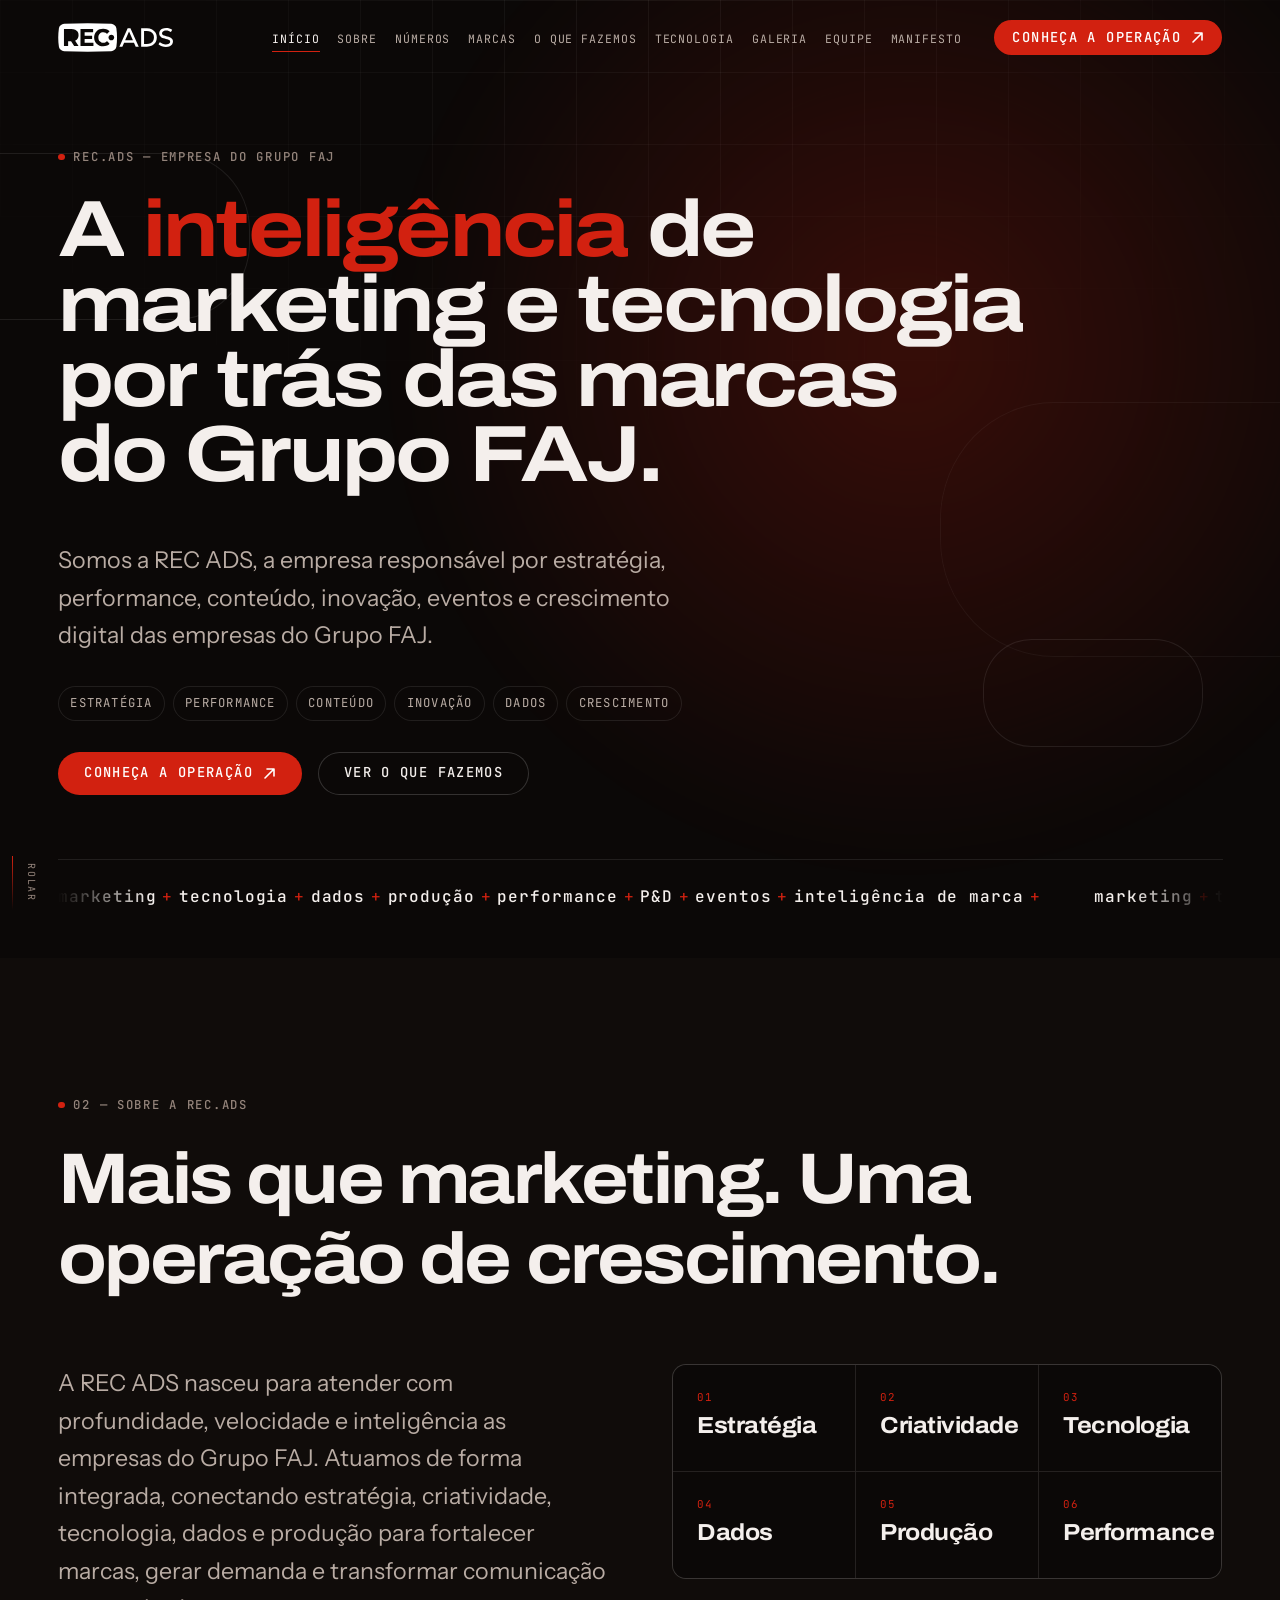
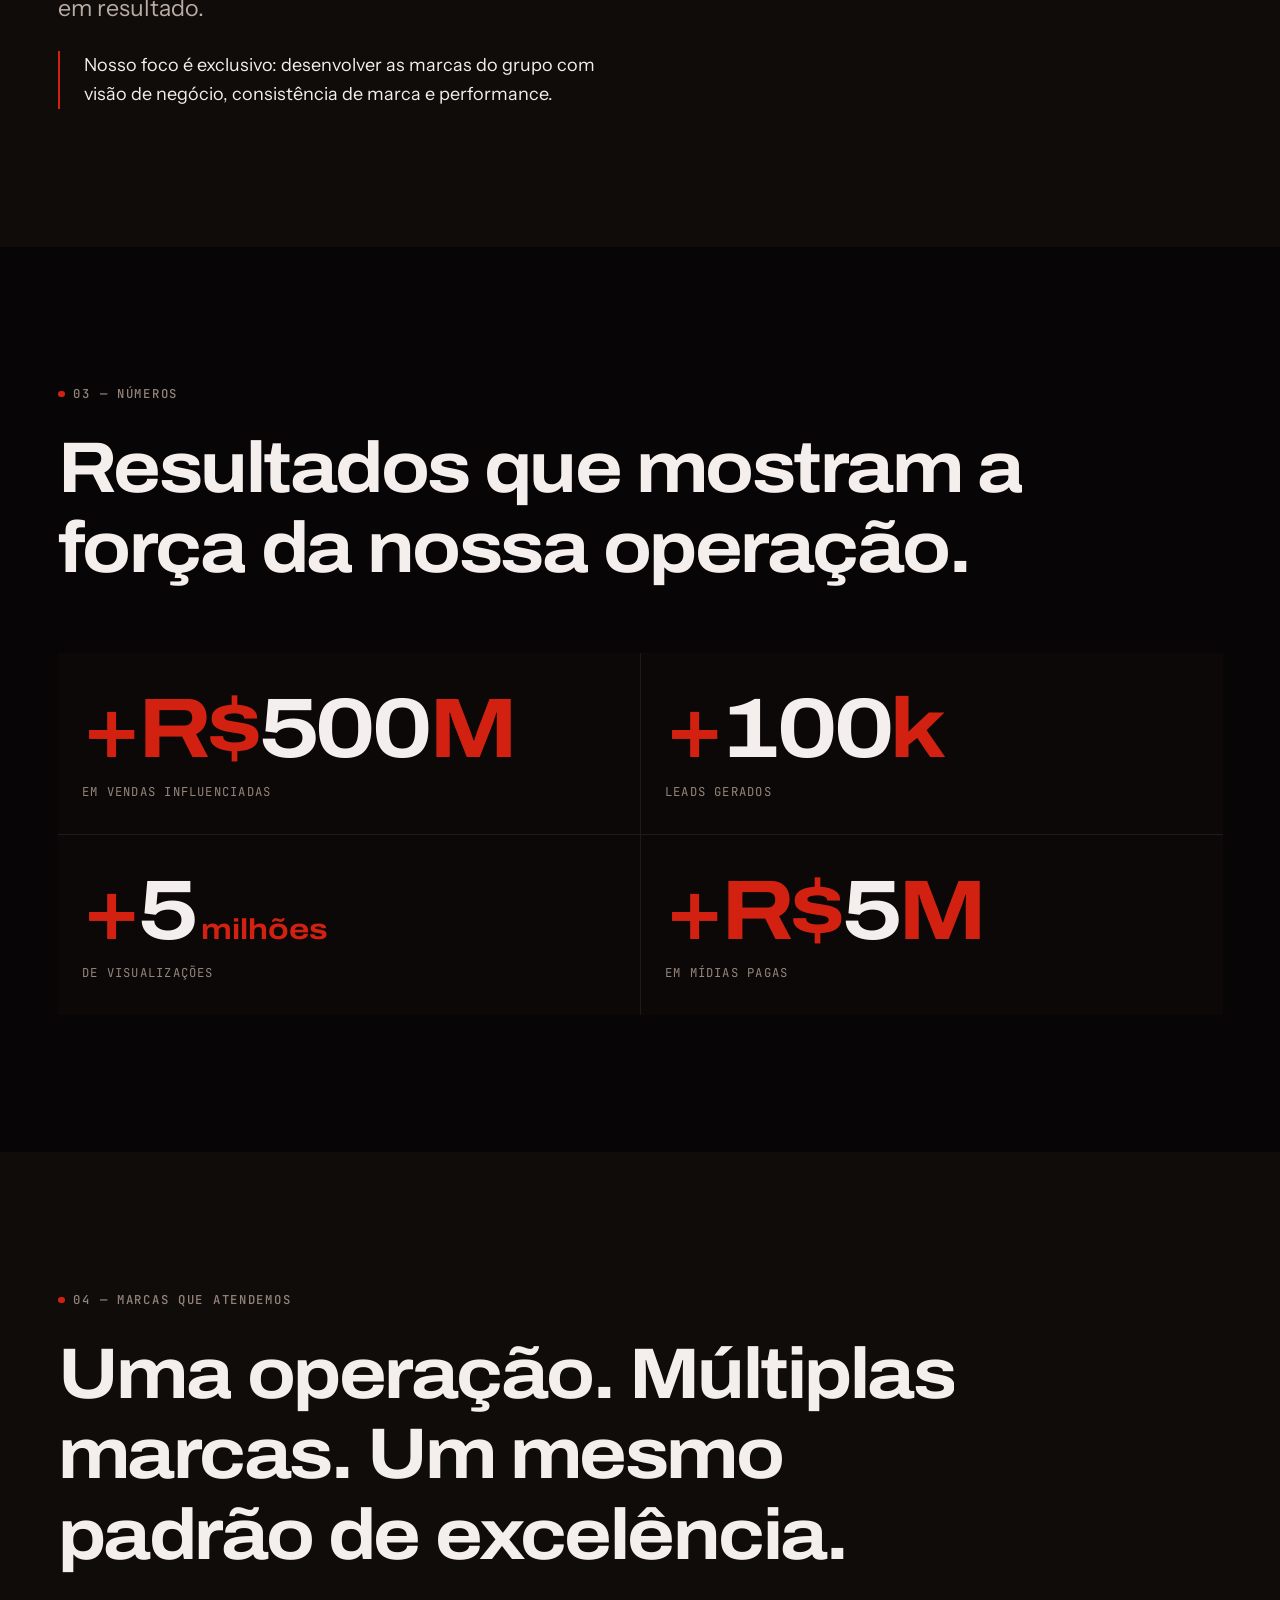
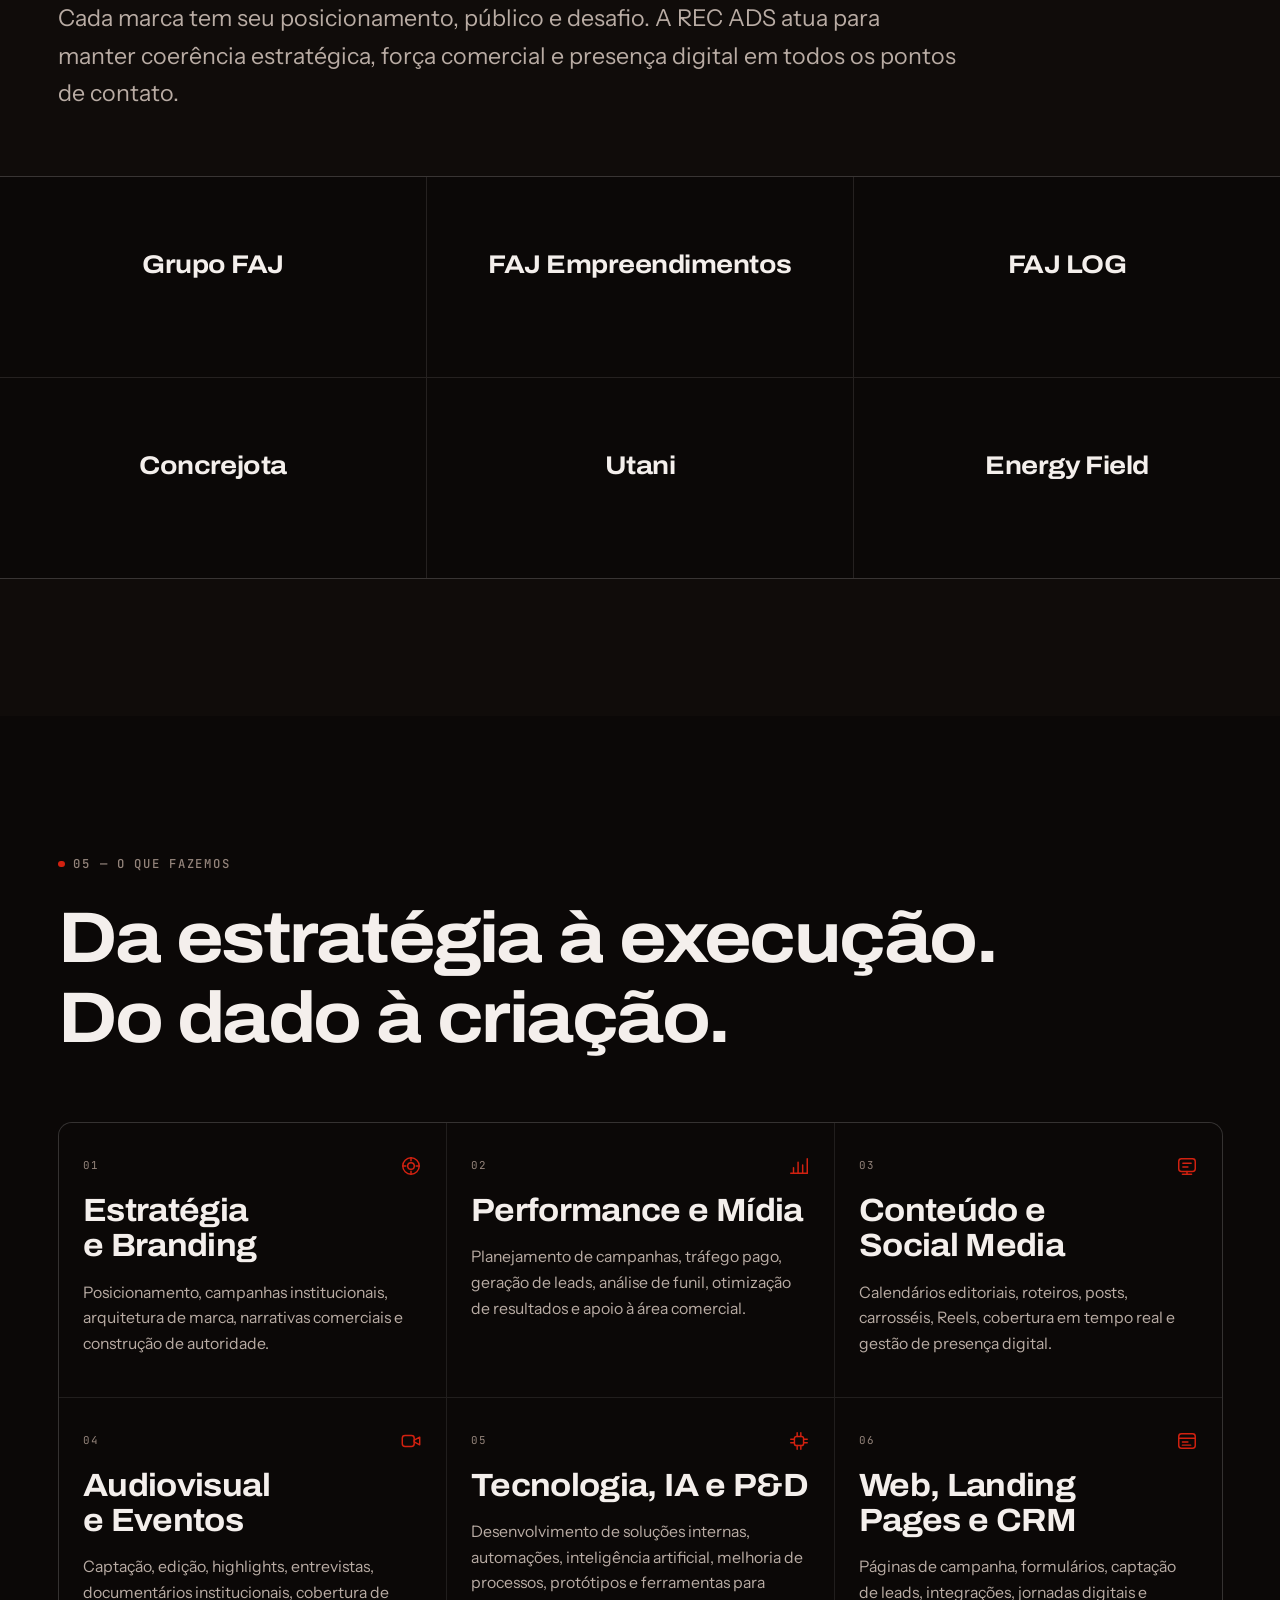
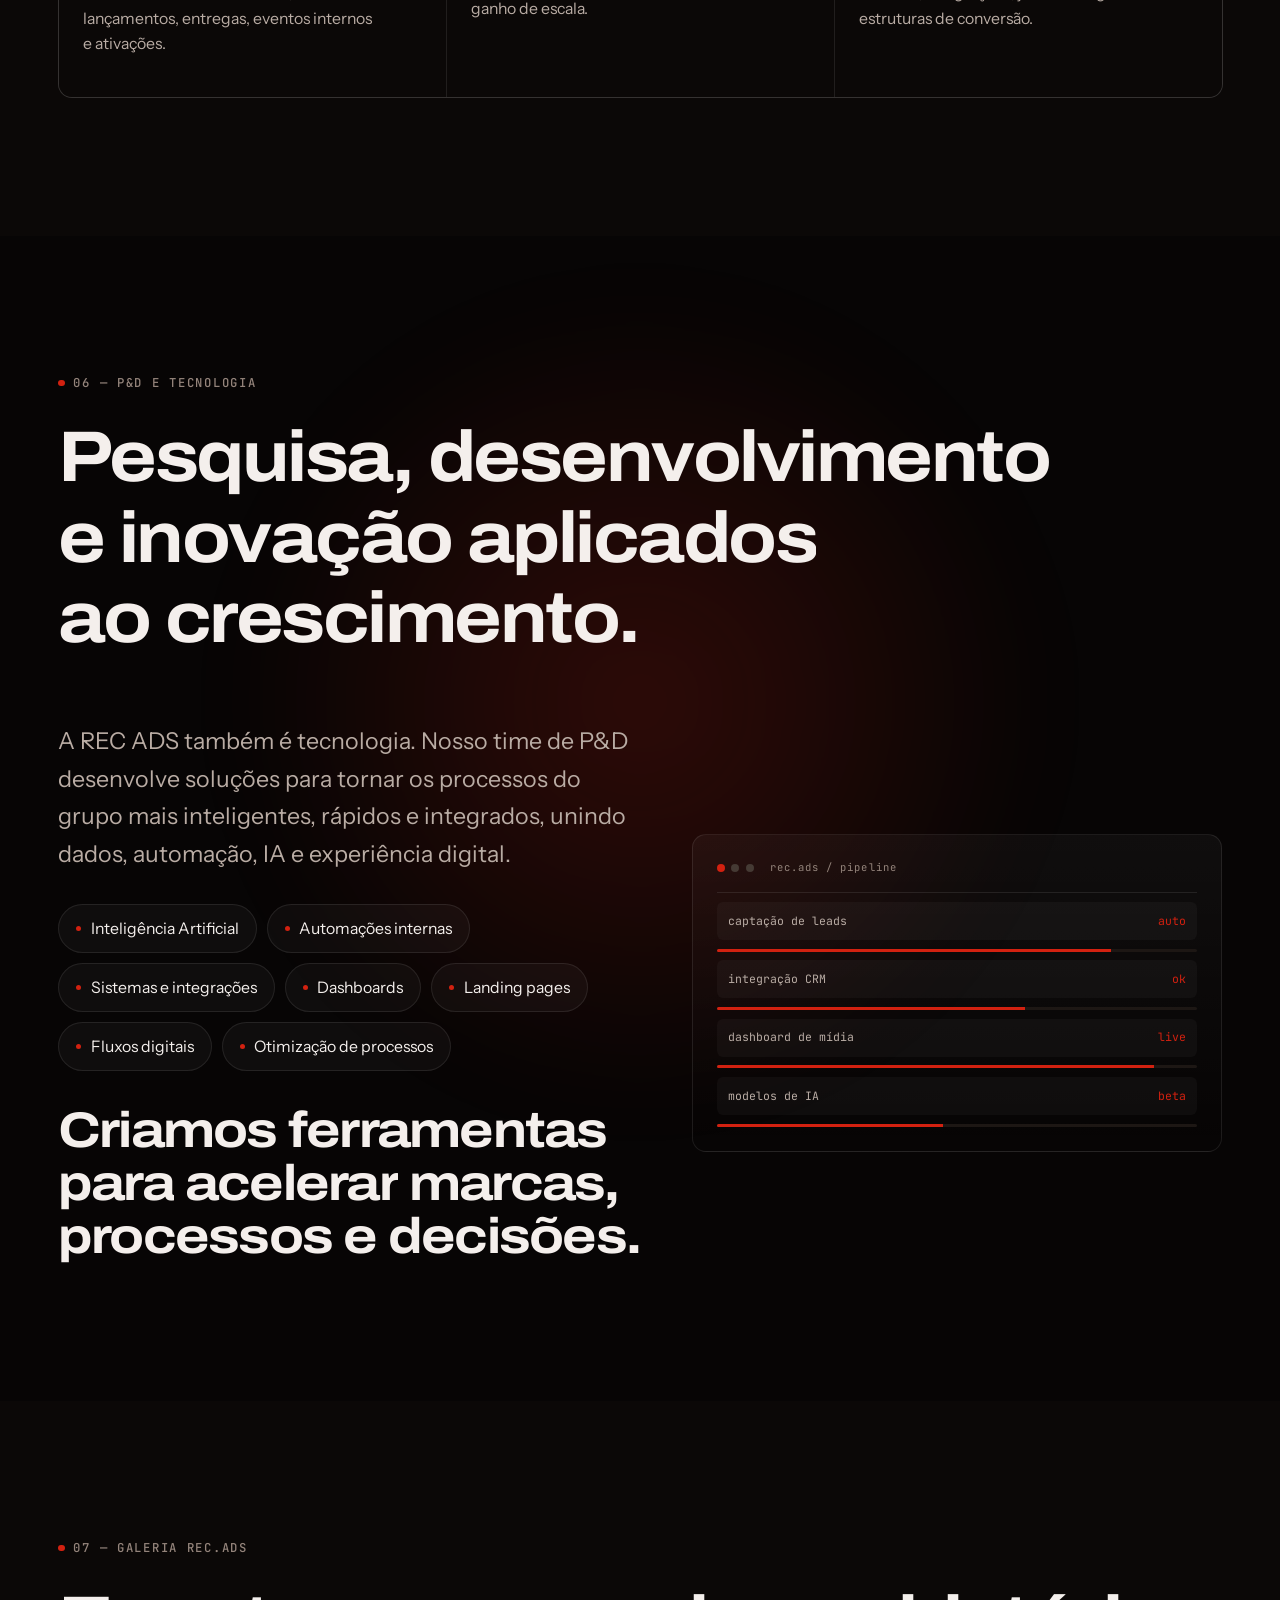
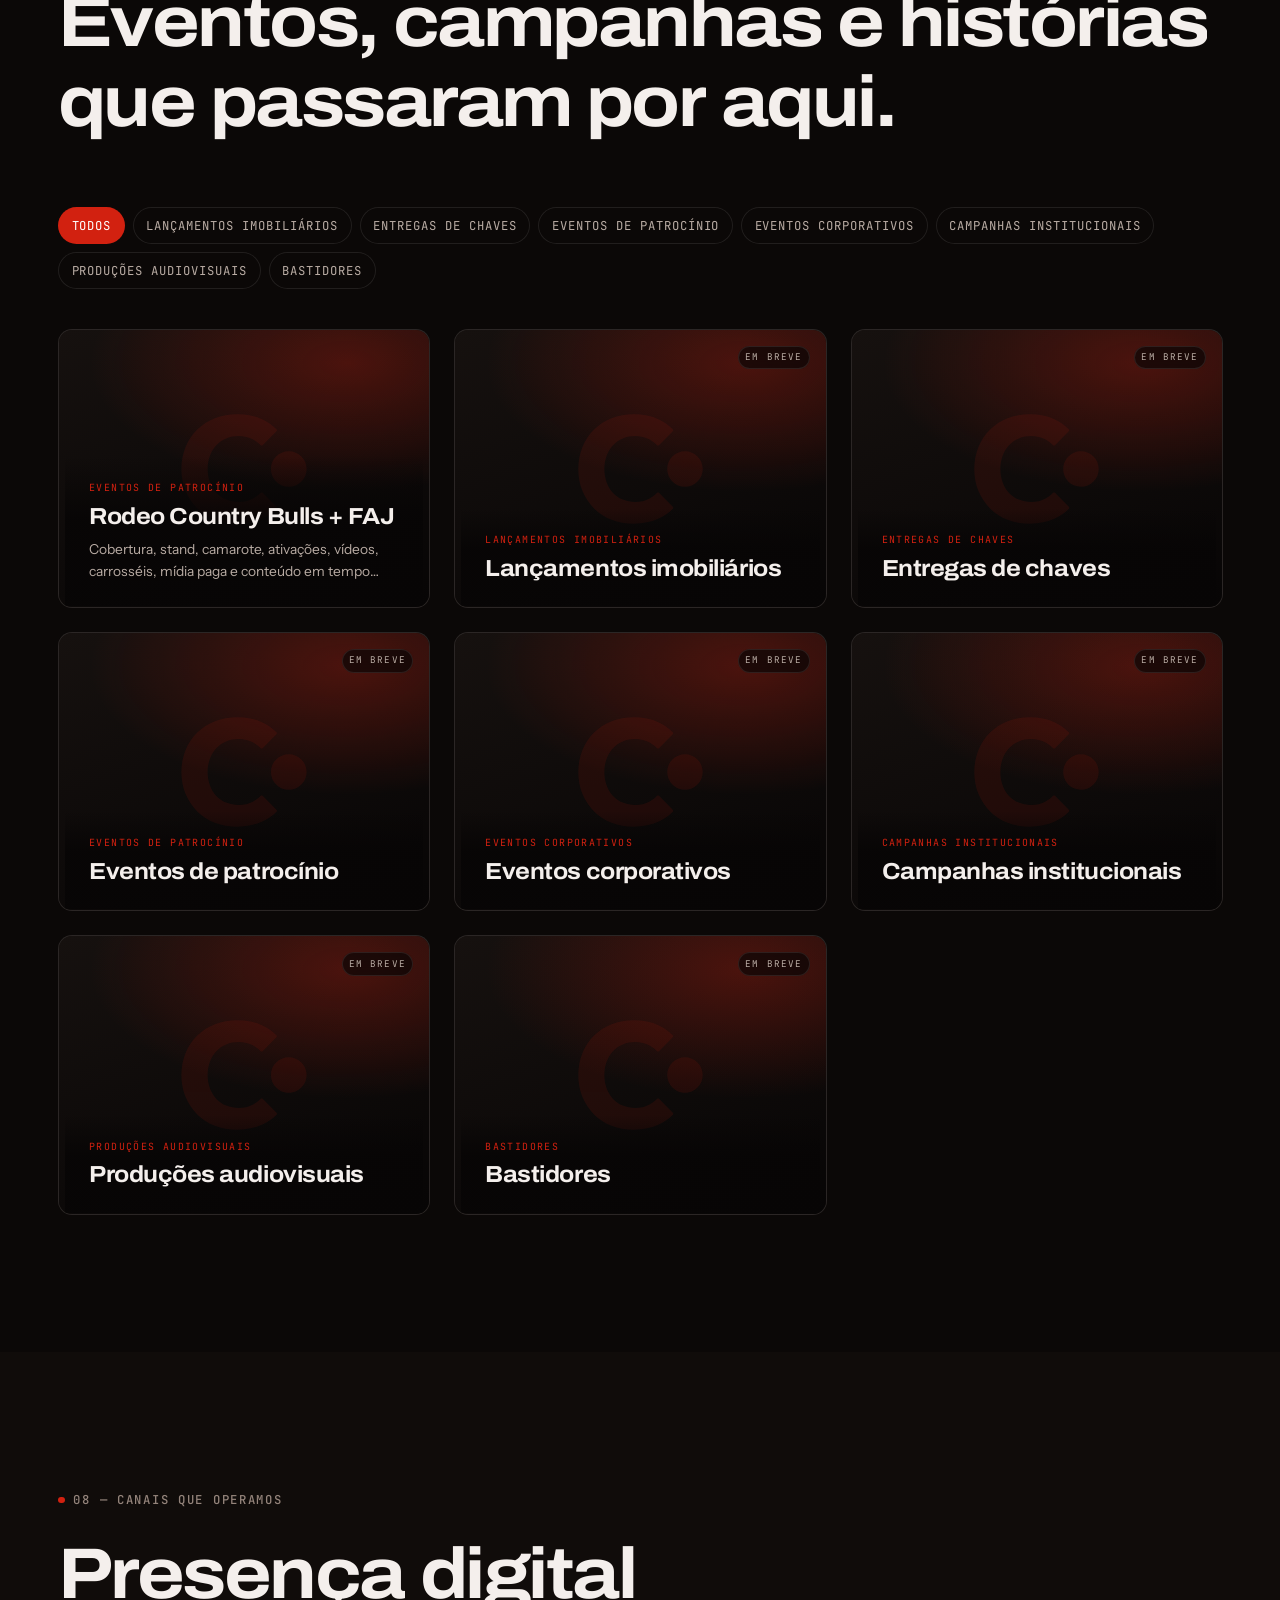
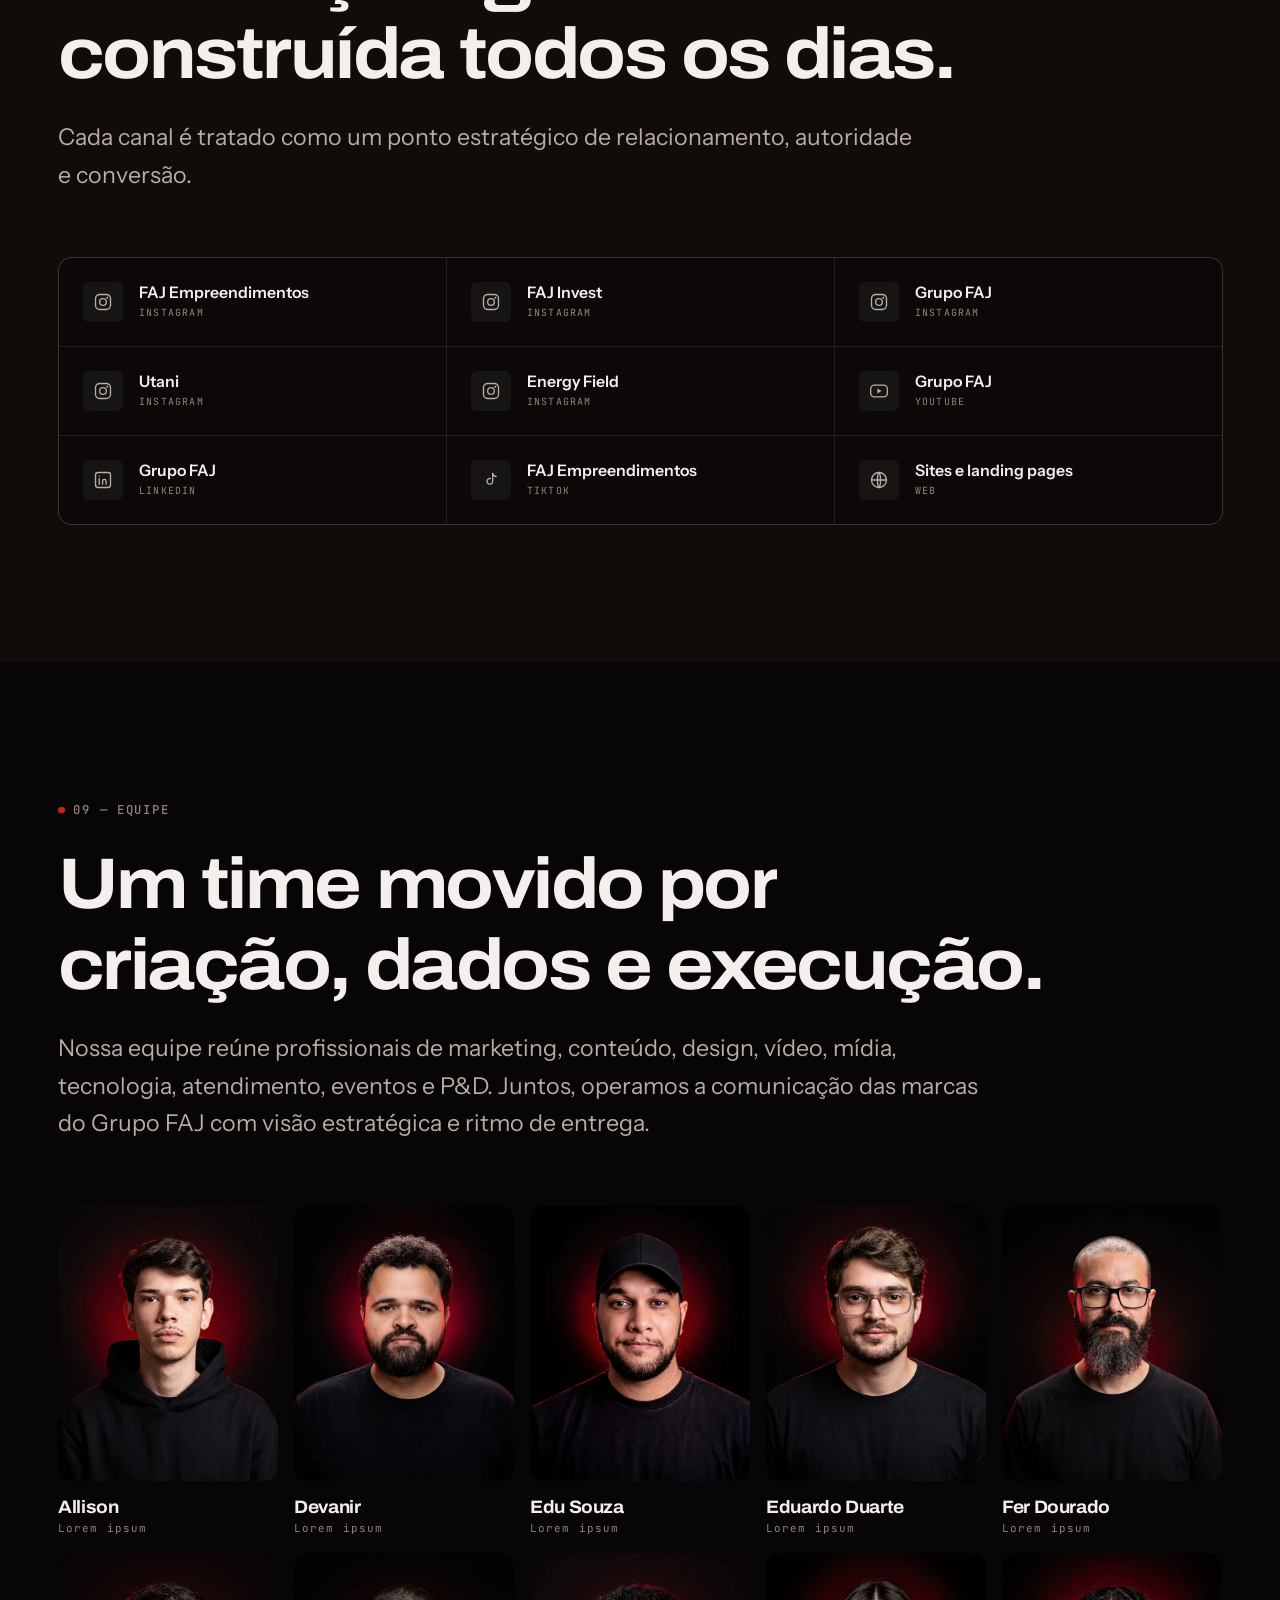
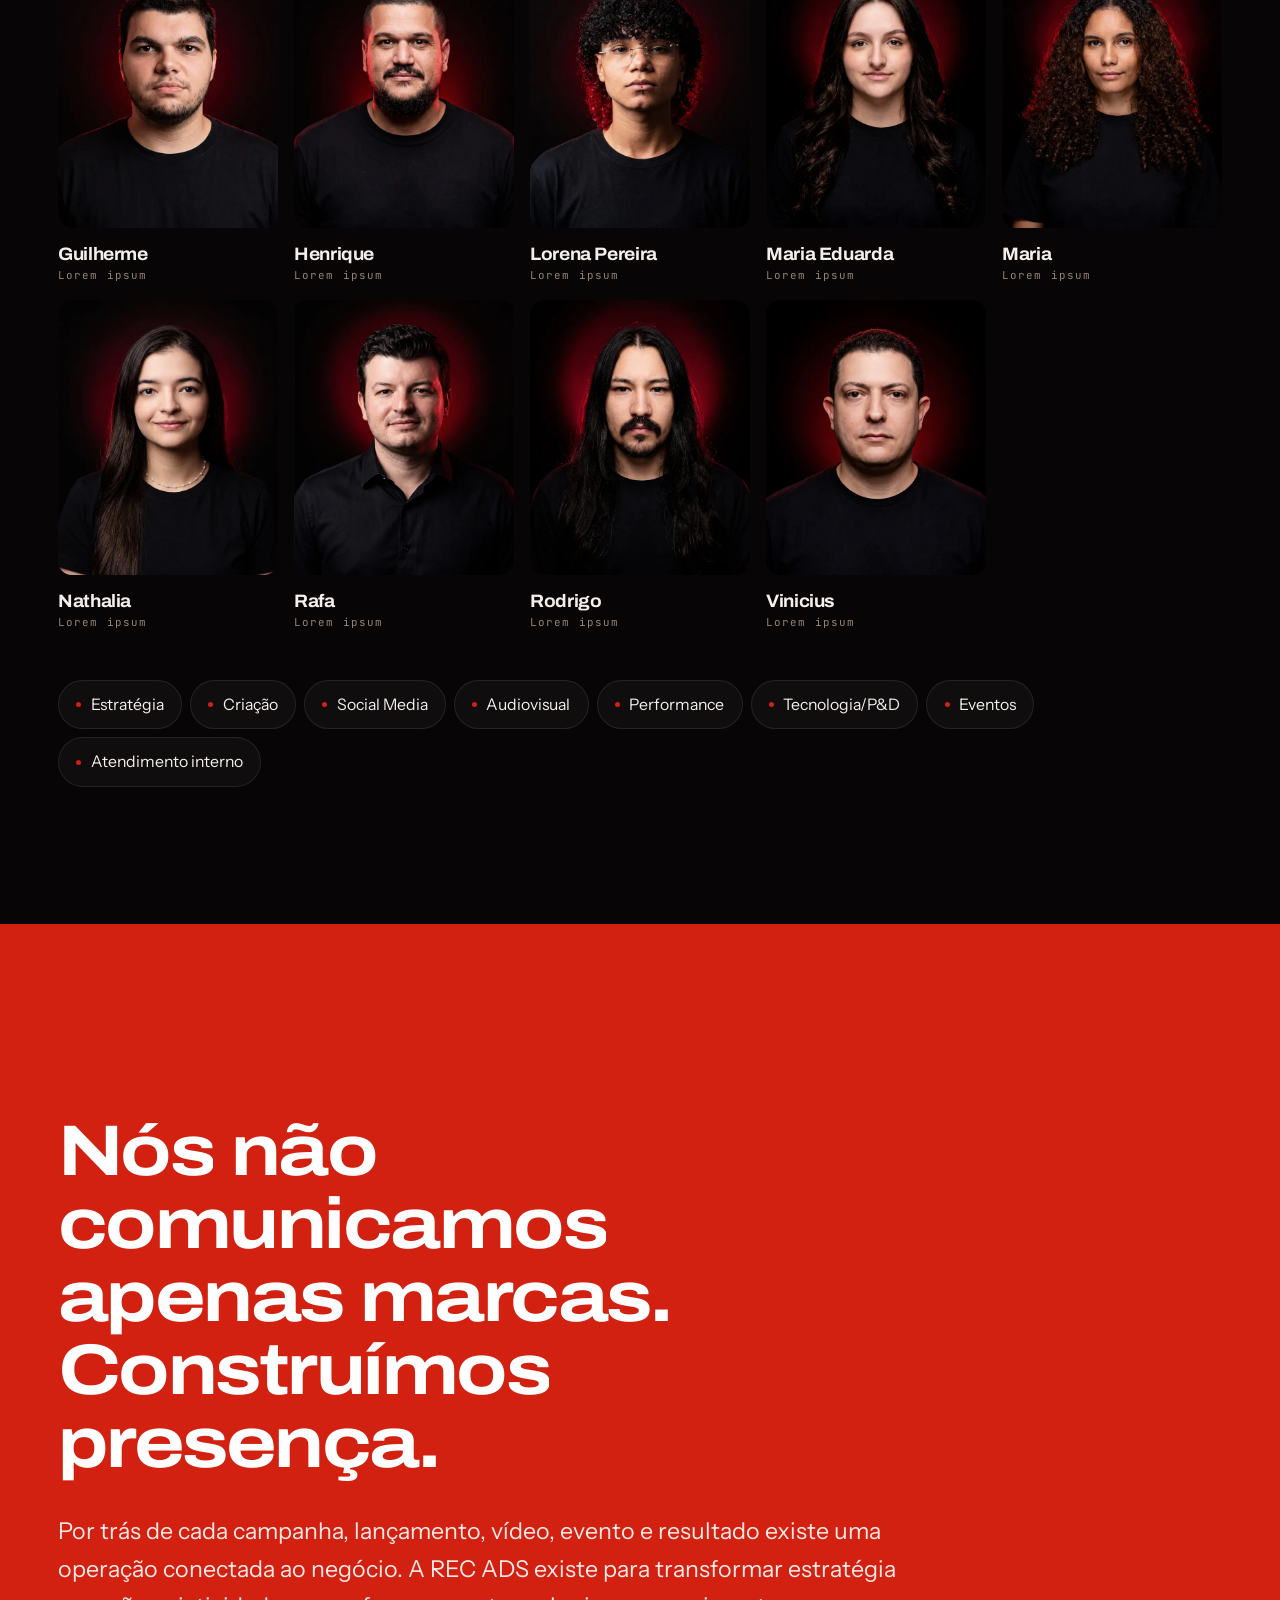
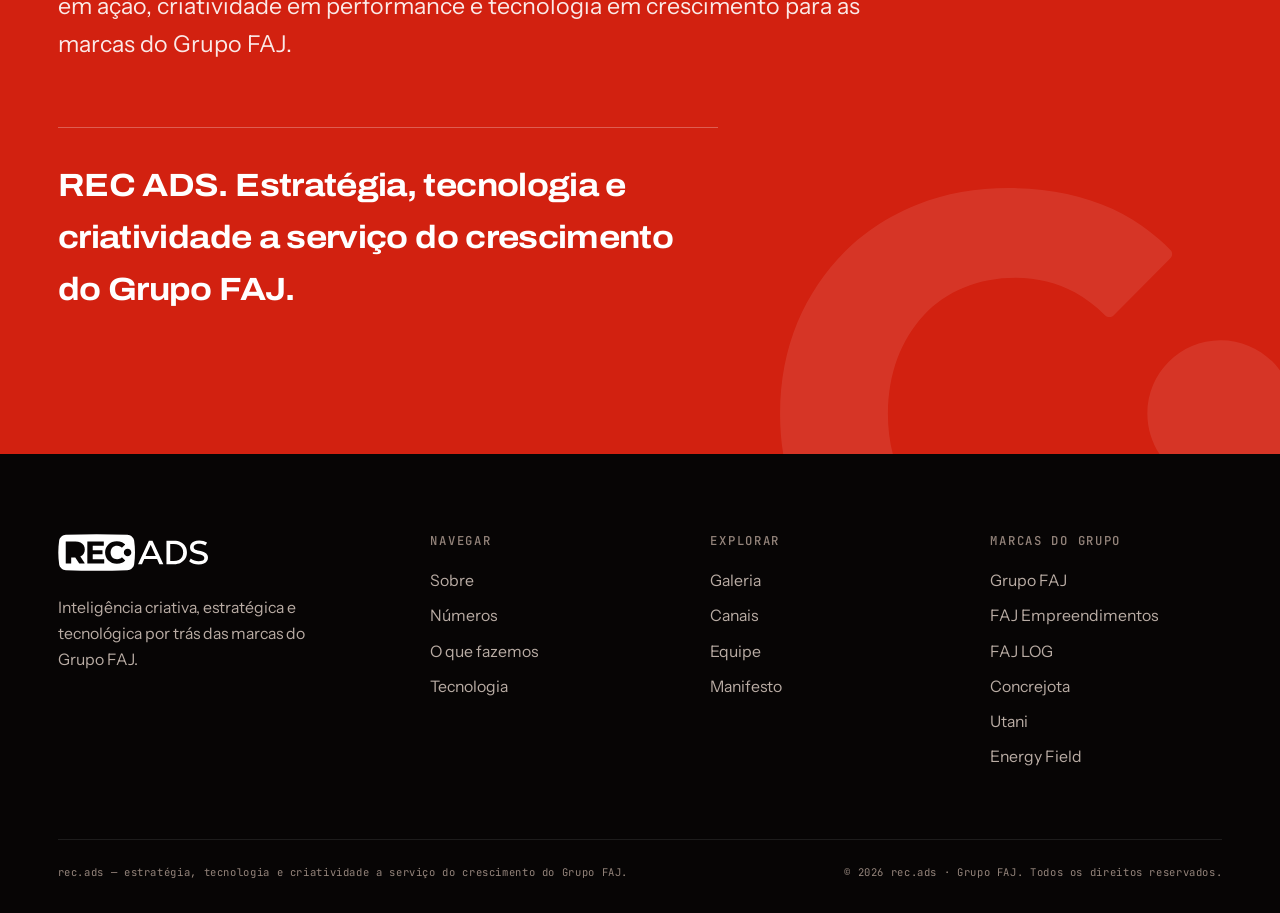
<file: index.html>
<!DOCTYPE html>
<html lang="pt-BR">
<head>
<meta charset="utf-8">
<meta name="viewport" content="width=device-width, initial-scale=1">
<title>rec.ads | Inteligência de Marketing e Tecnologia do Grupo FAJ</title>
<meta name="description" content="A rec.ads é a inteligência criativa, estratégica e tecnológica por trás das marcas do Grupo FAJ, unindo marketing, dados, produção, performance, P&amp;D, eventos e inovação.">
<meta name="theme-color" content="#0b0807">
<meta name="robots" content="index, follow">
<link rel="canonical" href="https://recads.com.br/">

<!-- Open Graph / Twitter -->
<meta property="og:type" content="website">
<meta property="og:locale" content="pt_BR">
<meta property="og:site_name" content="rec.ads">
<meta property="og:title" content="rec.ads | Inteligência de Marketing e Tecnologia do Grupo FAJ">
<meta property="og:description" content="A rec.ads é a inteligência criativa, estratégica e tecnológica por trás das marcas do Grupo FAJ, unindo marketing, dados, produção, performance, P&amp;D, eventos e inovação.">
<meta property="og:url" content="https://recads.com.br/">
<meta property="og:image" content="assets/og/recads-og.png">
<meta property="og:image:width" content="1200">
<meta property="og:image:height" content="630">
<meta property="og:image:alt" content="rec.ads — inteligência criativa, estratégica e tecnológica do Grupo FAJ">
<meta name="twitter:card" content="summary_large_image">
<meta name="twitter:title" content="rec.ads | Inteligência de Marketing e Tecnologia do Grupo FAJ">
<meta name="twitter:description" content="A inteligência criativa, estratégica e tecnológica por trás das marcas do Grupo FAJ.">
<meta name="twitter:image" content="assets/og/recads-og.png">

<link rel="icon" href="assets/logo/favicon.svg" type="image/svg+xml">
<link rel="apple-touch-icon" href="assets/logo/favicon.svg">

<link rel="preconnect" href="https://fonts.googleapis.com">
<link rel="preconnect" href="https://fonts.gstatic.com" crossorigin>
<link rel="stylesheet" href="https://fonts.googleapis.com/css2?family=Archivo:wdth,wght@62..125,100..900&family=Instrument+Sans:wght@400..700&family=JetBrains+Mono:wght@400;500&display=swap">

<link rel="stylesheet" href="assets/css/tokens.css">
<link rel="stylesheet" href="assets/css/style.css">

<script type="application/ld+json">
{
  "@context": "https://schema.org",
  "@type": "Organization",
  "name": "rec.ads",
  "alternateName": "REC.ADS",
  "url": "https://recads.com.br/",
  "logo": "assets/logo/recads-horizontal.svg",
  "description": "Empresa do Grupo FAJ responsável por marketing, tecnologia, dados, produção, performance, P&D, eventos e inteligência de marca.",
  "parentOrganization": { "@type": "Organization", "name": "Grupo FAJ" }
}
</script>
</head>

<body>
<a class="skip-link" href="#main">Pular para o conteúdo</a>

<!-- ====================================================== HEADER ======== -->
<header class="header" id="header">
  <div class="wrap header__inner">
    <a class="header__logo" href="#inicio" aria-label="rec.ads — início">
      <img src="assets/logo/recads-horizontal-branco.svg" alt="rec.ads" width="847" height="214">
    </a>

    <nav class="nav" aria-label="Navegação principal">
      <ul class="nav__list">
        <li><a class="nav__link" href="#inicio">Início</a></li>
        <li><a class="nav__link" href="#sobre">Sobre</a></li>
        <li><a class="nav__link" href="#numeros">Números</a></li>
        <li><a class="nav__link" href="#marcas">Marcas</a></li>
        <li><a class="nav__link" href="#fazemos">O que fazemos</a></li>
        <li><a class="nav__link" href="#tecnologia">Tecnologia</a></li>
        <li><a class="nav__link" href="#galeria">Galeria</a></li>
        <li><a class="nav__link" href="#equipe">Equipe</a></li>
        <li><a class="nav__link" href="#manifesto">Manifesto</a></li>
      </ul>
    </nav>

    <a class="btn btn--sm header__cta" href="#sobre">
      Conheça a operação
      <svg class="btn__arrow" width="13" height="13" viewBox="0 0 13 13" fill="none" aria-hidden="true">
        <path d="M2 11 11 2M11 2H4M11 2v7" stroke="currentColor" stroke-width="1.6" stroke-linecap="round" stroke-linejoin="round"/>
      </svg>
    </a>

    <button class="burger" id="burger" aria-label="Abrir menu" aria-expanded="false" aria-controls="menu">
      <span></span><span></span><span></span>
    </button>
  </div>
</header>

<!-- menu mobile -->
<div class="menu" id="menu" aria-hidden="true">
  <nav aria-label="Navegação mobile">
    <ul class="menu__list">
      <li><a class="menu__link" href="#inicio"><span class="menu__num">01</span> Início</a></li>
      <li><a class="menu__link" href="#sobre"><span class="menu__num">02</span> Sobre</a></li>
      <li><a class="menu__link" href="#numeros"><span class="menu__num">03</span> Números</a></li>
      <li><a class="menu__link" href="#marcas"><span class="menu__num">04</span> Marcas</a></li>
      <li><a class="menu__link" href="#fazemos"><span class="menu__num">05</span> O que fazemos</a></li>
      <li><a class="menu__link" href="#tecnologia"><span class="menu__num">06</span> Tecnologia</a></li>
      <li><a class="menu__link" href="#galeria"><span class="menu__num">07</span> Galeria</a></li>
      <li><a class="menu__link" href="#equipe"><span class="menu__num">08</span> Equipe</a></li>
      <li><a class="menu__link" href="#manifesto"><span class="menu__num">09</span> Manifesto</a></li>
    </ul>
  </nav>
  <div class="menu__foot">
    <span class="eyebrow">rec.ads — Grupo FAJ</span>
  </div>
</div>

<main id="main">

<!-- ======================================================== HERO ======== -->
<section class="hero" id="inicio">
  <div class="hero__bg grid-bg" aria-hidden="true"></div>
  <div class="hero__glow" aria-hidden="true"></div>
  <div class="hero__shapes" aria-hidden="true">
    <div class="pill-outline"></div>
    <div class="pill-outline"></div>
    <div class="pill-outline"></div>
  </div>

  <div class="wrap">
    <p class="eyebrow" data-reveal>rec.ads — empresa do Grupo FAJ</p>

    <div class="hero__grid">
      <h1 class="hero__title" data-split style="margin-top: var(--sp-3)">
        A <em class="hl" style="font-style: normal">inteligência</em> de marketing e tecnologia por trás das marcas do Grupo FAJ.
      </h1>

      <div style="display: grid; gap: var(--sp-4)">
        <p class="hero__lead" data-reveal style="--reveal-delay: 220ms">
          Somos a REC ADS, a empresa responsável por estratégia, performance, conteúdo,
          inovação, eventos e crescimento digital das empresas do Grupo FAJ.
        </p>

        <div class="hero__keys" data-reveal style="--reveal-delay: 320ms">
          <span class="key">estratégia</span>
          <span class="key">performance</span>
          <span class="key">conteúdo</span>
          <span class="key">inovação</span>
          <span class="key">dados</span>
          <span class="key">crescimento</span>
        </div>

        <div class="hero__actions" data-reveal style="--reveal-delay: 420ms">
          <a class="btn" href="#sobre">
            Conheça a operação
            <svg class="btn__arrow" width="13" height="13" viewBox="0 0 13 13" fill="none" aria-hidden="true">
              <path d="M2 11 11 2M11 2H4M11 2v7" stroke="currentColor" stroke-width="1.6" stroke-linecap="round" stroke-linejoin="round"/>
            </svg>
          </a>
          <a class="btn btn--ghost" href="#fazemos">Ver o que fazemos</a>
        </div>
      </div>
    </div>

    <div class="hero__foot" data-reveal style="--reveal-delay: 520ms">
      <!-- A frase aparece 2x por faixa (e 2 faixas) para o loop nao abrir
           buraco: cada faixa precisa cobrir a largura do container. -->
      <div class="marquee" style="--speed: 46s">
        <div class="marquee__track">
          <p class="hero__equation">
            <b>marketing</b><span class="plus">+</span><b>tecnologia</b><span class="plus">+</span><b>dados</b><span class="plus">+</span><b>produção</b><span class="plus">+</span><b>performance</b><span class="plus">+</span><b>P&amp;D</b><span class="plus">+</span><b>eventos</b><span class="plus">+</span><b>inteligência de marca</b><span class="plus">+</span>
          </p>
          <p class="hero__equation" aria-hidden="true">
            <b>marketing</b><span class="plus">+</span><b>tecnologia</b><span class="plus">+</span><b>dados</b><span class="plus">+</span><b>produção</b><span class="plus">+</span><b>performance</b><span class="plus">+</span><b>P&amp;D</b><span class="plus">+</span><b>eventos</b><span class="plus">+</span><b>inteligência de marca</b><span class="plus">+</span>
          </p>
        </div>
        <div class="marquee__track" aria-hidden="true">
          <p class="hero__equation">
            <b>marketing</b><span class="plus">+</span><b>tecnologia</b><span class="plus">+</span><b>dados</b><span class="plus">+</span><b>produção</b><span class="plus">+</span><b>performance</b><span class="plus">+</span><b>P&amp;D</b><span class="plus">+</span><b>eventos</b><span class="plus">+</span><b>inteligência de marca</b><span class="plus">+</span>
          </p>
          <p class="hero__equation">
            <b>marketing</b><span class="plus">+</span><b>tecnologia</b><span class="plus">+</span><b>dados</b><span class="plus">+</span><b>produção</b><span class="plus">+</span><b>performance</b><span class="plus">+</span><b>P&amp;D</b><span class="plus">+</span><b>eventos</b><span class="plus">+</span><b>inteligência de marca</b><span class="plus">+</span>
          </p>
        </div>
      </div>
    </div>
  </div>

  <span class="scroll-cue" aria-hidden="true">rolar</span>
</section>

<!-- ======================================================= SOBRE ======== -->
<section class="section section--surface" id="sobre">
  <div class="wrap">
    <div class="section-head">
      <p class="eyebrow" data-reveal>02 — Sobre a rec.ads</p>
      <h2 class="section-head__title" data-split>Mais que marketing. Uma operação de crescimento.</h2>
    </div>

    <div class="about__grid">
      <div class="about__text">
        <p class="about__body" data-reveal>
          A REC ADS nasceu para atender com profundidade, velocidade e inteligência as
          empresas do Grupo FAJ. Atuamos de forma integrada, conectando estratégia,
          criatividade, tecnologia, dados e produção para fortalecer marcas, gerar demanda
          e transformar comunicação em resultado.
        </p>
        <p class="about__note" data-reveal style="--reveal-delay: 140ms">
          Nosso foco é exclusivo: desenvolver as marcas do grupo com visão de negócio,
          consistência de marca e performance.
        </p>
      </div>

      <div class="pillars" data-reveal style="--reveal-delay: 200ms">
        <article class="pillar"><span class="pillar__n">01</span><h3 class="pillar__t">Estratégia</h3></article>
        <article class="pillar"><span class="pillar__n">02</span><h3 class="pillar__t">Criatividade</h3></article>
        <article class="pillar"><span class="pillar__n">03</span><h3 class="pillar__t">Tecnologia</h3></article>
        <article class="pillar"><span class="pillar__n">04</span><h3 class="pillar__t">Dados</h3></article>
        <article class="pillar"><span class="pillar__n">05</span><h3 class="pillar__t">Produção</h3></article>
        <article class="pillar"><span class="pillar__n">06</span><h3 class="pillar__t">Performance</h3></article>
      </div>
    </div>
  </div>
</section>

<!-- ====================================================== NÚMEROS ======= -->
<section class="section section--deep" id="numeros">
  <div class="wrap">
    <div class="section-head">
      <p class="eyebrow" data-reveal>03 — Números</p>
      <h2 class="section-head__title" data-split>Resultados que mostram a força da nossa operação.</h2>
    </div>
  </div>

  <div class="wrap">
    <div class="stats" data-reveal>
      <article class="stat">
        <p class="stat__v"><span class="stat__pre">+R$</span><span class="counter" data-to="500">0</span><span class="stat__suf">M</span></p>
        <p class="stat__l">em vendas influenciadas</p>
      </article>
      <article class="stat">
        <p class="stat__v"><span class="stat__pre">+</span><span class="counter" data-to="100">0</span><span class="stat__suf">k</span></p>
        <p class="stat__l">leads gerados</p>
      </article>
      <article class="stat">
        <p class="stat__v"><span class="stat__pre">+</span><span class="counter" data-to="5">0</span><span class="stat__suf" style="font-size: 0.34em; letter-spacing: 0; padding-left: 0.25em">milhões</span></p>
        <p class="stat__l">de visualizações</p>
      </article>
      <article class="stat">
        <p class="stat__v"><span class="stat__pre">+R$</span><span class="counter" data-to="5">0</span><span class="stat__suf">M</span></p>
        <p class="stat__l">em mídias pagas</p>
      </article>
    </div>
  </div>
</section>

<!-- ======================================================= MARCAS ======= -->
<section class="section section--surface" id="marcas">
  <div class="wrap">
    <div class="section-head">
      <p class="eyebrow" data-reveal>04 — Marcas que atendemos</p>
      <h2 class="section-head__title" data-split>Uma operação. Múltiplas marcas. Um mesmo padrão de excelência.</h2>
      <p class="section-head__lead" data-reveal style="--reveal-delay: 160ms">
        Cada marca tem seu posicionamento, público e desafio. A REC ADS atua para manter
        coerência estratégica, força comercial e presença digital em todos os pontos de contato.
      </p>
    </div>
  </div>

  <!-- Grade tipográfica: os arquivos de logo das marcas ainda não foram
       disponibilizados. Para trocar, substituir .brand__name por <img>. -->
  <div class="brands" data-reveal>
    <div class="brand"><span class="brand__name">Grupo FAJ</span><span class="brand__tag">holding</span></div>
    <div class="brand"><span class="brand__name">FAJ Empreendimentos</span><span class="brand__tag">incorporação</span></div>
    <div class="brand"><span class="brand__name">FAJ LOG</span><span class="brand__tag">logística</span></div>
    <div class="brand"><span class="brand__name">Concrejota</span><span class="brand__tag">indústria</span></div>
    <div class="brand"><span class="brand__name">Utani</span><span class="brand__tag">marca</span></div>
    <div class="brand"><span class="brand__name">Energy Field</span><span class="brand__tag">energia</span></div>
  </div>
</section>

<!-- ================================================== O QUE FAZEMOS ===== -->
<section class="section" id="fazemos">
  <div class="wrap">
    <div class="section-head">
      <p class="eyebrow" data-reveal>05 — O que fazemos</p>
      <h2 class="section-head__title" data-split>Da estratégia à execução. Do dado à criação.</h2>
    </div>

    <div class="services" data-reveal>
      <article class="service card--glow">
        <div class="service__top">
          <span class="service__n">01</span>
          <svg class="service__icon" width="22" height="22" viewBox="0 0 24 24" fill="none" aria-hidden="true">
            <circle cx="12" cy="12" r="9" stroke="currentColor" stroke-width="1.6"/>
            <circle cx="12" cy="12" r="3.6" stroke="currentColor" stroke-width="1.6"/>
            <path d="M12 3v3.4M12 17.6V21M3 12h3.4M17.6 12H21" stroke="currentColor" stroke-width="1.6" stroke-linecap="round"/>
          </svg>
        </div>
        <h3 class="service__t">Estratégia e Branding</h3>
        <p class="service__d">Posicionamento, campanhas institucionais, arquitetura de marca, narrativas comerciais e construção de autoridade.</p>
        <span class="service__bar"></span>
      </article>

      <article class="service card--glow">
        <div class="service__top">
          <span class="service__n">02</span>
          <svg class="service__icon" width="22" height="22" viewBox="0 0 24 24" fill="none" aria-hidden="true">
            <path d="M3 20h18" stroke="currentColor" stroke-width="1.6" stroke-linecap="round"/>
            <path d="M6 20v-6M11 20V8M16 20v-9M21 20V4" stroke="currentColor" stroke-width="1.6" stroke-linecap="round"/>
          </svg>
        </div>
        <h3 class="service__t">Performance e Mídia</h3>
        <p class="service__d">Planejamento de campanhas, tráfego pago, geração de leads, análise de funil, otimização de resultados e apoio à área comercial.</p>
        <span class="service__bar"></span>
      </article>

      <article class="service card--glow">
        <div class="service__top">
          <span class="service__n">03</span>
          <svg class="service__icon" width="22" height="22" viewBox="0 0 24 24" fill="none" aria-hidden="true">
            <rect x="3" y="4" width="18" height="14" rx="3" stroke="currentColor" stroke-width="1.6"/>
            <path d="M7 21h10M12 18v3" stroke="currentColor" stroke-width="1.6" stroke-linecap="round"/>
            <path d="M7.5 9h9M7.5 13h5.5" stroke="currentColor" stroke-width="1.6" stroke-linecap="round"/>
          </svg>
        </div>
        <h3 class="service__t">Conteúdo e Social Media</h3>
        <p class="service__d">Calendários editoriais, roteiros, posts, carrosséis, Reels, cobertura em tempo real e gestão de presença digital.</p>
        <span class="service__bar"></span>
      </article>

      <article class="service card--glow">
        <div class="service__top">
          <span class="service__n">04</span>
          <svg class="service__icon" width="22" height="22" viewBox="0 0 24 24" fill="none" aria-hidden="true">
            <rect x="2.5" y="6" width="13" height="12" rx="3" stroke="currentColor" stroke-width="1.6"/>
            <path d="m15.5 11 6-3.2v8.4l-6-3.2z" stroke="currentColor" stroke-width="1.6" stroke-linejoin="round"/>
          </svg>
        </div>
        <h3 class="service__t">Audiovisual e Eventos</h3>
        <p class="service__d">Captação, edição, highlights, entrevistas, documentários institucionais, cobertura de lançamentos, entregas, eventos internos e ativações.</p>
        <span class="service__bar"></span>
      </article>

      <article class="service card--glow">
        <div class="service__top">
          <span class="service__n">05</span>
          <svg class="service__icon" width="22" height="22" viewBox="0 0 24 24" fill="none" aria-hidden="true">
            <rect x="7" y="7" width="10" height="10" rx="2.4" stroke="currentColor" stroke-width="1.6"/>
            <path d="M10 3v4M14 3v4M10 17v4M14 17v4M3 10h4M3 14h4M17 10h4M17 14h4" stroke="currentColor" stroke-width="1.6" stroke-linecap="round"/>
          </svg>
        </div>
        <h3 class="service__t">Tecnologia, IA e P&amp;D</h3>
        <p class="service__d">Desenvolvimento de soluções internas, automações, inteligência artificial, melhoria de processos, protótipos e ferramentas para ganho de escala.</p>
        <span class="service__bar"></span>
      </article>

      <article class="service card--glow">
        <div class="service__top">
          <span class="service__n">06</span>
          <svg class="service__icon" width="22" height="22" viewBox="0 0 24 24" fill="none" aria-hidden="true">
            <rect x="3" y="4" width="18" height="16" rx="3" stroke="currentColor" stroke-width="1.6"/>
            <path d="M3 9h18" stroke="currentColor" stroke-width="1.6"/>
            <path d="M7 13h6M7 16.5h9" stroke="currentColor" stroke-width="1.6" stroke-linecap="round"/>
          </svg>
        </div>
        <h3 class="service__t">Web, Landing Pages e CRM</h3>
        <p class="service__d">Páginas de campanha, formulários, captação de leads, integrações, jornadas digitais e estruturas de conversão.</p>
        <span class="service__bar"></span>
      </article>
    </div>
  </div>
</section>

<!-- ==================================================== P&D / TECH ====== -->
<section class="section section--deep tech" id="tecnologia">
  <div class="tech__glow" aria-hidden="true"></div>
  <div class="wrap">
    <div class="section-head">
      <p class="eyebrow" data-reveal>06 — P&amp;D e Tecnologia</p>
      <h2 class="section-head__title" data-split>Pesquisa, desenvolvimento e inovação aplicados ao crescimento.</h2>
    </div>

    <div class="tech__grid">
      <div style="display: grid; gap: var(--sp-4)">
        <p class="section-head__lead" data-reveal>
          A REC ADS também é tecnologia. Nosso time de P&amp;D desenvolve soluções para
          tornar os processos do grupo mais inteligentes, rápidos e integrados, unindo
          dados, automação, IA e experiência digital.
        </p>

        <div class="chips" data-reveal style="--reveal-delay: 140ms">
          <span class="chip">Inteligência Artificial</span>
          <span class="chip">Automações internas</span>
          <span class="chip">Sistemas e integrações</span>
          <span class="chip">Dashboards</span>
          <span class="chip">Landing pages</span>
          <span class="chip">Fluxos digitais</span>
          <span class="chip">Otimização de processos</span>
        </div>

        <p class="tech__quote" data-split>Criamos ferramentas para acelerar marcas, processos e decisões.</p>
      </div>

      <!-- mockup de interface: elemento visual, não é um dado real -->
      <div class="flow" data-reveal style="--reveal-delay: 200ms" aria-hidden="true">
        <div class="flow__bar">
          <span class="flow__dot"></span><span class="flow__dot"></span><span class="flow__dot"></span>
          <span style="margin-left: 0.6rem; color: var(--text-3); font-size: 0.66rem; letter-spacing: 0.1em">rec.ads / pipeline</span>
        </div>
        <div class="flow__row"><span>captação de leads</span><span>auto</span></div>
        <div class="flow__meter"><i style="--w: 82%"></i></div>
        <div class="flow__row"><span>integração CRM</span><span>ok</span></div>
        <div class="flow__meter"><i style="--w: 64%"></i></div>
        <div class="flow__row"><span>dashboard de mídia</span><span>live</span></div>
        <div class="flow__meter"><i style="--w: 91%"></i></div>
        <div class="flow__row"><span>modelos de IA</span><span>beta</span></div>
        <div class="flow__meter"><i style="--w: 47%"></i></div>
      </div>
    </div>
  </div>
</section>

<!-- ====================================================== GALERIA ======= -->
<section class="section" id="galeria">
  <div class="wrap">
    <div class="section-head">
      <p class="eyebrow" data-reveal>07 — Galeria rec.ads</p>
      <h2 class="section-head__title" data-split>Eventos, campanhas e histórias que passaram por aqui.</h2>
    </div>

    <div class="filters" id="filters" role="group" aria-label="Filtrar galeria" data-reveal></div>
    <div class="gallery" id="gallery" data-reveal></div>
  </div>
</section>

<!-- ======================================================= CANAIS ======= -->
<section class="section section--surface" id="canais">
  <div class="wrap">
    <div class="section-head">
      <p class="eyebrow" data-reveal>08 — Canais que operamos</p>
      <h2 class="section-head__title" data-split>Presença digital construída todos os dias.</h2>
      <p class="section-head__lead" data-reveal style="--reveal-delay: 160ms">
        Cada canal é tratado como um ponto estratégico de relacionamento, autoridade e conversão.
      </p>
    </div>

    <div class="channels" data-reveal id="channels"></div>
  </div>
</section>

<!-- ======================================================= EQUIPE ======= -->
<section class="section section--deep" id="equipe">
  <div class="wrap">
    <div class="section-head">
      <p class="eyebrow" data-reveal>09 — Equipe</p>
      <h2 class="section-head__title" data-split>Um time movido por criação, dados e execução.</h2>
      <p class="section-head__lead" data-reveal style="--reveal-delay: 160ms">
        Nossa equipe reúne profissionais de marketing, conteúdo, design, vídeo, mídia,
        tecnologia, atendimento, eventos e P&amp;D. Juntos, operamos a comunicação das
        marcas do Grupo FAJ com visão estratégica e ritmo de entrega.
      </p>
    </div>

    <div class="team" id="team"></div>

    <div class="areas" data-reveal>
      <span class="chip">Estratégia</span>
      <span class="chip">Criação</span>
      <span class="chip">Social Media</span>
      <span class="chip">Audiovisual</span>
      <span class="chip">Performance</span>
      <span class="chip">Tecnologia/P&amp;D</span>
      <span class="chip">Eventos</span>
      <span class="chip">Atendimento interno</span>
    </div>
  </div>
</section>

<!-- ==================================================== MANIFESTO ======= -->
<section class="section manifesto" id="manifesto">
  <img class="manifesto__mark" src="assets/logo/recads-c.svg" alt="" aria-hidden="true"
       style="filter: brightness(0) invert(1)" width="185" height="166">
  <div class="wrap">
    <p class="eyebrow" data-reveal style="color: rgba(255,255,255,.75)">10 — Manifesto</p>
    <h2 class="manifesto__t" data-split style="margin-top: var(--sp-3)">
      Nós não comunicamos apenas marcas. Construímos presença.
    </h2>
    <p class="manifesto__p" data-reveal style="--reveal-delay: 200ms; margin-top: var(--sp-4)">
      Por trás de cada campanha, lançamento, vídeo, evento e resultado existe uma operação
      conectada ao negócio. A REC ADS existe para transformar estratégia em ação,
      criatividade em performance e tecnologia em crescimento para as marcas do Grupo FAJ.
    </p>
    <p class="manifesto__end" data-reveal style="--reveal-delay: 300ms">
      REC ADS. Estratégia, tecnologia e criatividade a serviço do crescimento do Grupo FAJ.
    </p>
  </div>
</section>

</main>

<!-- ======================================================= FOOTER ======= -->
<footer class="footer">
  <div class="wrap">
    <div class="footer__grid">
      <div class="footer__brand">
        <a class="footer__logo" href="#inicio" aria-label="rec.ads — início">
          <img src="assets/logo/recads-horizontal-branco.svg" alt="rec.ads" width="847" height="214">
        </a>
        <p class="footer__desc">
          Inteligência criativa, estratégica e tecnológica por trás das marcas do Grupo FAJ.
        </p>
      </div>

      <div class="footer__col">
        <h3>Navegar</h3>
        <ul>
          <li><a href="#sobre">Sobre</a></li>
          <li><a href="#numeros">Números</a></li>
          <li><a href="#fazemos">O que fazemos</a></li>
          <li><a href="#tecnologia">Tecnologia</a></li>
        </ul>
      </div>

      <div class="footer__col">
        <h3>Explorar</h3>
        <ul>
          <li><a href="#galeria">Galeria</a></li>
          <li><a href="#canais">Canais</a></li>
          <li><a href="#equipe">Equipe</a></li>
          <li><a href="#manifesto">Manifesto</a></li>
        </ul>
      </div>

      <div class="footer__col">
        <h3>Marcas do grupo</h3>
        <ul>
          <li><a href="#marcas">Grupo FAJ</a></li>
          <li><a href="#marcas">FAJ Empreendimentos</a></li>
          <li><a href="#marcas">FAJ LOG</a></li>
          <li><a href="#marcas">Concrejota</a></li>
          <li><a href="#marcas">Utani</a></li>
          <li><a href="#marcas">Energy Field</a></li>
        </ul>
      </div>
    </div>

    <div class="footer__bot">
      <p>rec.ads — estratégia, tecnologia e criatividade a serviço do crescimento do Grupo FAJ.</p>
      <p>&copy; <span id="ano">2026</span> rec.ads · Grupo FAJ. Todos os direitos reservados.</p>
    </div>
  </div>
</footer>

<!-- ======================================================== MODAL ======= -->
<div class="modal" id="modal" role="dialog" aria-modal="true" aria-labelledby="modal-t" aria-hidden="true">
  <div class="modal__scrim" data-close></div>
  <div class="modal__panel">
    <button class="modal__close" data-close aria-label="Fechar">
      <svg width="16" height="16" viewBox="0 0 16 16" fill="none" aria-hidden="true">
        <path d="M3 3l10 10M13 3L3 13" stroke="currentColor" stroke-width="1.7" stroke-linecap="round"/>
      </svg>
    </button>
    <div id="modal-body"></div>
  </div>
</div>

<script src="assets/js/main.js" defer></script>
</body>
</html>
</file>
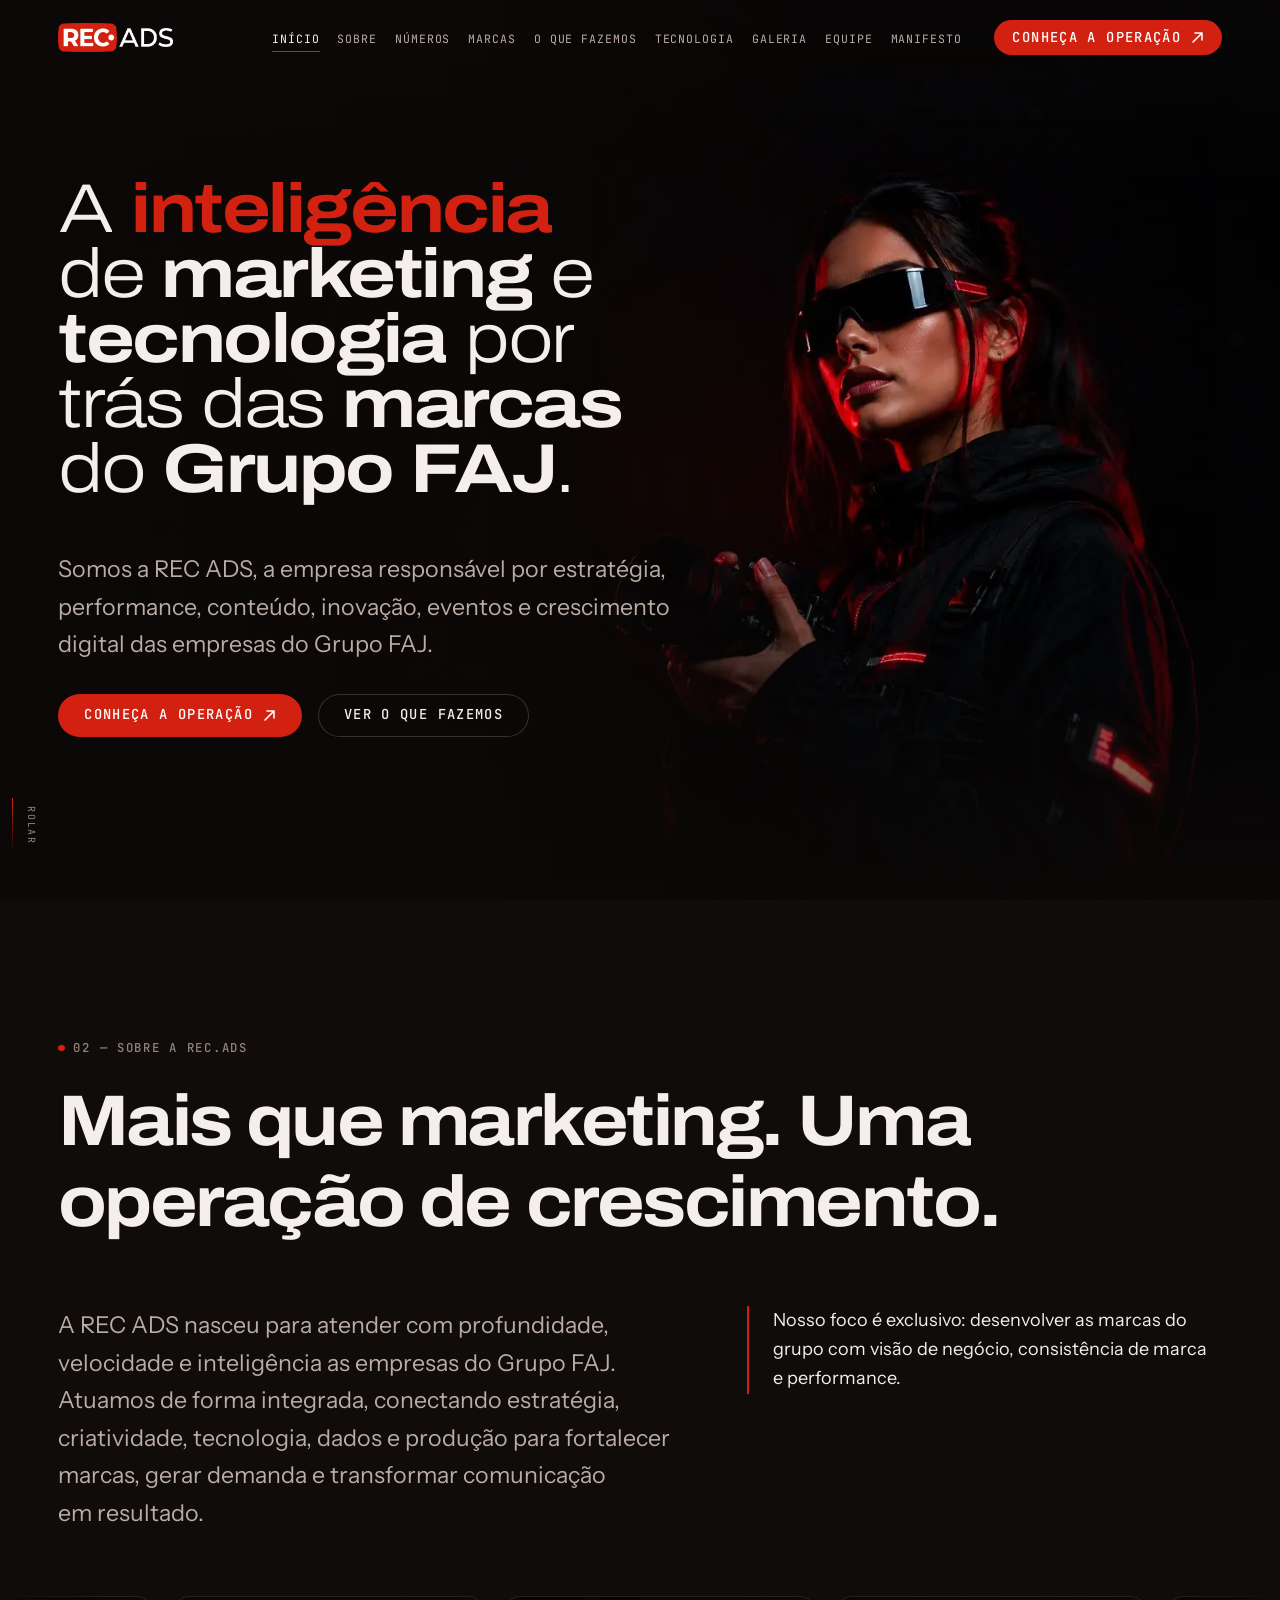
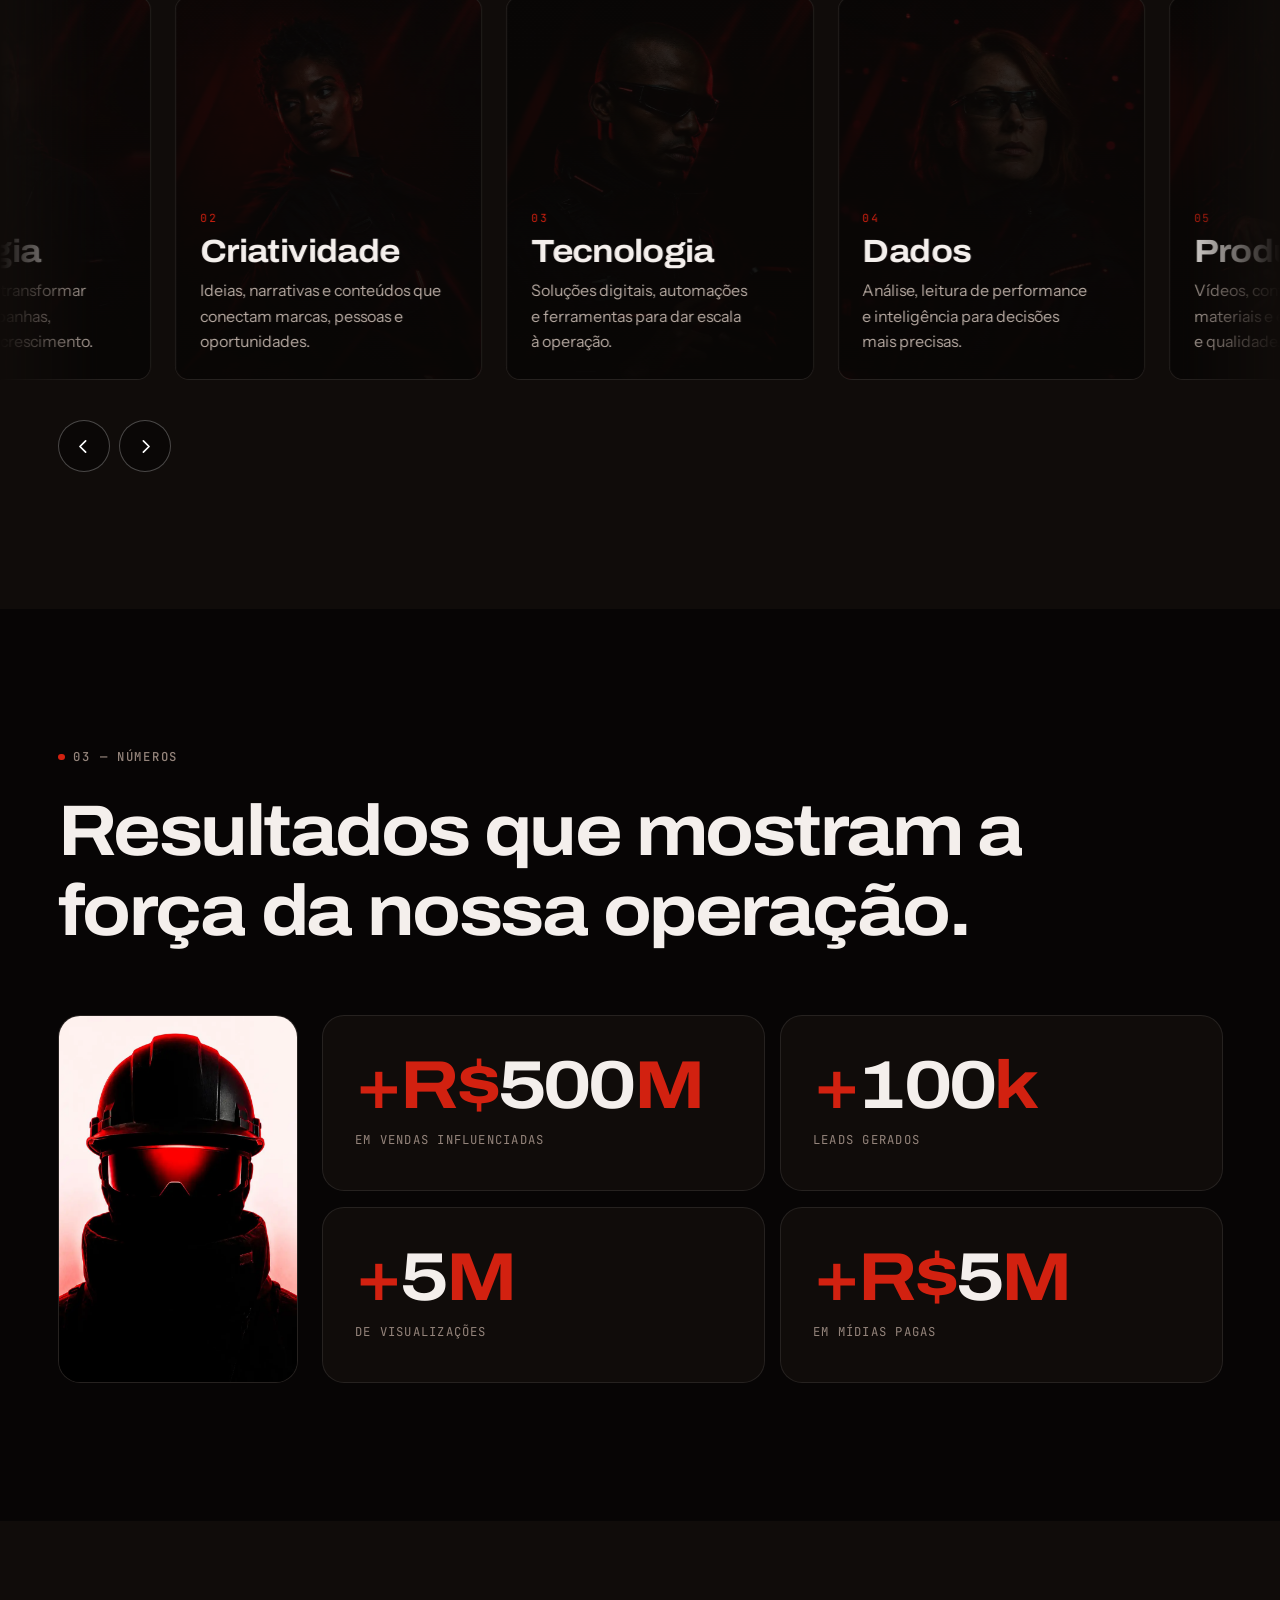
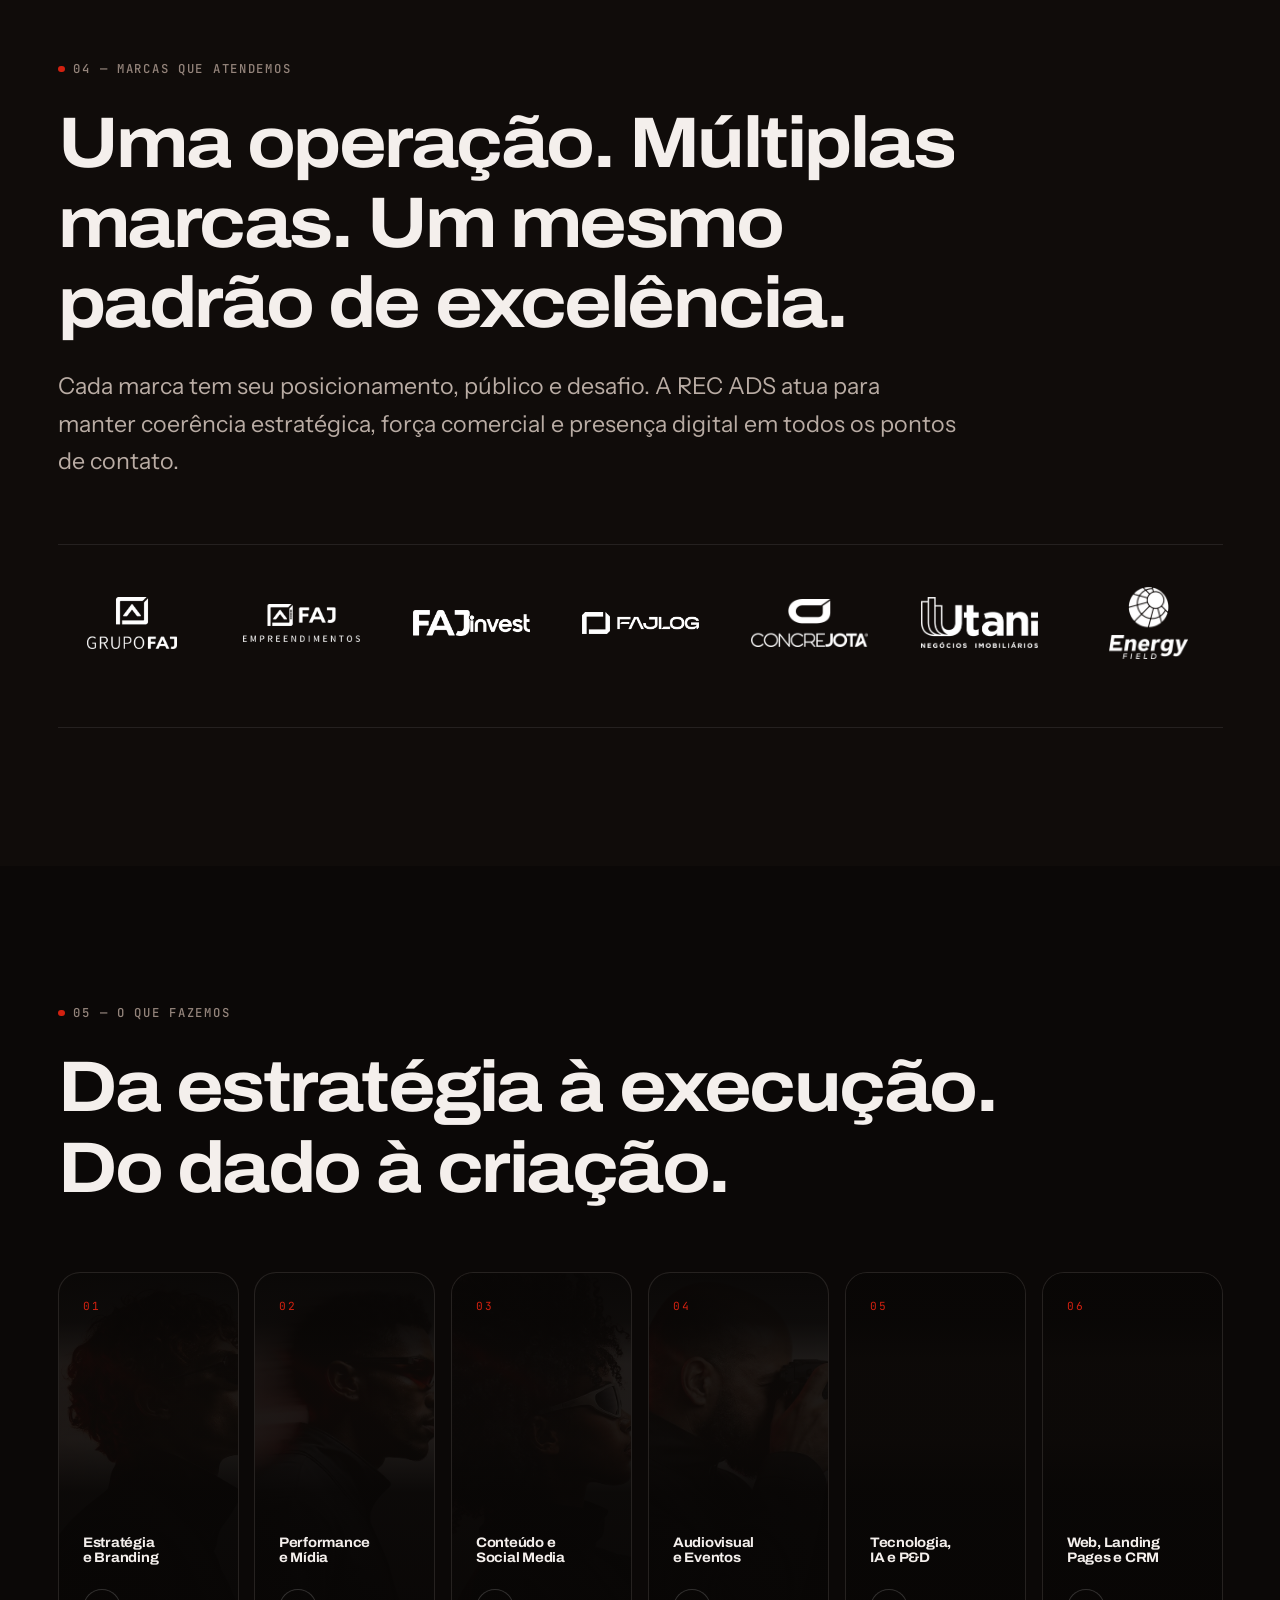
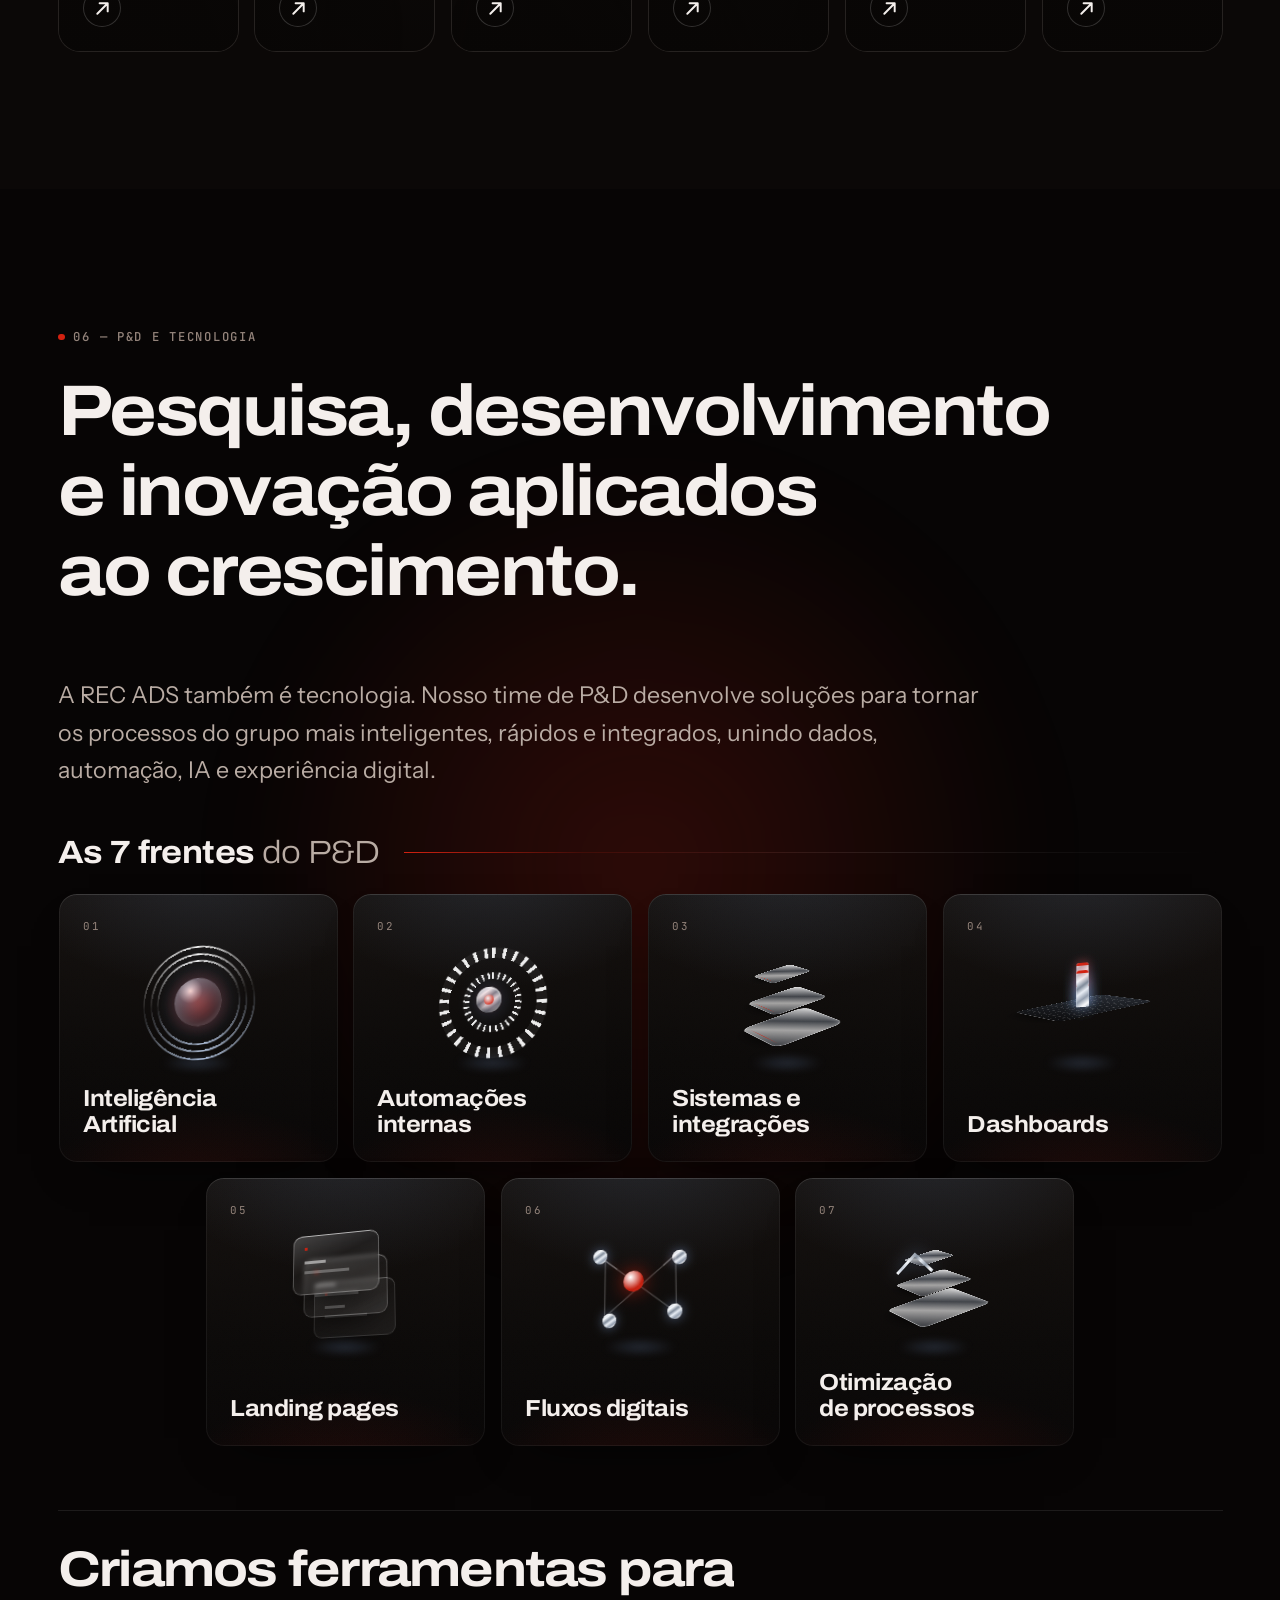
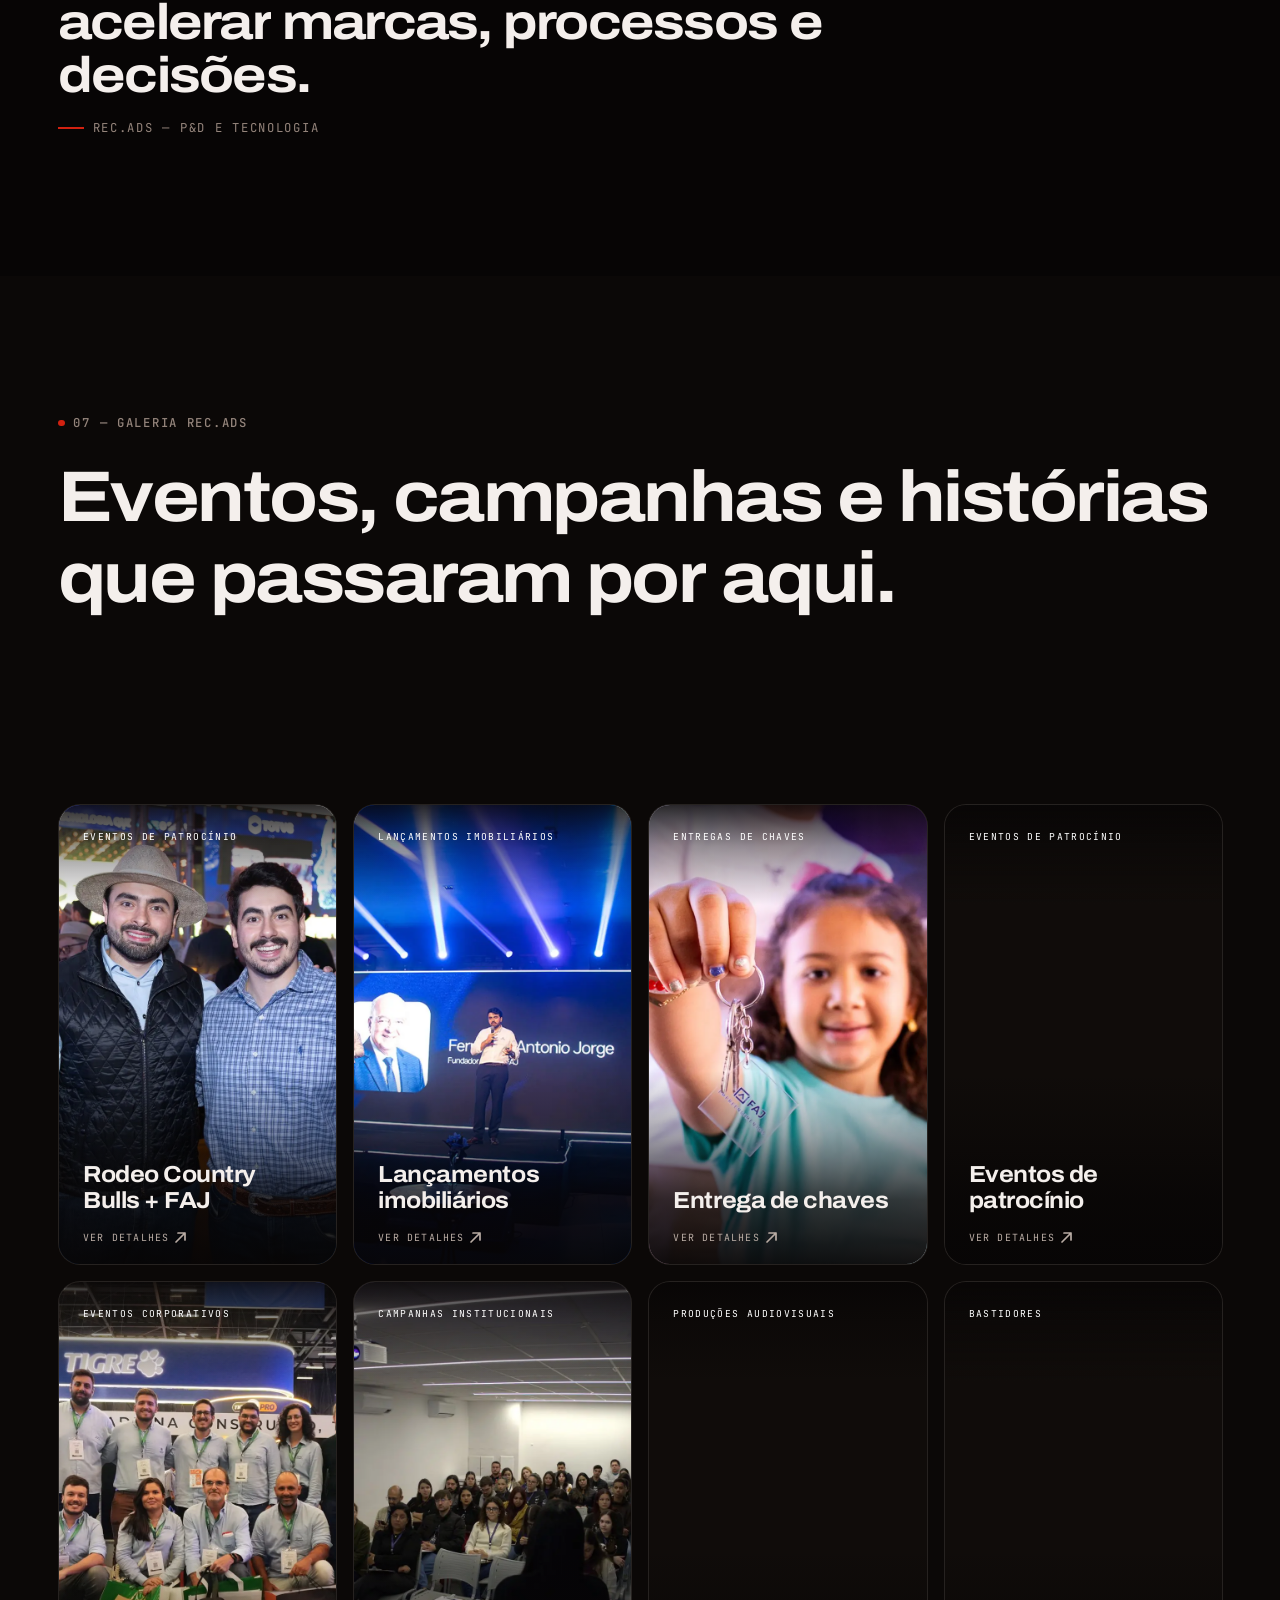
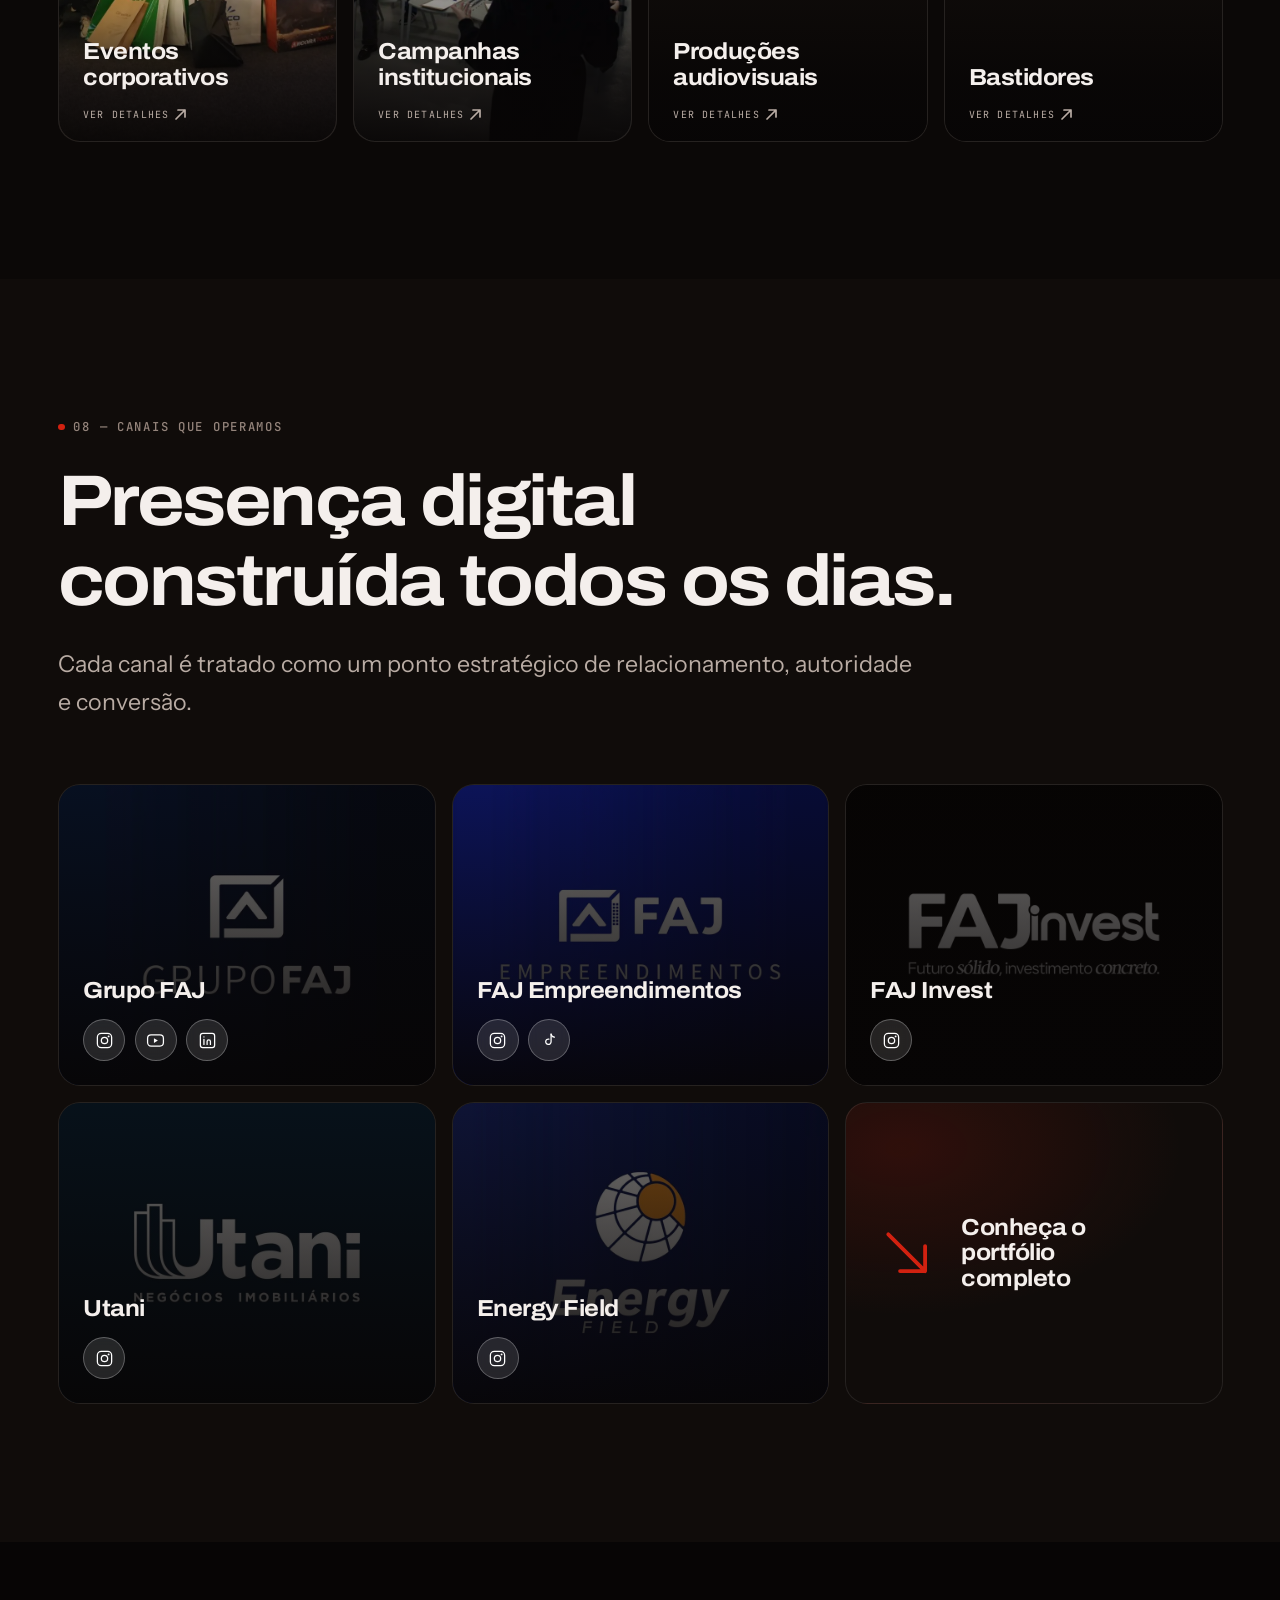
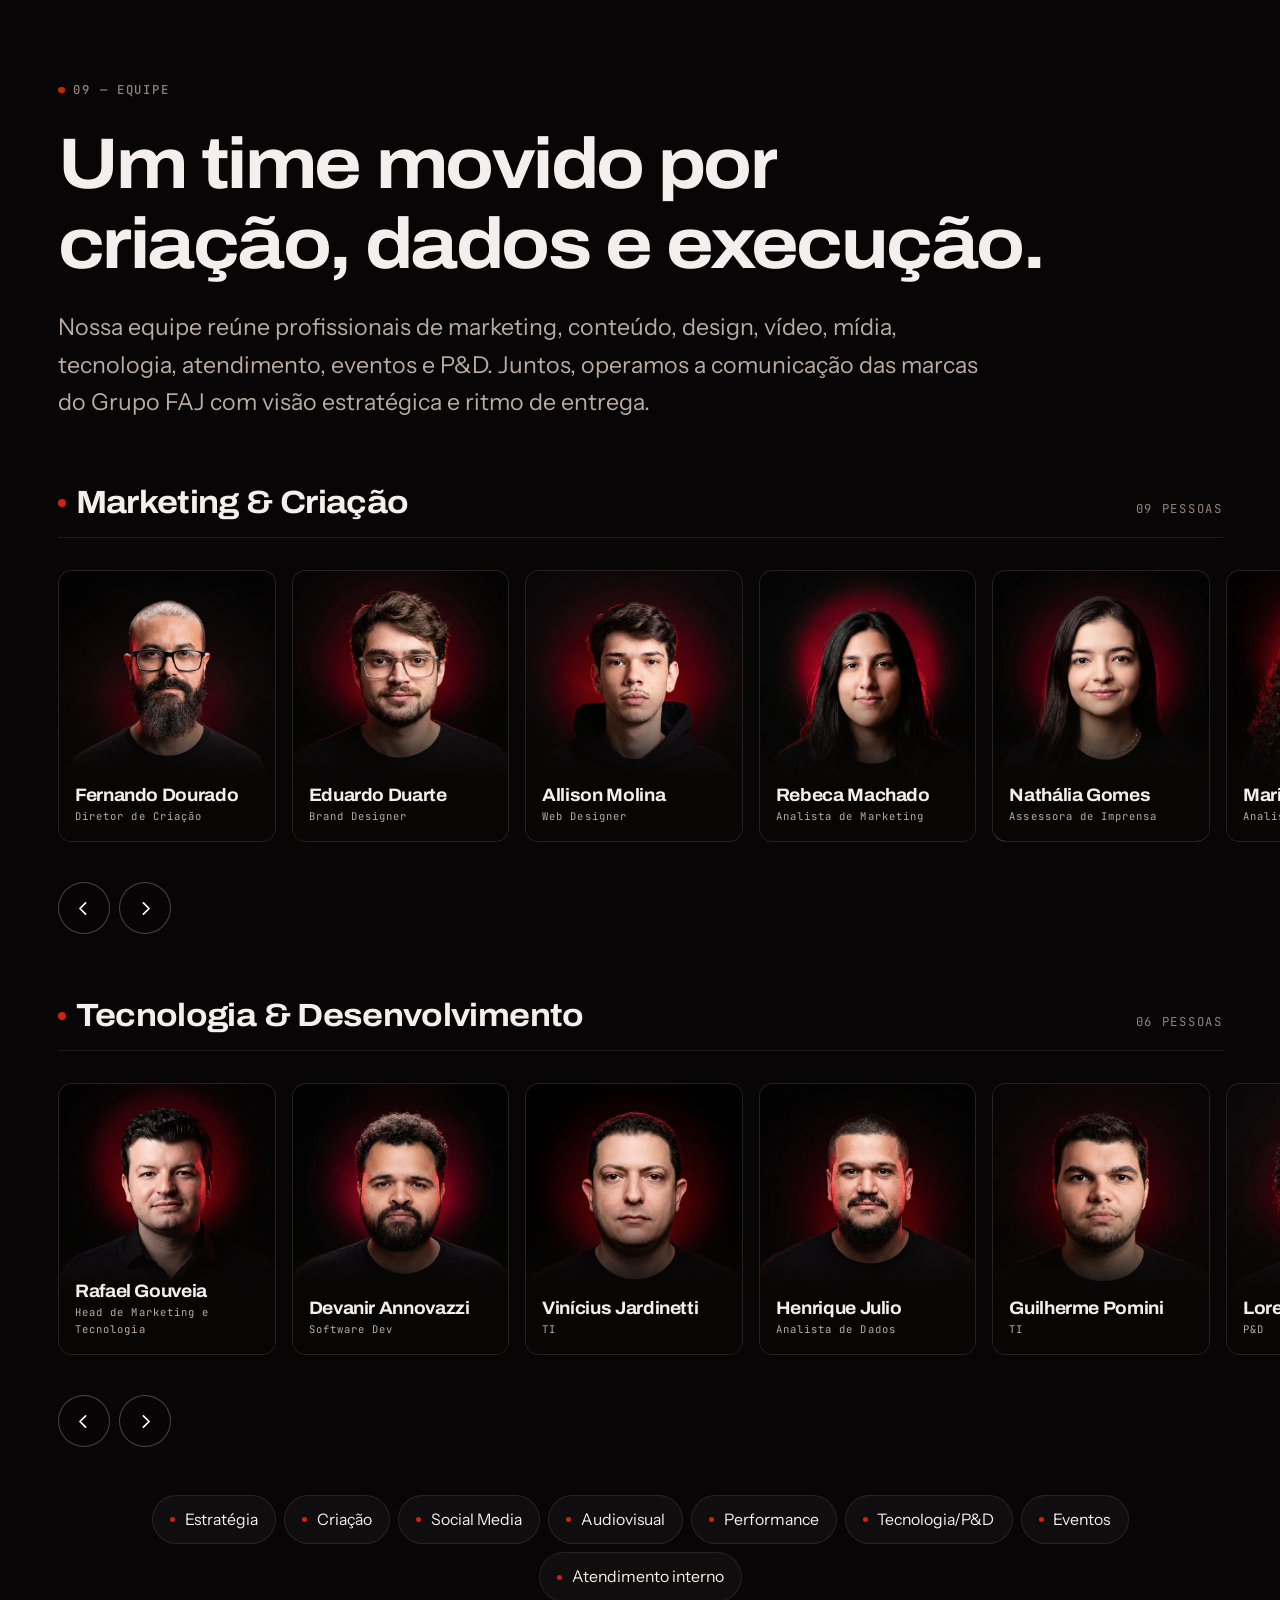
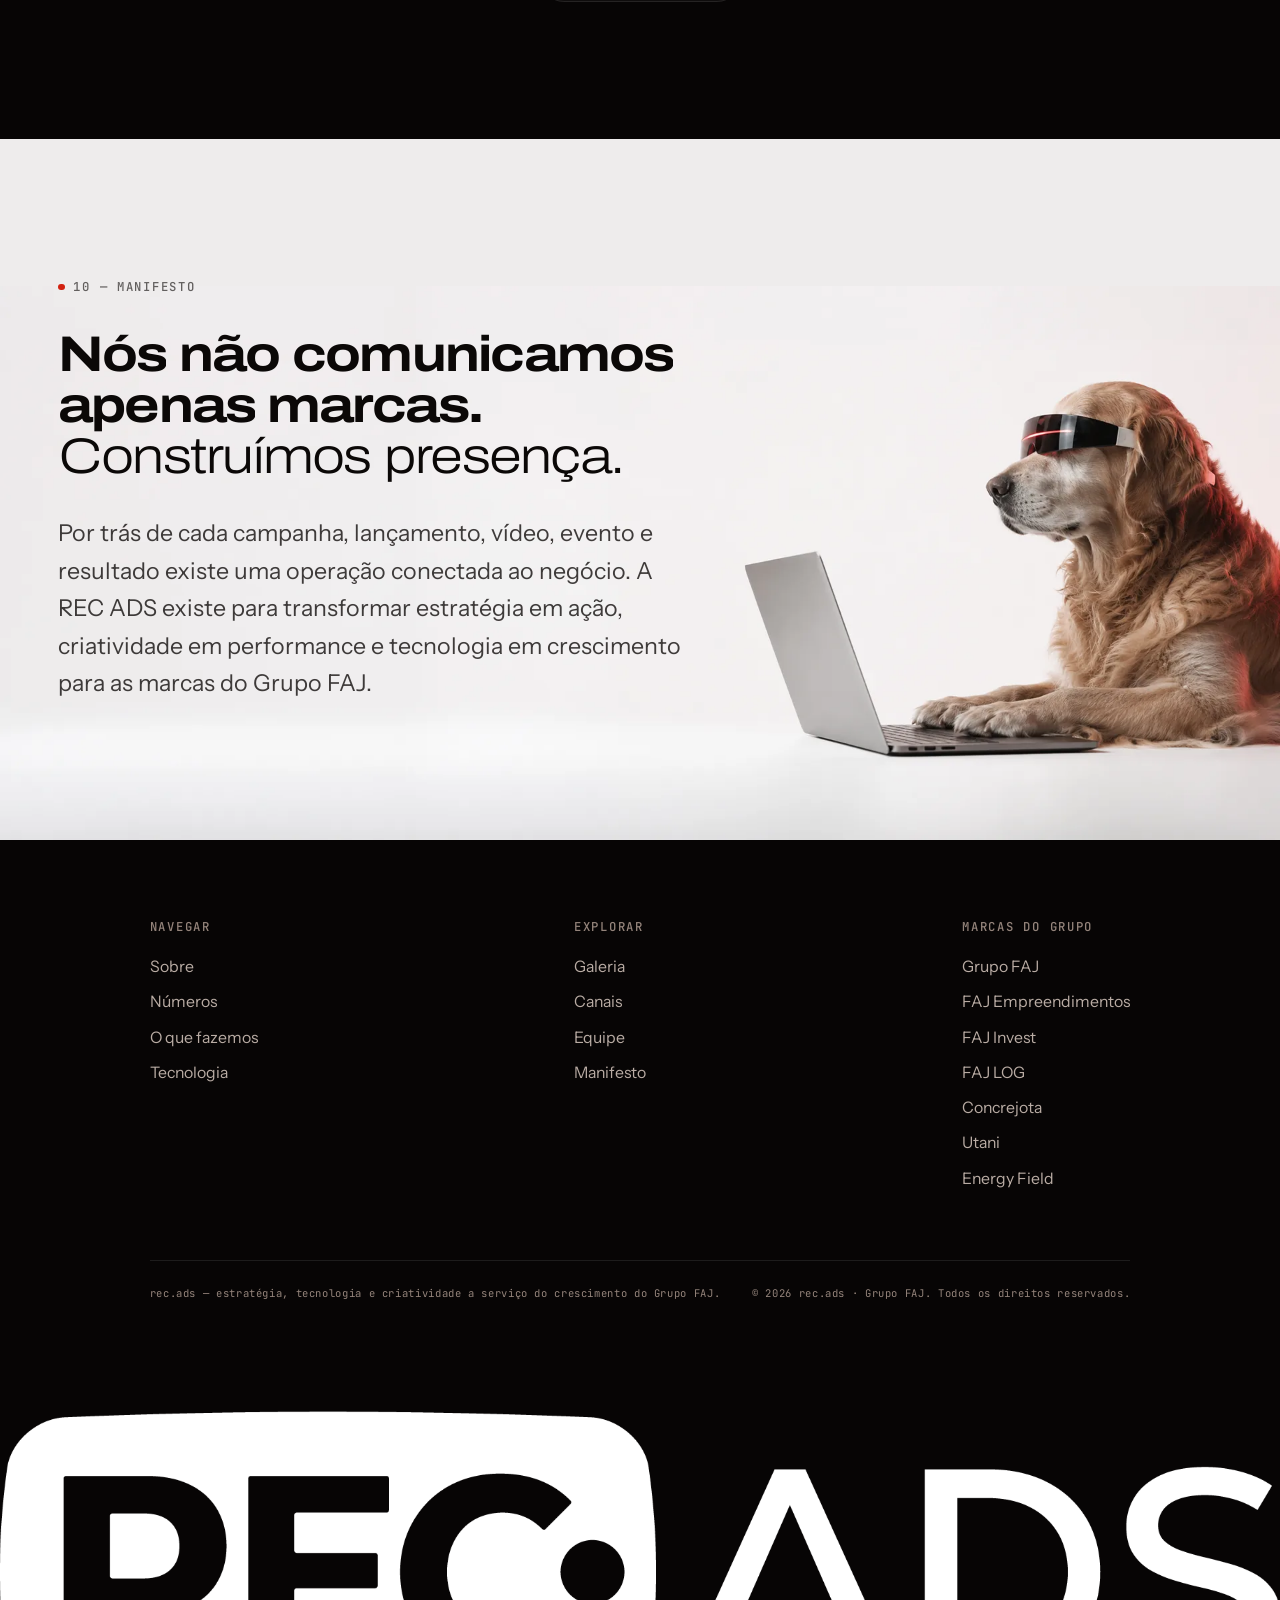
<file: docs/index.html>
<!DOCTYPE html>
<html lang="pt-BR">
<head>
<meta charset="utf-8">
<meta name="viewport" content="width=device-width, initial-scale=1">
<title>rec.ads | Inteligência de Marketing e Tecnologia do Grupo FAJ</title>
<meta name="description" content="A rec.ads é a inteligência criativa, estratégica e tecnológica por trás das marcas do Grupo FAJ, unindo marketing, dados, produção, performance, P&amp;D, eventos e inovação.">
<meta name="theme-color" content="#0b0807">
<meta name="robots" content="index, follow">
<link rel="canonical" href="https://recads.com.br/">

<!-- Open Graph / Twitter -->
<meta property="og:type" content="website">
<meta property="og:locale" content="pt_BR">
<meta property="og:site_name" content="rec.ads">
<meta property="og:title" content="rec.ads | Inteligência de Marketing e Tecnologia do Grupo FAJ">
<meta property="og:description" content="A rec.ads é a inteligência criativa, estratégica e tecnológica por trás das marcas do Grupo FAJ, unindo marketing, dados, produção, performance, P&amp;D, eventos e inovação.">
<meta property="og:url" content="https://recads.com.br/">
<meta property="og:image" content="assets/og/recads-og.png">
<meta property="og:image:width" content="1200">
<meta property="og:image:height" content="630">
<meta property="og:image:alt" content="rec.ads — inteligência criativa, estratégica e tecnológica do Grupo FAJ">
<meta name="twitter:card" content="summary_large_image">
<meta name="twitter:title" content="rec.ads | Inteligência de Marketing e Tecnologia do Grupo FAJ">
<meta name="twitter:description" content="A inteligência criativa, estratégica e tecnológica por trás das marcas do Grupo FAJ.">
<meta name="twitter:image" content="assets/og/recads-og.png">

<link rel="icon" href="assets/logo/favicon.svg" type="image/svg+xml">
<link rel="apple-touch-icon" href="assets/logo/favicon.svg">

<link rel="preconnect" href="https://fonts.googleapis.com">
<link rel="preconnect" href="https://fonts.gstatic.com" crossorigin>
<link rel="stylesheet" href="https://fonts.googleapis.com/css2?family=Archivo:wdth,wght@62..125,100..900&family=Instrument+Sans:wght@400..700&family=JetBrains+Mono:wght@400;500&display=swap">

<!-- O ?v= nao e' enfeite: o Pages manda o css com cache de 10 minutos, mas o
     navegador de quem ja' visitou guarda por muito mais. Sem a marca de versao
     a pagina continuava desenhando com a folha antiga depois de um ajuste.
     Subiu o numero, o arquivo e' outro endereco e todo mundo rebaixa. -->
<link rel="stylesheet" href="assets/css/tokens.css?v=4">
<link rel="stylesheet" href="assets/css/style.css?v=4">

<script type="application/ld+json">
{
  "@context": "https://schema.org",
  "@type": "Organization",
  "name": "rec.ads",
  "alternateName": "REC.ADS",
  "url": "https://recads.com.br/",
  "logo": "assets/logo/recads-horizontal.svg",
  "description": "Empresa do Grupo FAJ responsável por marketing, tecnologia, dados, produção, performance, P&D, eventos e inteligência de marca.",
  "parentOrganization": { "@type": "Organization", "name": "Grupo FAJ" }
}
</script>
</head>

<body>
<a class="skip-link" href="#main">Pular para o conteúdo</a>

<!-- ====================================================== HEADER ======== -->
<header class="header" id="header">
  <div class="wrap header__inner">
    <!-- lockup oficial enviado pelo cliente -->
    <a class="header__logo" href="#inicio" aria-label="rec.ads — início">
      <picture>
        <source type="image/webp" srcset="assets/logo/logotipo-rec-ads.webp">
        <img src="assets/logo/logotipo-rec-ads.png" alt="rec.ads" width="949" height="246">
      </picture>
    </a>

    <nav class="nav" aria-label="Navegação principal">
      <ul class="nav__list">
        <li><a class="nav__link" href="#inicio">Início</a></li>
        <li><a class="nav__link" href="#sobre">Sobre</a></li>
        <li><a class="nav__link" href="#numeros">Números</a></li>
        <li><a class="nav__link" href="#marcas">Marcas</a></li>
        <li><a class="nav__link" href="#fazemos">O que fazemos</a></li>
        <li><a class="nav__link" href="#tecnologia">Tecnologia</a></li>
        <li><a class="nav__link" href="#galeria">Galeria</a></li>
        <li><a class="nav__link" href="#equipe">Equipe</a></li>
        <li><a class="nav__link" href="#manifesto">Manifesto</a></li>
      </ul>
    </nav>

    <a class="btn btn--sm header__cta" href="#sobre">
      Conheça a operação
      <svg class="btn__arrow" width="13" height="13" viewBox="0 0 13 13" fill="none" aria-hidden="true">
        <path d="M2 11 11 2M11 2H4M11 2v7" stroke="currentColor" stroke-width="1.6" stroke-linecap="round" stroke-linejoin="round"/>
      </svg>
    </a>

    <button class="burger" id="burger" aria-label="Abrir menu" aria-expanded="false" aria-controls="menu">
      <span></span><span></span><span></span>
    </button>
  </div>
</header>

<!-- menu mobile -->
<div class="menu" id="menu" aria-hidden="true">
  <nav aria-label="Navegação mobile">
    <ul class="menu__list">
      <li><a class="menu__link" href="#inicio"><span class="menu__num">01</span> Início</a></li>
      <li><a class="menu__link" href="#sobre"><span class="menu__num">02</span> Sobre</a></li>
      <li><a class="menu__link" href="#numeros"><span class="menu__num">03</span> Números</a></li>
      <li><a class="menu__link" href="#marcas"><span class="menu__num">04</span> Marcas</a></li>
      <li><a class="menu__link" href="#fazemos"><span class="menu__num">05</span> O que fazemos</a></li>
      <li><a class="menu__link" href="#tecnologia"><span class="menu__num">06</span> Tecnologia</a></li>
      <li><a class="menu__link" href="#galeria"><span class="menu__num">07</span> Galeria</a></li>
      <li><a class="menu__link" href="#equipe"><span class="menu__num">08</span> Equipe</a></li>
      <li><a class="menu__link" href="#manifesto"><span class="menu__num">09</span> Manifesto</a></li>
    </ul>
  </nav>
  <div class="menu__foot">
    <span class="eyebrow">rec.ads — Grupo FAJ</span>
  </div>
</div>

<main id="main">

<!-- ======================================================== HERO ======== -->
<section class="hero" id="inicio">
  <!-- Banner do hero. O sujeito esta' a direita e os dois tercos da esquerda
       sao pretos: e' onde o titulo vive. O veu por cima garante o contraste
       do texto e o degrade a direita costura a foto com o fundo da pagina. -->
  <picture class="hero__banner" aria-hidden="true">
    <source type="image/webp" media="(min-width: 1200px)" srcset="assets/img/hero/banner@2x.webp">
    <source type="image/webp" srcset="assets/img/hero/banner.webp">
    <img src="assets/img/hero/banner.jpg" alt="" width="1920" height="1080"
         fetchpriority="high" decoding="async">
  </picture>
  <span class="hero__veu" aria-hidden="true"></span>

  <div class="wrap">
    <div class="hero__grid">
      <!-- Contraste de peso: light nas palavras de ligacao, bold nas que
           carregam a mensagem. Archivo e' variavel (100-900), entao os dois
           pesos vem do mesmo arquivo ja' carregado. -->
      <h1 class="hero__title" data-split>
        A <strong class="hl">inteligência</strong> de
        <strong>marketing</strong> e <strong>tecnologia</strong>
        por trás das <strong>marcas</strong>
        do <strong>Grupo FAJ</strong>.
      </h1>

      <div style="display: grid; gap: var(--sp-4)">
        <p class="hero__lead" data-reveal style="--reveal-delay: 220ms">
          Somos a REC ADS, a empresa responsável por estratégia, performance, conteúdo,
          inovação, eventos e crescimento digital das empresas do Grupo FAJ.
        </p>

        <div class="hero__actions" data-reveal style="--reveal-delay: 320ms">
          <a class="btn" href="#sobre">
            Conheça a operação
            <svg class="btn__arrow" width="13" height="13" viewBox="0 0 13 13" fill="none" aria-hidden="true">
              <path d="M2 11 11 2M11 2H4M11 2v7" stroke="currentColor" stroke-width="1.6" stroke-linecap="round" stroke-linejoin="round"/>
            </svg>
          </a>
          <a class="btn btn--ghost" href="#fazemos">Ver o que fazemos</a>
        </div>
      </div>
    </div>

    <div class="hero__foot" data-reveal style="--reveal-delay: 420ms">
      <!-- A frase aparece 2x por faixa (e 2 faixas) para o loop nao abrir
           buraco: cada faixa precisa cobrir a largura do container. -->
      <div class="marquee" style="--speed: 46s">
        <div class="marquee__track">
          <p class="hero__equation">
            <b>marketing</b><span class="plus">+</span><b>tecnologia</b><span class="plus">+</span><b>dados</b><span class="plus">+</span><b>produção</b><span class="plus">+</span><b>performance</b><span class="plus">+</span><b>P&amp;D</b><span class="plus">+</span><b>eventos</b><span class="plus">+</span><b>inteligência de marca</b><span class="plus">+</span>
          </p>
          <p class="hero__equation" aria-hidden="true">
            <b>marketing</b><span class="plus">+</span><b>tecnologia</b><span class="plus">+</span><b>dados</b><span class="plus">+</span><b>produção</b><span class="plus">+</span><b>performance</b><span class="plus">+</span><b>P&amp;D</b><span class="plus">+</span><b>eventos</b><span class="plus">+</span><b>inteligência de marca</b><span class="plus">+</span>
          </p>
        </div>
        <div class="marquee__track" aria-hidden="true">
          <p class="hero__equation">
            <b>marketing</b><span class="plus">+</span><b>tecnologia</b><span class="plus">+</span><b>dados</b><span class="plus">+</span><b>produção</b><span class="plus">+</span><b>performance</b><span class="plus">+</span><b>P&amp;D</b><span class="plus">+</span><b>eventos</b><span class="plus">+</span><b>inteligência de marca</b><span class="plus">+</span>
          </p>
          <p class="hero__equation">
            <b>marketing</b><span class="plus">+</span><b>tecnologia</b><span class="plus">+</span><b>dados</b><span class="plus">+</span><b>produção</b><span class="plus">+</span><b>performance</b><span class="plus">+</span><b>P&amp;D</b><span class="plus">+</span><b>eventos</b><span class="plus">+</span><b>inteligência de marca</b><span class="plus">+</span>
          </p>
        </div>
      </div>
    </div>
  </div>

  <span class="scroll-cue" aria-hidden="true">rolar</span>
</section>

<!-- ======================================================= SOBRE ======== -->
<section class="section section--surface" id="sobre">
  <div class="wrap">
    <div class="section-head">
      <p class="eyebrow" data-reveal>02 — Sobre a rec.ads</p>
      <h2 class="section-head__title" data-split>Mais que marketing. Uma operação de crescimento.</h2>
    </div>

    <div class="about__grid">
      <p class="about__body" data-reveal>
        A REC ADS nasceu para atender com profundidade, velocidade e inteligência as
        empresas do Grupo FAJ. Atuamos de forma integrada, conectando estratégia,
        criatividade, tecnologia, dados e produção para fortalecer marcas, gerar demanda
        e transformar comunicação em resultado.
      </p>
      <p class="about__note" data-reveal style="--reveal-delay: 140ms">
        Nosso foco é exclusivo: desenvolver as marcas do grupo com visão de negócio,
        consistência de marca e performance.
      </p>
    </div>
  </div>

  <!-- Vitrine dos pilares. As imagens de fundo sao provisorias: composicoes
       geradas na paleta da marca, em docs/assets/img/pilares/. Para trocar por
       foto real, substituir os arquivos de mesmo nome (proporcao 3:4). -->
  <div class="pilares fita" id="fita-pilares" data-fita data-reveal>
    <div class="fita__pista">

      <article class="pilar">
        <picture>
          <source type="image/webp" srcset="assets/img/pilares/estrategia.webp">
          <img class="pilar__bg" src="assets/img/pilares/estrategia.jpg" alt="" aria-hidden="true"
               width="900" height="1200" loading="lazy" decoding="async">
        </picture>
        <span class="pilar__veu" aria-hidden="true"></span>
        <div class="pilar__body">
          <span class="pilar__n">01</span>
          <h3 class="pilar__t">Estratégia</h3>
          <p class="pilar__d">Direção clara para transformar objetivos em campanhas, posicionamento e crescimento.</p>
        </div>
      </article>

      <article class="pilar">
        <picture>
          <source type="image/webp" srcset="assets/img/pilares/criatividade.webp">
          <img class="pilar__bg" src="assets/img/pilares/criatividade.jpg" alt="" aria-hidden="true"
               width="900" height="1200" loading="lazy" decoding="async">
        </picture>
        <span class="pilar__veu" aria-hidden="true"></span>
        <div class="pilar__body">
          <span class="pilar__n">02</span>
          <h3 class="pilar__t">Criatividade</h3>
          <p class="pilar__d">Ideias, narrativas e conteúdos que conectam marcas, pessoas e oportunidades.</p>
        </div>
      </article>

      <article class="pilar">
        <picture>
          <source type="image/webp" srcset="assets/img/pilares/tecnologia.webp">
          <img class="pilar__bg" src="assets/img/pilares/tecnologia.jpg" alt="" aria-hidden="true"
               width="900" height="1200" loading="lazy" decoding="async">
        </picture>
        <span class="pilar__veu" aria-hidden="true"></span>
        <div class="pilar__body">
          <span class="pilar__n">03</span>
          <h3 class="pilar__t">Tecnologia</h3>
          <p class="pilar__d">Soluções digitais, automações e ferramentas para dar escala à operação.</p>
        </div>
      </article>

      <article class="pilar">
        <picture>
          <source type="image/webp" srcset="assets/img/pilares/dados.webp">
          <img class="pilar__bg" src="assets/img/pilares/dados.jpg" alt="" aria-hidden="true"
               width="900" height="1200" loading="lazy" decoding="async">
        </picture>
        <span class="pilar__veu" aria-hidden="true"></span>
        <div class="pilar__body">
          <span class="pilar__n">04</span>
          <h3 class="pilar__t">Dados</h3>
          <p class="pilar__d">Análise, leitura de performance e inteligência para decisões mais precisas.</p>
        </div>
      </article>

      <article class="pilar">
        <picture>
          <source type="image/webp" srcset="assets/img/pilares/producao.webp">
          <img class="pilar__bg" src="assets/img/pilares/producao.jpg" alt="" aria-hidden="true"
               width="900" height="1200" loading="lazy" decoding="async">
        </picture>
        <span class="pilar__veu" aria-hidden="true"></span>
        <div class="pilar__body">
          <span class="pilar__n">05</span>
          <h3 class="pilar__t">Produção</h3>
          <p class="pilar__d">Vídeos, conteúdos, coberturas, materiais e entregas com ritmo e qualidade.</p>
        </div>
      </article>

      <article class="pilar">
        <picture>
          <source type="image/webp" srcset="assets/img/pilares/performance.webp">
          <img class="pilar__bg" src="assets/img/pilares/performance.jpg" alt="" aria-hidden="true"
               width="900" height="1200" loading="lazy" decoding="async">
        </picture>
        <span class="pilar__veu" aria-hidden="true"></span>
        <div class="pilar__body">
          <span class="pilar__n">06</span>
          <h3 class="pilar__t">Performance</h3>
          <p class="pilar__d">Campanhas, mídia paga, funis e otimizações focadas em resultado.</p>
        </div>
      </article>

    </div>
  </div>

  <!-- Controle da fita: abaixo dela e alinhado com o texto da secao, mesmo a
       fita correndo de ponta a ponta da tela. -->
  <div class="fita-controle" data-reveal>
    <div class="fita-setas">
      <button class="fita-seta" type="button" data-fita-nav="prev" data-alvo="fita-pilares"
              aria-controls="fita-pilares" aria-label="Voltar nos pilares">
        <svg viewBox="0 0 24 24" aria-hidden="true" focusable="false">
          <path d="M15 4l-8 8 8 8" fill="none" stroke="currentColor" stroke-width="2.4"
                stroke-linecap="round" stroke-linejoin="round"/>
        </svg>
      </button>
      <button class="fita-seta" type="button" data-fita-nav="next" data-alvo="fita-pilares"
              aria-controls="fita-pilares" aria-label="Avançar nos pilares">
        <svg viewBox="0 0 24 24" aria-hidden="true" focusable="false">
          <path d="M9 4l8 8-8 8" fill="none" stroke="currentColor" stroke-width="2.4"
                stroke-linecap="round" stroke-linejoin="round"/>
        </svg>
      </button>
    </div>
  </div>
</section>


<!-- ====================================================== NÚMEROS ======= -->
<section class="section section--deep" id="numeros">
  <div class="wrap">
    <div class="section-head">
      <p class="eyebrow" data-reveal>03 — Números</p>
      <h2 class="section-head__title" data-split>Resultados que mostram a força da nossa operação.</h2>
    </div>

    <!-- Foto estreita a esquerda, numeros a direita. -->
    <div class="numeros" data-reveal>
      <figure class="numeros__foto">
        <picture>
          <source type="image/webp" srcset="assets/img/numeros/operacao.webp">
          <img src="assets/img/numeros/operacao.jpg" alt="" aria-hidden="true"
               width="800" height="1476" loading="lazy" decoding="async">
        </picture>
      </figure>

      <div class="stats">
      <article class="stat">
        <p class="stat__v"><span class="stat__pre">+R$</span><span class="counter" data-to="500">0</span><span class="stat__suf">M</span></p>
        <p class="stat__l">em vendas influenciadas</p>
      </article>
      <article class="stat">
        <p class="stat__v"><span class="stat__pre">+</span><span class="counter" data-to="100">0</span><span class="stat__suf">k</span></p>
        <p class="stat__l">leads gerados</p>
      </article>
      <article class="stat">
        <p class="stat__v"><span class="stat__pre">+</span><span class="counter" data-to="5">0</span><span class="stat__suf">M</span></p>
        <p class="stat__l">de visualizações</p>
      </article>
      <article class="stat">
        <p class="stat__v"><span class="stat__pre">+R$</span><span class="counter" data-to="5">0</span><span class="stat__suf">M</span></p>
        <p class="stat__l">em mídias pagas</p>
      </article>
      </div>
    </div>
  </div>
</section>

<!-- ======================================================= MARCAS ======= -->
<section class="section section--surface" id="marcas">
  <div class="wrap">
    <div class="section-head">
      <p class="eyebrow" data-reveal>04 — Marcas que atendemos</p>
      <h2 class="section-head__title" data-split>Uma operação. Múltiplas marcas. Um mesmo padrão de excelência.</h2>
      <p class="section-head__lead" data-reveal style="--reveal-delay: 160ms">
        Cada marca tem seu posicionamento, público e desafio. A REC ADS atua para manter
        coerência estratégica, força comercial e presença digital em todos os pontos de contato.
      </p>
    </div>
  </div>

  <!-- Parede fixa, sem movimento: os seis logos ficam parados na mesma coluna
       do titulo. Em repouso aparecem em branco, para o conjunto ler como um
       bloco so'; no hover cada um volta a sua cor. -->
  <div class="wrap">
    <div class="brands" data-reveal>
      <div class="brands__linha">
        <a class="brand" href="https://grupofaj.com.br" target="_blank" rel="noopener">
          <picture class="brand__logo">
            <source type="image/webp" srcset="assets/img/marcas/grupo-faj.webp">
            <img src="assets/img/marcas/grupo-faj.png" alt="Grupo FAJ" width="260" height="150" loading="lazy" decoding="async">
          </picture>
          <span class="brand__tag">holding</span>
        </a>
        <a class="brand" href="https://fajempreendimentos.com" target="_blank" rel="noopener">
          <picture class="brand__logo">
            <source type="image/webp" srcset="assets/img/marcas/faj-empreendimentos.webp">
            <img src="assets/img/marcas/faj-empreendimentos.png" alt="FAJ Empreendimentos" width="324" height="104" loading="lazy" decoding="async">
          </picture>
          <span class="brand__tag">incorporação</span>
        </a>
        <a class="brand" href="https://fajinvest.com.br" target="_blank" rel="noopener">
          <picture class="brand__logo">
            <source type="image/webp" srcset="assets/img/marcas/faj-invest.webp">
            <img src="assets/img/marcas/faj-invest.png" alt="FAJ Invest" width="400" height="89" loading="lazy" decoding="async">
          </picture>
          <span class="brand__tag">investimentos</span>
        </a>
        <a class="brand" href="https://fajlog.com.br" target="_blank" rel="noopener">
          <picture class="brand__logo">
            <source type="image/webp" srcset="assets/img/marcas/faj-log.webp">
            <img src="assets/img/marcas/faj-log.png" alt="FAJ LOG" width="400" height="75" loading="lazy" decoding="async">
          </picture>
          <span class="brand__tag">logística</span>
        </a>
        <a class="brand" href="https://concrejota.com.br" target="_blank" rel="noopener">
          <picture class="brand__logo">
            <source type="image/webp" srcset="assets/img/marcas/concrejota.webp">
            <img src="assets/img/marcas/concrejota.png" alt="Concrejota" width="266" height="108" loading="lazy" decoding="async">
          </picture>
          <span class="brand__tag">indústria</span>
        </a>
        <a class="brand" href="https://utani.com.br" target="_blank" rel="noopener">
          <picture class="brand__logo">
            <source type="image/webp" srcset="assets/img/marcas/utani.webp">
            <img src="assets/img/marcas/utani.png" alt="Utani" width="271" height="118" loading="lazy" decoding="async">
          </picture>
          <span class="brand__tag">marca</span>
        </a>
        <a class="brand" href="https://energyfield.com.br" target="_blank" rel="noopener">
          <picture class="brand__logo brand__logo--alto">
            <source type="image/webp" srcset="assets/img/marcas/energy-field.webp">
            <img src="assets/img/marcas/energy-field.png" alt="Energy Field" width="166" height="150" loading="lazy" decoding="async">
          </picture>
          <span class="brand__tag">energia</span>
        </a>
      </div>
    </div>
  </div>
</section>

<!-- ================================================== O QUE FAZEMOS ===== -->
<section class="section" id="fazemos">
  <div class="wrap">
    <div class="section-head">
      <p class="eyebrow" data-reveal>05 — O que fazemos</p>
      <h2 class="section-head__title" data-split>Da estratégia à execução. Do dado à criação.</h2>
    </div>

  </div>

  <!-- Fora do .wrap de proposito: a fileira ocupa a largura toda da tela,
       enquanto o titulo acima segue na coluna de texto.
       Acordeao: os 6 ficam fixos, estreitos, e o que recebe o ponteiro abre
       espaco enquanto os outros cedem. As imagens de fundo estao em
       docs/assets/img/servicos/, ja' recortadas em retrato (800x949) na faixa
       do sujeito -- o enquadramento original e' paisagem com muito fundo
       vazio, que num card estreito nao mostraria nada. -->
  <div class="servicos" data-reveal>

      <article class="servico">
        <picture>
          <source type="image/webp" srcset="assets/img/servicos/estrategia-branding.webp">
          <img class="servico__bg" src="assets/img/servicos/estrategia-branding.jpg" alt="" aria-hidden="true"
               width="800" height="949" loading="lazy" decoding="async">
        </picture>
        <span class="servico__veu" aria-hidden="true"></span>
        <div class="servico__topo">
          <span class="servico__n">01</span>
          <span class="servico__selo">Marca</span>
        </div>
        <div class="servico__body">
          <h3 class="servico__t">Estratégia e Branding</h3>
          <p class="servico__d">Posicionamento, campanhas institucionais, arquitetura de marca, narrativas comerciais e construção de autoridade.</p>
          <span class="servico__seta" aria-hidden="true">
            <svg width="15" height="15" viewBox="0 0 13 13" fill="none">
              <path d="M2 11 11 2M11 2H4M11 2v7" stroke="currentColor" stroke-width="1.7" stroke-linecap="round" stroke-linejoin="round"/>
            </svg>
          </span>
        </div>
      </article>

      <article class="servico">
        <picture>
          <source type="image/webp" srcset="assets/img/servicos/performance-midia.webp">
          <img class="servico__bg" src="assets/img/servicos/performance-midia.jpg" alt="" aria-hidden="true"
               width="800" height="949" loading="lazy" decoding="async">
        </picture>
        <span class="servico__veu" aria-hidden="true"></span>
        <div class="servico__topo">
          <span class="servico__n">02</span>
          <span class="servico__selo">Mídia</span>
        </div>
        <div class="servico__body">
          <h3 class="servico__t">Performance e Mídia</h3>
          <p class="servico__d">Planejamento de campanhas, tráfego pago, geração de leads, análise de funil, otimização de resultados e apoio à área comercial.</p>
          <span class="servico__seta" aria-hidden="true">
            <svg width="15" height="15" viewBox="0 0 13 13" fill="none">
              <path d="M2 11 11 2M11 2H4M11 2v7" stroke="currentColor" stroke-width="1.7" stroke-linecap="round" stroke-linejoin="round"/>
            </svg>
          </span>
        </div>
      </article>

      <article class="servico">
        <picture>
          <source type="image/webp" srcset="assets/img/servicos/conteudo-social.webp">
          <img class="servico__bg" src="assets/img/servicos/conteudo-social.jpg" alt="" aria-hidden="true"
               width="800" height="949" loading="lazy" decoding="async">
        </picture>
        <span class="servico__veu" aria-hidden="true"></span>
        <div class="servico__topo">
          <span class="servico__n">03</span>
          <span class="servico__selo">Conteúdo</span>
        </div>
        <div class="servico__body">
          <h3 class="servico__t">Conteúdo e Social Media</h3>
          <p class="servico__d">Calendários editoriais, roteiros, posts, carrosséis, Reels, cobertura em tempo real e gestão de presença digital.</p>
          <span class="servico__seta" aria-hidden="true">
            <svg width="15" height="15" viewBox="0 0 13 13" fill="none">
              <path d="M2 11 11 2M11 2H4M11 2v7" stroke="currentColor" stroke-width="1.7" stroke-linecap="round" stroke-linejoin="round"/>
            </svg>
          </span>
        </div>
      </article>

      <article class="servico">
        <picture>
          <source type="image/webp" srcset="assets/img/servicos/audiovisual-eventos.webp">
          <img class="servico__bg" src="assets/img/servicos/audiovisual-eventos.jpg" alt="" aria-hidden="true"
               width="800" height="949" loading="lazy" decoding="async">
        </picture>
        <span class="servico__veu" aria-hidden="true"></span>
        <div class="servico__topo">
          <span class="servico__n">04</span>
          <span class="servico__selo">Produção</span>
        </div>
        <div class="servico__body">
          <h3 class="servico__t">Audiovisual e Eventos</h3>
          <p class="servico__d">Captação, edição, highlights, entrevistas, documentários institucionais, cobertura de lançamentos, entregas, eventos internos e ativações.</p>
          <span class="servico__seta" aria-hidden="true">
            <svg width="15" height="15" viewBox="0 0 13 13" fill="none">
              <path d="M2 11 11 2M11 2H4M11 2v7" stroke="currentColor" stroke-width="1.7" stroke-linecap="round" stroke-linejoin="round"/>
            </svg>
          </span>
        </div>
      </article>

      <article class="servico">
        <picture>
          <source type="image/webp" srcset="assets/img/servicos/tecnologia-ia.webp">
          <img class="servico__bg" src="assets/img/servicos/tecnologia-ia.jpg" alt="" aria-hidden="true"
               width="800" height="949" loading="lazy" decoding="async">
        </picture>
        <span class="servico__veu" aria-hidden="true"></span>
        <div class="servico__topo">
          <span class="servico__n">05</span>
          <span class="servico__selo">P&amp;D</span>
        </div>
        <div class="servico__body">
          <h3 class="servico__t">Tecnologia, IA e P&amp;D</h3>
          <p class="servico__d">Desenvolvimento de soluções internas, automações, inteligência artificial, melhoria de processos, protótipos e ferramentas para ganho de escala.</p>
          <span class="servico__seta" aria-hidden="true">
            <svg width="15" height="15" viewBox="0 0 13 13" fill="none">
              <path d="M2 11 11 2M11 2H4M11 2v7" stroke="currentColor" stroke-width="1.7" stroke-linecap="round" stroke-linejoin="round"/>
            </svg>
          </span>
        </div>
      </article>

      <article class="servico">
        <picture>
          <source type="image/webp" srcset="assets/img/servicos/web-crm.webp">
          <img class="servico__bg" src="assets/img/servicos/web-crm.jpg" alt="" aria-hidden="true"
               width="800" height="949" loading="lazy" decoding="async">
        </picture>
        <span class="servico__veu" aria-hidden="true"></span>
        <div class="servico__topo">
          <span class="servico__n">06</span>
          <span class="servico__selo">Conversão</span>
        </div>
        <div class="servico__body">
          <h3 class="servico__t">Web, Landing Pages e CRM</h3>
          <p class="servico__d">Páginas de campanha, formulários, captação de leads, integrações, jornadas digitais e estruturas de conversão.</p>
          <span class="servico__seta" aria-hidden="true">
            <svg width="15" height="15" viewBox="0 0 13 13" fill="none">
              <path d="M2 11 11 2M11 2H4M11 2v7" stroke="currentColor" stroke-width="1.7" stroke-linecap="round" stroke-linejoin="round"/>
            </svg>
          </span>
        </div>
      </article>

  </div>
</section>


<!-- ==================================================== P&D / TECH ====== -->
<section class="section section--deep tech" id="tecnologia">
  <div class="tech__glow" aria-hidden="true"></div>
  <div class="wrap">
    <div class="section-head">
      <p class="eyebrow" data-reveal>06 — P&amp;D e Tecnologia</p>
      <h2 class="section-head__title" data-split>Pesquisa, desenvolvimento e inovação aplicados ao crescimento.</h2>
    </div>

    <p class="section-head__lead" data-reveal style="max-width: 62ch">
      A REC ADS também é tecnologia. Nosso time de P&amp;D desenvolve soluções para
      tornar os processos do grupo mais inteligentes, rápidos e integrados, unindo
      dados, automação, IA e experiência digital.
    </p>

    <!-- VITRINE DAS 7 FRENTES ------------------------------------------
         Sete cards de mesmo tamanho, cada um com uma cena 3D montada em CSS
         (perspectiva de verdade, nada de imagem): o hover gira a cena e o
         paralaxe entre as camadas aparece sozinho.
         Cada cena e' feita de poucos elementos com gradiente cromado; o
         movimento e' so' transform e opacity, que a GPU resolve sem repintar.
         data-palco: o JS liga a animacao so' enquanto o card esta' na tela. -->
    <div class="frentes__cab" data-reveal>
      <h3 class="frentes__cab-t">As 7 frentes <em>do P&amp;D</em></h3>
      <span class="frentes__cab-r" aria-hidden="true"></span>
    </div>

    <div class="frentes">

      <!-- 01 — orb de vidro com tres aneis em orbita -->
      <article class="frente card--glow" data-reveal>
        <span class="frente__n" aria-hidden="true">01</span>
        <div class="frente__palco" data-palco aria-hidden="true">
          <div class="frente__cena">
            <div class="obj">
              <span class="ia__anel ia__anel--a"></span>
              <span class="ia__anel ia__anel--b"></span>
              <span class="ia__anel ia__anel--c"></span>
              <span class="ia__orb"></span>
            </div>
          </div>
          <span class="frente__piso"></span>
        </div>
        <h3 class="frente__t">Inteligência Artificial</h3>
      </article>

      <!-- 02 — disco dentado girando sobre um nucleo cromado -->
      <article class="frente card--glow" data-reveal style="--reveal-delay: 70ms">
        <span class="frente__n" aria-hidden="true">02</span>
        <div class="frente__palco" data-palco aria-hidden="true">
          <div class="frente__cena">
            <div class="obj">
              <span class="auto__aro auto__aro--a"></span>
              <span class="auto__aro auto__aro--b"></span>
              <span class="auto__nucleo"></span>
            </div>
          </div>
          <span class="frente__piso"></span>
        </div>
        <h3 class="frente__t">Automações internas</h3>
      </article>

      <!-- 03 — tres modulos encaixados, respirando no mesmo eixo -->
      <article class="frente card--glow" data-reveal style="--reveal-delay: 140ms">
        <span class="frente__n" aria-hidden="true">03</span>
        <div class="frente__palco" data-palco aria-hidden="true">
          <div class="frente__cena">
            <div class="obj">
              <span class="mod" style="--z: -26px; --s: 1;    --d: 0s"></span>
              <span class="mod" style="--z: 2px;   --s: .78;  --d: .5s"></span>
              <span class="mod" style="--z: 30px;  --s: .56;  --d: 1s"></span>
            </div>
          </div>
          <span class="frente__piso"></span>
        </div>
        <h3 class="frente__t">Sistemas e integrações</h3>
      </article>

      <!-- 04 — barras cromadas sobre a placa quadriculada -->
      <article class="frente card--glow" data-reveal style="--reveal-delay: 210ms">
        <span class="frente__n" aria-hidden="true">04</span>
        <div class="frente__palco" data-palco aria-hidden="true">
          <div class="frente__cena">
            <div class="obj">
              <span class="dados__placa"></span>
              <span class="dados__barra" style="--x: -27px; --h: 30px; --d: 0s"></span>
              <span class="dados__barra" style="--x: -9px;  --h: 46px; --d: .35s"></span>
              <span class="dados__barra" style="--x: 9px;   --h: 24px; --d: .7s"></span>
              <span class="dados__barra" style="--x: 27px;  --h: 38px; --d: 1.05s"></span>
            </div>
          </div>
          <span class="frente__piso"></span>
        </div>
        <h3 class="frente__t">Dashboards</h3>
      </article>

      <!-- 05 — tres telas empilhadas em profundidade -->
      <article class="frente card--glow" data-reveal style="--reveal-delay: 280ms">
        <span class="frente__n" aria-hidden="true">05</span>
        <div class="frente__palco" data-palco aria-hidden="true">
          <div class="frente__cena">
            <div class="obj">
              <span class="tela" style="--z: -30px; --y: 16px;  --o: .5;  --d: 0s"></span>
              <span class="tela" style="--z: 0px;   --y: 0px;   --o: .78; --d: .45s"></span>
              <span class="tela tela--frente" style="--z: 30px; --y: -16px; --o: 1; --d: .9s"></span>
            </div>
          </div>
          <span class="frente__piso"></span>
        </div>
        <h3 class="frente__t">Landing pages</h3>
      </article>

      <!-- 06 — nos ligados por linhas com pulso correndo -->
      <article class="frente card--glow" data-reveal style="--reveal-delay: 350ms">
        <span class="frente__n" aria-hidden="true">06</span>
        <div class="frente__palco" data-palco aria-hidden="true">
          <div class="frente__cena">
            <div class="obj">
              <svg class="fluxo__linhas" viewBox="0 0 120 120">
                <path d="M22 30 L60 60 L98 30 M22 30 L22 90 M22 90 L60 60 M60 60 L98 90 M98 30 L98 90"/>
                <path class="fluxo__pulso" d="M22 30 L60 60 L98 90"/>
                <path class="fluxo__pulso fluxo__pulso--b" d="M98 30 L60 60 L22 90"/>
              </svg>
              <span class="fluxo__no" style="--x: -38px; --y: -30px; --z: 14px; --d: 0s"></span>
              <span class="fluxo__no" style="--x: 38px;  --y: -30px; --z: -10px; --d: .4s"></span>
              <span class="fluxo__no fluxo__no--eixo" style="--x: 0px; --y: 0px; --z: 22px; --d: .8s"></span>
              <span class="fluxo__no" style="--x: -38px; --y: 30px;  --z: -14px; --d: 1.2s"></span>
              <span class="fluxo__no" style="--x: 38px;  --y: 30px;  --z: 10px; --d: 1.6s"></span>
            </div>
          </div>
          <span class="frente__piso"></span>
        </div>
        <h3 class="frente__t">Fluxos digitais</h3>
      </article>

      <!-- 07 — degraus em piramide com a seta subindo -->
      <article class="frente card--glow" data-reveal style="--reveal-delay: 420ms">
        <span class="frente__n" aria-hidden="true">07</span>
        <div class="frente__palco" data-palco aria-hidden="true">
          <div class="frente__cena">
            <div class="obj">
              <span class="mod mod--base" style="--z: -22px; --s: 1;   --d: 0s"></span>
              <span class="mod mod--base" style="--z: 4px;   --s: .74; --d: .45s"></span>
              <span class="mod mod--base" style="--z: 30px;  --s: .48; --d: .9s"></span>
              <span class="subida__seta"></span>
            </div>
          </div>
          <span class="frente__piso"></span>
        </div>
        <h3 class="frente__t">Otimização de processos</h3>
      </article>
    </div>

    <!-- fecho da secao: ancorado por uma regra e pelo ponto da marca, em vez
         de flutuar solto no meio da coluna -->
    <figure class="tech__fecho" data-reveal>
      <blockquote class="tech__quote" data-split>Criamos ferramentas para acelerar marcas, processos e decisões.</blockquote>
      <figcaption class="tech__fecho-cap">rec.ads — P&amp;D e Tecnologia</figcaption>
    </figure>
  </div>
</section>

<!-- ====================================================== GALERIA ======= -->
<section class="section" id="galeria">
  <div class="wrap">
    <div class="section-head">
      <p class="eyebrow" data-reveal>07 — Galeria rec.ads</p>
      <h2 class="section-head__title" data-split>Eventos, campanhas e histórias que passaram por aqui.</h2>
    </div>

    <div class="filters" id="filters" role="group" aria-label="Filtrar galeria" data-reveal></div>
    <div class="gallery" id="gallery" data-reveal></div>
  </div>
</section>

<!-- ======================================================= CANAIS ======= -->
<section class="section section--surface" id="canais">
  <div class="wrap">
    <div class="section-head">
      <p class="eyebrow" data-reveal>08 — Canais que operamos</p>
      <h2 class="section-head__title" data-split>Presença digital construída todos os dias.</h2>
      <p class="section-head__lead" data-reveal style="--reveal-delay: 160ms">
        Cada canal é tratado como um ponto estratégico de relacionamento, autoridade e conversão.
      </p>
    </div>

    <div class="channels" data-reveal id="channels"></div>
  </div>
</section>

<!-- ======================================================= EQUIPE ======= -->
<section class="section section--deep" id="equipe">
  <div class="wrap">
    <div class="section-head">
      <p class="eyebrow" data-reveal>09 — Equipe</p>
      <h2 class="section-head__title" data-split>Um time movido por criação, dados e execução.</h2>
      <p class="section-head__lead" data-reveal style="--reveal-delay: 160ms">
        Nossa equipe reúne profissionais de marketing, conteúdo, design, vídeo, mídia,
        tecnologia, atendimento, eventos e P&amp;D. Juntos, operamos a comunicação das
        marcas do Grupo FAJ com visão estratégica e ritmo de entrega.
      </p>
    </div>
  </div>

  <!-- fora do .wrap: cada area vira uma fita de largura total, como a dos
       pilares. Os grupos e as fitas sao montados por JS (EQUIPE em main.js);
       o cabecalho de cada area leva o proprio .wrap para seguir alinhado. -->
  <div id="team"></div>

  <div class="wrap">
    <div class="areas" data-reveal>
      <span class="chip">Estratégia</span>
      <span class="chip">Criação</span>
      <span class="chip">Social Media</span>
      <span class="chip">Audiovisual</span>
      <span class="chip">Performance</span>
      <span class="chip">Tecnologia/P&amp;D</span>
      <span class="chip">Eventos</span>
      <span class="chip">Atendimento interno</span>
    </div>
  </div>
</section>

<!-- ==================================================== MANIFESTO ======= -->
<section class="section manifesto" id="manifesto">
  <!-- A Zoe agora vem no proprio fundo da secao (banner-full-zoe-tech), e nao
       mais como PNG por cima. A grade continua com duas colunas: a segunda fica
       vazia de proposito, reservando a faixa da direita onde ela esta' no
       banner — e' o que impede o texto de correr por cima dela. -->
  <div class="wrap manifesto__grid">
    <div class="manifesto__conteudo">
      <p class="eyebrow manifesto__eyebrow" data-reveal>10 — Manifesto</p>

      <h2 class="manifesto__t" data-split>
        Nós não comunicamos apenas marcas. <em>Construímos presença.</em>
      </h2>

      <p class="manifesto__p" data-reveal style="--reveal-delay: 180ms">
        Por trás de cada campanha, lançamento, vídeo, evento e resultado existe uma operação
        conectada ao negócio. A REC ADS existe para transformar estratégia em ação,
        criatividade em performance e tecnologia em crescimento para as marcas do Grupo FAJ.
      </p>
    </div>
  </div>
</section>

</main>

<!-- ======================================================= FOOTER ======= -->
<footer class="footer">
  <div class="wrap">
    <!-- Sem o bloco de marca: a marca gigante logo abaixo ja' assina a pagina.
         As colunas e a assinatura vivem na mesma faixa — o .footer__fim e' uma
         coluna so', larga o quanto for o mais largo dos dois. Como a assinatura
         e' a mais larga, e' ela quem define a faixa, e as colunas se espalham
         exatamente entre as mesmas bordas. Muda a assinatura, muda tudo junto. -->
    <div class="footer__fim">
    <div class="footer__grid">
      <div class="footer__col">
        <h3>Navegar</h3>
        <ul>
          <li><a href="#sobre">Sobre</a></li>
          <li><a href="#numeros">Números</a></li>
          <li><a href="#fazemos">O que fazemos</a></li>
          <li><a href="#tecnologia">Tecnologia</a></li>
        </ul>
      </div>

      <div class="footer__col">
        <h3>Explorar</h3>
        <ul>
          <li><a href="#galeria">Galeria</a></li>
          <li><a href="#canais">Canais</a></li>
          <li><a href="#equipe">Equipe</a></li>
          <li><a href="#manifesto">Manifesto</a></li>
        </ul>
      </div>

      <div class="footer__col">
        <h3>Marcas do grupo</h3>
        <ul>
          <li><a href="https://grupofaj.com.br" target="_blank" rel="noopener">Grupo FAJ</a></li>
          <li><a href="https://fajempreendimentos.com" target="_blank" rel="noopener">FAJ Empreendimentos</a></li>
          <li><a href="https://fajinvest.com.br" target="_blank" rel="noopener">FAJ Invest</a></li>
          <li><a href="https://fajlog.com.br" target="_blank" rel="noopener">FAJ LOG</a></li>
          <li><a href="https://concrejota.com.br" target="_blank" rel="noopener">Concrejota</a></li>
          <li><a href="https://utani.com.br" target="_blank" rel="noopener">Utani</a></li>
          <li><a href="https://energyfield.com.br" target="_blank" rel="noopener">Energy Field</a></li>
        </ul>
      </div>
    </div>

      <div class="footer__bot">
        <p>rec.ads — estratégia, tecnologia e criatividade a serviço do crescimento do Grupo FAJ.</p>
        <p>&copy; <span id="ano">2026</span> rec.ads · Grupo FAJ. Todos os direitos reservados.</p>
      </div>
    </div>
  </div>

  <!-- Marca gigante fechando a pagina, cortada na base. O arquivo e' o lockup
       todo branco com as letras vazadas, entao elas aparecem recortadas no
       fundo escuro. Decorativa: o nome ja' esta' no logo do topo do rodape. -->
  <div class="footer__marca" aria-hidden="true">
    <img src="assets/logo/logotipo-rec-ads-branco.png" alt="" width="1920" height="589" loading="lazy">
  </div>
</footer>

<!-- ======================================================== MODAL ======= -->
<div class="modal" id="modal" role="dialog" aria-modal="true" aria-labelledby="modal-t" aria-hidden="true">
  <div class="modal__scrim" data-close></div>
  <div class="modal__panel">
    <button class="modal__close" data-close aria-label="Fechar">
      <svg width="16" height="16" viewBox="0 0 16 16" fill="none" aria-hidden="true">
        <path d="M3 3l10 10M13 3L3 13" stroke="currentColor" stroke-width="1.7" stroke-linecap="round"/>
      </svg>
    </button>
    <div id="modal-body"></div>
  </div>
</div>

<!-- Visor: a foto do carrossel ampliada. Fica por cima do modal do projeto,
     com fechamento proprio; o Esc fecha o visor antes do modal. -->
<div class="visor" id="visor" role="dialog" aria-modal="true" aria-label="Foto ampliada" aria-hidden="true">
  <div class="visor__scrim" data-visor-close></div>
  <button class="visor__fechar" data-visor-close aria-label="Fechar foto">
    <svg width="18" height="18" viewBox="0 0 16 16" fill="none" aria-hidden="true">
      <path d="M3 3l10 10M13 3L3 13" stroke="currentColor" stroke-width="1.7" stroke-linecap="round"/>
    </svg>
  </button>
  <!-- montado pelo JS a cada abertura: trocar o <source> de um <picture> ja'
       existente e' terreno escorregadio, remontar nao e'. -->
  <figure class="visor__quadro" id="visor-quadro"></figure>
  <button class="visor__seta visor__seta--ant" type="button" aria-label="Foto anterior">
    <svg width="20" height="20" viewBox="0 0 24 24" fill="none" aria-hidden="true">
      <path d="M15 4 7 12l8 8" stroke="currentColor" stroke-width="2.2" stroke-linecap="round" stroke-linejoin="round"/>
    </svg>
  </button>
  <button class="visor__seta visor__seta--prox" type="button" aria-label="Próxima foto">
    <svg width="20" height="20" viewBox="0 0 24 24" fill="none" aria-hidden="true">
      <path d="m9 4 8 8-8 8" stroke="currentColor" stroke-width="2.2" stroke-linecap="round" stroke-linejoin="round"/>
    </svg>
  </button>
</div>

<script src="assets/js/main.js?v=4" defer></script>
</body>
</html>
</file>
<file: assets/css/tokens.css>
/* ===========================================================================
   REC.ADS — design tokens
   Base: manual de identidade em docs/Identidade Visual - REC•ADS/
   As cores de marca vem dos PNGs exportados (sRGB). O PDF, por ser CMYK,
   renderiza #EE3316/#34312A — divergencia de perfil, nao uma segunda paleta.
   =========================================================================== */

:root {
  /* ---- marca (oficial, nao alterar) ---- */
  --red: #d22110;              /* CMYK 0/95/100/10 — pilula REC */
  --ink: #2d1a0c;              /* CMYK 0/10/20/95  — palavra ADS */
  --white: #ffffff;

  /* estados de interface derivados do vermelho (uso funcional: hover, foco,
     glow). Nao sao cores de marca e nao devem virar area chapada grande. */
  --red-hi: #e8452f;
  --red-lo: #a3190b;
  --red-glow: rgba(210, 33, 16, 0.42);

  /* ---- escala neutra quente, ancorada no --ink ----
     Nao uso cinzas frios: o preto da marca puxa marrom e as fotos da equipe
     tem fundo preto com contraluz vermelha. Cinza azulado brigaria. */
  --n-990: #070505;
  --n-950: #0b0807;   /* fundo da pagina */
  --n-900: #100c0a;
  --n-850: #16110f;   /* superficie */
  --n-800: #1d1714;   /* card elevado */
  --n-700: #2e2621;   /* borda forte */
  --n-600: #453a34;
  --n-500: #6b5c54;
  --n-400: #94847b;
  --n-300: #b9aca4;
  --n-200: #d8cfc9;
  --n-150: #e8e2dd;
  --n-100: #f1edea;
  --n-50: #f8f6f4;    /* fundo das secoes claras */

  /* ---- papeis semanticos: tema escuro (padrao) ---- */
  --bg: var(--n-950);
  --surface: var(--n-850);
  --surface-2: var(--n-800);
  --line: rgba(255, 255, 255, 0.09);
  --line-strong: rgba(255, 255, 255, 0.17);
  --text: #f4efec;
  --text-2: var(--n-300);
  --text-3: var(--n-400);
  --accent: var(--red);

  /* ---- tipografia ----
     O manual especifica Myriad Variable (Adobe, sem licenca web) e o briefing
     liberou trocar. Sistema escolhido:
       Archivo        — display. Tem eixo de largura (62-125), o que permite
                        titulos expandidos e editoriais sem distorcer a fonte.
       Instrument Sans— texto. Contemporanea, alta legibilidade, com carater.
       JetBrains Mono — rotulos, numeros de secao e dados. Reforca o eixo
                        "tecnologia/P&D" que diferencia a REC.ADS.            */
  --font-display: "Archivo", "Archivo Expanded", system-ui, sans-serif;
  --font-sans: "Instrument Sans", system-ui, -apple-system, "Segoe UI", sans-serif;
  --font-mono: "JetBrains Mono", ui-monospace, "SFMono-Regular", Menlo, monospace;

  /* escala fluida */
  --fs-mono: clamp(0.68rem, 0.64rem + 0.16vw, 0.78rem);
  --fs-xs: clamp(0.8rem, 0.78rem + 0.1vw, 0.86rem);
  --fs-sm: clamp(0.9rem, 0.87rem + 0.15vw, 1rem);
  --fs-base: clamp(1rem, 0.95rem + 0.22vw, 1.15rem);
  --fs-lg: clamp(1.15rem, 1.05rem + 0.5vw, 1.45rem);
  --fs-xl: clamp(1.45rem, 1.25rem + 0.95vw, 2.1rem);
  --fs-2xl: clamp(1.9rem, 1.45rem + 2.1vw, 3.2rem);
  --fs-3xl: clamp(2.4rem, 1.6rem + 3.6vw, 4.75rem);
  /* teto em 5.25rem: acima disso o titulo do hero passa de 5 linhas e empurra
     os CTAs para fora da primeira dobra */
  --fs-4xl: clamp(2.5rem, 1.3rem + 4.6vw, 5.25rem);
  --fs-num: clamp(2.9rem, 1.6rem + 4.6vw, 6rem);

  --lh-tight: 0.94;
  --lh-snug: 1.12;
  --lh-mid: 1.35;
  --lh-body: 1.62;
  --tr-tight: -0.035em;
  --tr-snug: -0.02em;
  --tr-mono: 0.14em;

  /* ---- espacamento (base 8) ---- */
  --sp-1: 0.5rem;
  --sp-2: 1rem;
  --sp-3: 1.5rem;
  --sp-4: 2rem;
  --sp-5: 2.5rem;
  --sp-6: 3rem;
  --sp-8: 4rem;
  --sp-10: 5rem;
  --sp-12: 6rem;
  --sp-16: 8rem;
  --sp-20: 10rem;
  --section-y: clamp(4.5rem, 3rem + 7vw, 10rem);

  /* ---- layout ---- */
  --wrap: 1320px;
  --wrap-narrow: 780px;
  --gutter: clamp(1.25rem, 4.5vw, 4.5rem);
  --header-h: 76px;

  /* ---- forma da marca ----
     A pilula do logo tem raio ~ 21% da altura. Reaproveito essa proporcao nos
     componentes para o site herdar a linguagem do simbolo. */
  --radius-pill: 999px;
  --radius: 6px;
  --radius-lg: 14px;
  --radius-xl: 22px;

  /* ---- movimento ---- */
  --ease-out: cubic-bezier(0.16, 1, 0.3, 1);
  --ease-io: cubic-bezier(0.65, 0, 0.35, 1);
  --dur-fast: 180ms;
  --dur: 420ms;
  --dur-slow: 900ms;

  --shadow-sm: 0 1px 2px rgba(0, 0, 0, 0.4);
  --shadow: 0 18px 50px -18px rgba(0, 0, 0, 0.75);
  --shadow-red: 0 20px 60px -22px var(--red-glow);

  --z-header: 100;
  --z-menu: 200;
  --z-modal: 300;
}

/* ---- o site tem animacao de scroll pesada; quem pediu menos, recebe menos ---- */
@media (prefers-reduced-motion: reduce) {
  :root {
    --dur-fast: 1ms;
    --dur: 1ms;
    --dur-slow: 1ms;
  }
}
</file>
<file: assets/css/style.css>
/* ===========================================================================
   REC.ADS — estilos
   Ordem: reset · base · utilitarios · movimento · componentes · secoes · resp.
   =========================================================================== */

/* ---------------------------------------------------------------- reset -- */
*, *::before, *::after { box-sizing: border-box; }
* { margin: 0; }
html { -webkit-text-size-adjust: 100%; }

html:focus-within { scroll-behavior: smooth; }
@media (prefers-reduced-motion: reduce) { html:focus-within { scroll-behavior: auto; } }

body {
  background: var(--bg);
  color: var(--text);
  font-family: var(--font-sans);
  font-size: var(--fs-base);
  line-height: var(--lh-body);
  -webkit-font-smoothing: antialiased;
  text-rendering: optimizeLegibility;
  overflow-x: hidden;
}
body.is-locked { overflow: hidden; }

img, svg, video { display: block; max-width: 100%; }
img { height: auto; }
button, input, select, textarea { font: inherit; color: inherit; }
button { background: none; border: 0; cursor: pointer; }
a { color: inherit; text-decoration: none; }
ul, ol { list-style: none; padding: 0; }
:target { scroll-margin-top: calc(var(--header-h) + 2rem); }

::selection { background: var(--red); color: var(--white); }

:where(a, button, [tabindex]):focus-visible {
  outline: 2px solid var(--red-hi);
  outline-offset: 3px;
  border-radius: 2px;
}

/* barra de rolagem discreta, alinhada ao tema escuro */
@supports (scrollbar-color: red blue) {
  html { scrollbar-color: var(--n-700) var(--n-950); scrollbar-width: thin; }
}

/* --------------------------------------------------------------- base ---- */
h1, h2, h3, h4 {
  font-family: var(--font-display);
  font-weight: 700;
  line-height: var(--lh-snug);
  letter-spacing: var(--tr-tight);
  text-wrap: balance;
}
p { text-wrap: pretty; }

.skip-link {
  position: absolute; left: -9999px; top: 0; z-index: 999;
  background: var(--red); color: var(--white);
  padding: 0.75rem 1.25rem; border-radius: 0 0 var(--radius) 0;
}
.skip-link:focus { left: 0; }

/* --------------------------------------------------------- utilitarios --- */
.wrap {
  width: min(100% - var(--gutter) * 2, var(--wrap));
  margin-inline: auto;
}
.section { padding-block: var(--section-y); position: relative; }
.section--deep { background: var(--n-990); }
.section--surface { background: var(--n-900); }

.sr-only {
  position: absolute; width: 1px; height: 1px; padding: 0; margin: -1px;
  overflow: hidden; clip-path: inset(50%); white-space: nowrap;
}

/* rotulo mono com o ponto REC — elemento de marca recorrente */
.eyebrow {
  display: inline-flex; align-items: center; gap: 0.7em;
  font-family: var(--font-mono);
  font-size: var(--fs-mono);
  font-weight: 500;
  letter-spacing: var(--tr-mono);
  text-transform: uppercase;
  color: var(--text-3);
}
.eyebrow::before {
  content: "";
  width: 0.55em; height: 0.55em;
  border-radius: 50%;
  background: var(--red);
  flex: none;
  animation: rec-pulse 2.6s var(--ease-io) infinite;
}
@keyframes rec-pulse {
  0%, 100% { opacity: 1; transform: scale(1); }
  50% { opacity: 0.45; transform: scale(0.78); }
}
@media (prefers-reduced-motion: reduce) { .eyebrow::before { animation: none; } }

.section-head { display: grid; gap: var(--sp-3); margin-bottom: var(--sp-8); }
.section-head__title { font-size: var(--fs-3xl); font-stretch: 112%; }
.section-head__lead { font-size: var(--fs-lg); color: var(--text-2); max-width: 62ch; }

.hl { color: var(--red); }

/* ------------------------------------------------------------ movimento -- */
[data-reveal] {
  opacity: 0;
  transform: translate3d(0, 28px, 0);
  transition:
    opacity var(--dur-slow) var(--ease-out) var(--reveal-delay, 0ms),
    transform var(--dur-slow) var(--ease-out) var(--reveal-delay, 0ms);
  will-change: opacity, transform;
}
[data-reveal].is-in { opacity: 1; transform: none; }

/* text reveal: cada palavra sobe por tras de uma mascara.
   .split NAO define display: a classe e' aplicada em <h1>/<h2>, e forcar
   inline os tirava do fluxo de bloco (o titulo do manifesto subia para a
   linha do rotulo). Quem controla o display e' o proprio elemento. */
.split__w {
  display: inline-block;
  overflow: hidden;
  vertical-align: top;
  padding-bottom: 0.06em;
  margin-bottom: -0.06em;
}
.split__i {
  display: inline-block;
  transform: translate3d(0, 105%, 0);
  transition: transform 900ms var(--ease-out) var(--d, 0ms);
  will-change: transform;
}
.is-in .split__i, .split.is-in .split__i { transform: none; }

@media (prefers-reduced-motion: reduce) {
  [data-reveal] { opacity: 1; transform: none; transition: none; }
  .split__i { transform: none; transition: none; }
}

/* ----------------------------------------------------------- componentes -*/
/* --- botoes --- */
.btn {
  --btn-bg: var(--red);
  --btn-fg: var(--white);
  position: relative;
  display: inline-flex; align-items: center; gap: 0.7em;
  padding: 1.05em 1.9em;
  border-radius: var(--radius-pill);
  background: var(--btn-bg);
  color: var(--btn-fg);
  font-family: var(--font-mono);
  font-size: var(--fs-xs);
  font-weight: 500;
  letter-spacing: 0.1em;
  text-transform: uppercase;
  line-height: 1;
  overflow: hidden;
  isolation: isolate;
  transition: transform var(--dur-fast) var(--ease-out),
              box-shadow var(--dur) var(--ease-out);
}
/* preenchimento que sobe no hover */
.btn::before {
  content: "";
  position: absolute; inset: 0; z-index: -1;
  background: var(--red-lo);
  transform: translateY(101%);
  transition: transform var(--dur) var(--ease-out);
}
.btn:hover::before, .btn:focus-visible::before { transform: none; }
.btn:hover { transform: translateY(-2px); box-shadow: var(--shadow-red); }
.btn:active { transform: translateY(0); }

.btn__arrow { transition: transform var(--dur) var(--ease-out); flex: none; }
.btn:hover .btn__arrow { transform: translateX(4px); }

.btn--ghost {
  --btn-bg: transparent;
  --btn-fg: var(--text);
  box-shadow: inset 0 0 0 1px var(--line-strong);
}
.btn--ghost::before { background: var(--text); }
.btn--ghost:hover { --btn-fg: var(--n-950); box-shadow: inset 0 0 0 1px transparent; }

.btn--sm { padding: 0.8em 1.35em; }

/* halo vermelho que segue o cursor (coords vem do JS) */
.card--glow::after {
  content: "";
  position: absolute; inset: 0;
  background: radial-gradient(
    340px circle at var(--mx, 50%) var(--my, 0%),
    rgba(210, 33, 16, 0.16), transparent 62%);
  opacity: 0;
  transition: opacity var(--dur) var(--ease-out);
  pointer-events: none;
}
.card--glow:hover::after { opacity: 1; }

/* --- marquee --- */
.marquee {
  --gap: 3rem;
  display: flex; overflow: hidden;
  max-width: 100%; min-width: 0;
  user-select: none;
  -webkit-mask-image: linear-gradient(90deg, transparent, #000 8%, #000 92%, transparent);
  mask-image: linear-gradient(90deg, transparent, #000 8%, #000 92%, transparent);
}
/* Cada faixa precisa ser pelo menos tao larga quanto o container, senao
   sobra um buraco a cada volta. Por isso a frase aparece duplicada dentro
   de cada faixa no HTML — com uma copia so, 956px nao cobrem os 1310px do
   .wrap no desktop. */
.marquee__track {
  display: flex; align-items: center; gap: var(--gap);
  padding-right: var(--gap);
  flex: none; width: max-content;
  animation: marquee var(--speed, 42s) linear infinite;
}
.marquee:hover .marquee__track { animation-play-state: paused; }
@keyframes marquee { to { transform: translateX(-100%); } }
@media (prefers-reduced-motion: reduce) {
  .marquee__track { animation: none; }
  .marquee { -webkit-mask-image: none; mask-image: none; flex-wrap: wrap; }
}

/* ---- malha tecnica de fundo (dados/tecnologia) ---- */
.grid-bg {
  position: absolute; inset: 0;
  pointer-events: none;
  background-image:
    linear-gradient(var(--line) 1px, transparent 1px),
    linear-gradient(90deg, var(--line) 1px, transparent 1px);
  background-size: 72px 72px;
  -webkit-mask-image: radial-gradient(ellipse 80% 60% at 50% 0%, #000, transparent 78%);
  mask-image: radial-gradient(ellipse 80% 60% at 50% 0%, #000, transparent 78%);
  opacity: 0.6;
}

/* ------------------------------------------------------------- header ---- */
.header {
  position: fixed; inset: 0 0 auto 0;
  z-index: var(--z-header);
  height: var(--header-h);
  display: flex; align-items: center;
  transition: background-color var(--dur) var(--ease-out),
              border-color var(--dur) var(--ease-out),
              transform var(--dur) var(--ease-out);
  border-bottom: 1px solid transparent;
}
.header.is-stuck {
  background: rgba(11, 8, 7, 0.72);
  backdrop-filter: blur(14px) saturate(150%);
  -webkit-backdrop-filter: blur(14px) saturate(150%);
  border-bottom-color: var(--line);
}
/* esconde ao descer, revela ao subir */
.header.is-hidden { transform: translateY(-100%); }

/* sem width:100% aqui — sobrescreveria a largura de .wrap e grudaria o logo
   na borda esquerda da viewport */
.header__inner { display: flex; align-items: center; gap: var(--sp-4); }
.header__logo { flex: none; }
.header__logo img { width: clamp(104px, 9vw, 128px); }

.nav { margin-left: auto; }
.nav__list { display: flex; align-items: center; gap: clamp(0.5rem, 1.4vw, 1.6rem); }
.nav__link {
  position: relative;
  font-family: var(--font-mono);
  font-size: 0.72rem;
  letter-spacing: 0.08em;
  text-transform: uppercase;
  color: var(--text-2);
  padding: 0.4rem 0;
  transition: color var(--dur-fast) var(--ease-out);
  white-space: nowrap;
}
.nav__link::after {
  content: ""; position: absolute; left: 0; bottom: 0;
  width: 100%; height: 1px; background: var(--red);
  transform: scaleX(0); transform-origin: right;
  transition: transform var(--dur) var(--ease-out);
}
.nav__link:hover { color: var(--text); }
.nav__link:hover::after,
.nav__link.is-active::after { transform: scaleX(1); transform-origin: left; }
.nav__link.is-active { color: var(--text); }

.header__cta { flex: none; }

.burger {
  display: none;
  width: 46px; height: 46px;
  border-radius: var(--radius-pill);
  box-shadow: inset 0 0 0 1px var(--line-strong);
  position: relative; flex: none; margin-left: auto;
}
.burger span {
  position: absolute; left: 50%; width: 18px; height: 1.5px;
  background: var(--text); border-radius: 2px;
  transform: translateX(-50%);
  transition: transform var(--dur) var(--ease-out), opacity var(--dur-fast);
}
.burger span:nth-child(1) { top: 18px; }
.burger span:nth-child(2) { top: 23px; }
.burger span:nth-child(3) { top: 28px; }
.burger.is-open span:nth-child(1) { transform: translateX(-50%) translateY(5px) rotate(45deg); }
.burger.is-open span:nth-child(2) { opacity: 0; }
.burger.is-open span:nth-child(3) { transform: translateX(-50%) translateY(-5px) rotate(-45deg); }

/* menu mobile em tela cheia */
.menu {
  position: fixed; inset: 0; z-index: var(--z-menu);
  background: var(--n-990);
  display: grid; align-content: center;
  padding: var(--header-h) var(--gutter) var(--sp-8);
  clip-path: inset(0 0 100% 0);
  transition: clip-path 620ms var(--ease-out);
  overflow-y: auto;
}
.menu.is-open { clip-path: inset(0 0 0 0); }
.menu__list { display: grid; gap: 0.2rem; }
.menu__link {
  display: flex; align-items: baseline; gap: 1rem;
  font-family: var(--font-display);
  font-size: clamp(1.9rem, 9vw, 3rem);
  font-weight: 700; font-stretch: 112%;
  letter-spacing: var(--tr-tight);
  padding: 0.28em 0;
  border-bottom: 1px solid var(--line);
  opacity: 0; transform: translateY(20px);
  transition: opacity 460ms var(--ease-out) var(--d, 0ms),
              transform 460ms var(--ease-out) var(--d, 0ms),
              color var(--dur-fast);
}
.menu.is-open .menu__link { opacity: 1; transform: none; }
.menu__link:hover { color: var(--red); }
.menu__num {
  font-family: var(--font-mono); font-size: 0.7rem; font-weight: 400;
  color: var(--text-3); letter-spacing: 0.1em; flex: none;
}
.menu__foot { margin-top: var(--sp-6); display: grid; gap: var(--sp-2); }

/* --------------------------------------------------------------- hero ---- */
.hero {
  position: relative;
  min-height: 100svh;
  display: grid; align-items: end;
  /* Trava a coluna na largura do container. Sem isto, o texto nowrap do
     marquee infla a contribuicao de max-content da coluna auto e empurra o
     .wrap para fora da viewport — overflow:hidden nao impede esse calculo. */
  grid-template-columns: minmax(0, 1fr);
  padding-top: calc(var(--header-h) + var(--sp-8));
  padding-bottom: var(--sp-6);
  overflow: hidden;
  isolation: isolate;
}
.hero__bg { position: absolute; inset: 0; z-index: -2; pointer-events: none; }
/* brilho vermelho da marca, mesmo recurso do contraluz das fotos da equipe */
.hero__glow {
  position: absolute; z-index: -1; pointer-events: none;
  width: min(120vw, 1100px); aspect-ratio: 1;
  right: -14vw; top: -22vh;
  background: radial-gradient(circle, var(--red-glow), transparent 66%);
  filter: blur(30px);
  opacity: 0.55;
  animation: drift 22s var(--ease-io) infinite alternate;
}
@keyframes drift {
  to { transform: translate3d(-6%, 6%, 0) scale(1.12); opacity: 0.4; }
}
@media (prefers-reduced-motion: reduce) { .hero__glow { animation: none; } }

/* contornos da pilula da marca flutuando ao fundo */
.hero__shapes { position: absolute; inset: 0; z-index: -1; pointer-events: none; overflow: hidden; }
.pill-outline {
  position: absolute;
  border: 1px solid var(--line-strong);
  border-radius: 22% / 46%;
  opacity: 0.5;
  animation: float 18s var(--ease-io) infinite alternate;
}
.pill-outline:nth-child(1) { width: 340px; height: 167px; top: 16%; left: -90px; }
.pill-outline:nth-child(2) { width: 220px; height: 108px; bottom: 22%; right: 6%; animation-delay: -6s; }
.pill-outline:nth-child(3) { width: 520px; height: 255px; top: 42%; right: -180px; opacity: 0.25; animation-delay: -12s; }
@keyframes float {
  to { transform: translate3d(0, -34px, 0) rotate(-3deg); }
}
@media (prefers-reduced-motion: reduce) { .pill-outline { animation: none; } }

.hero__grid { display: grid; gap: var(--sp-6); min-width: 0; }
.hero__grid > * { min-width: 0; }
.hero__title {
  font-size: var(--fs-4xl);
  font-stretch: 118%;
  line-height: var(--lh-tight);
  max-width: 17ch;
}
.hero__lead {
  font-size: var(--fs-lg);
  color: var(--text-2);
  max-width: 54ch;
}
.hero__actions { display: flex; flex-wrap: wrap; gap: var(--sp-2); }

.hero__keys { display: flex; flex-wrap: wrap; gap: 0.5rem; }
.key {
  font-family: var(--font-mono);
  font-size: var(--fs-mono);
  letter-spacing: 0.1em; text-transform: uppercase;
  padding: 0.6em 1em;
  border-radius: var(--radius-pill);
  box-shadow: inset 0 0 0 1px var(--line);
  color: var(--text-2);
  transition: color var(--dur-fast), box-shadow var(--dur-fast), background-color var(--dur-fast);
}
.key:hover { color: var(--white); box-shadow: inset 0 0 0 1px transparent; background: var(--red); }

.hero__foot {
  margin-top: var(--sp-8);
  padding-top: var(--sp-3);
  border-top: 1px solid var(--line);
}
.hero__equation {
  font-family: var(--font-mono);
  font-size: clamp(0.8rem, 1.5vw, 1rem);
  letter-spacing: 0.06em;
  color: var(--text-3);
  white-space: nowrap;
}
.hero__equation b { color: var(--text); font-weight: 500; }
.hero__equation .plus { color: var(--red); padding-inline: 0.35em; }

/* fica na calha, fora do .wrap, para nao cair por cima do marquee */
.scroll-cue {
  position: absolute; left: 12px; bottom: var(--sp-6);
  display: grid; gap: 0.6rem; justify-items: center;
  font-family: var(--font-mono); font-size: 0.62rem;
  letter-spacing: 0.18em; text-transform: uppercase; color: var(--text-3);
  writing-mode: vertical-rl;
}
.scroll-cue::after {
  content: ""; width: 1px; height: 54px;
  background: linear-gradient(var(--red), transparent);
}

/* --------------------------------------------------------------- sobre --- */
.about__grid {
  display: grid; gap: var(--sp-6);
  grid-template-columns: 1fr;
}
.about__text { display: grid; gap: var(--sp-3); }
.about__body { font-size: var(--fs-lg); color: var(--text-2); }
.about__note {
  border-left: 2px solid var(--red);
  padding-left: var(--sp-3);
  font-size: var(--fs-base);
  color: var(--text);
}
.pillars { display: grid; gap: 1px; background: var(--line); border: 1px solid var(--line); border-radius: var(--radius-lg); overflow: hidden; }
.pillar {
  background: var(--bg);
  padding: var(--sp-3) var(--sp-3) var(--sp-4);
  display: grid; gap: 0.4rem; align-content: start;
  transition: background-color var(--dur) var(--ease-out);
}
.pillar:hover { background: var(--surface); }
.pillar__n { font-family: var(--font-mono); font-size: 0.68rem; color: var(--red); letter-spacing: 0.1em; }
.pillar__t { font-family: var(--font-display); font-weight: 700; font-size: var(--fs-lg); font-stretch: 108%; letter-spacing: var(--tr-snug); }

/* ------------------------------------------------------------- numeros --- */
/* 2x2 em vez de 4 colunas: com o display em ~90px, quatro colunas exigiriam
   ~1980px de min-content e estourariam a viewport. Em 2x2 o numero fica
   maior, que era a intencao da secao. */
.stats { display: grid; gap: 1px; background: var(--line); }
.stat {
  background: var(--n-950);
  padding: var(--sp-5) var(--sp-3) var(--sp-4);
  position: relative;
  min-width: 0;
  transition: background-color var(--dur) var(--ease-out);
}
.stat:hover { background: var(--n-900); }
.stat__v {
  font-family: var(--font-display);
  font-weight: 700; font-stretch: 118%;
  font-size: var(--fs-num);
  line-height: 0.86;
  letter-spacing: -0.04em;
  display: flex; align-items: baseline;
  font-variant-numeric: tabular-nums;
}
.stat__pre { color: var(--red); }
.stat__suf { color: var(--red); }
.stat__l {
  margin-top: var(--sp-2);
  font-family: var(--font-mono);
  font-size: var(--fs-mono);
  letter-spacing: 0.1em; text-transform: uppercase;
  color: var(--text-3);
}

/* -------------------------------------------------------------- marcas --- */
.brands { display: grid; gap: 1px; background: var(--line); border-block: 1px solid var(--line); }
.brand {
  background: var(--bg);
  min-height: clamp(140px, 16vw, 200px);
  display: grid; place-content: center; place-items: center; gap: 0.5rem;
  padding: var(--sp-3);
  position: relative; overflow: hidden;
  transition: background-color var(--dur) var(--ease-out);
}
.brand::before {
  content: ""; position: absolute; inset: auto 0 0 0; height: 2px;
  background: var(--red); transform: scaleX(0); transform-origin: left;
  transition: transform var(--dur) var(--ease-out);
}
.brand:hover::before { transform: scaleX(1); }
.brand:hover { background: var(--surface); }
.brand__name {
  font-family: var(--font-display);
  font-weight: 700; font-stretch: 112%;
  font-size: clamp(1.05rem, 2vw, 1.6rem);
  letter-spacing: var(--tr-snug);
  text-align: center;
  transition: color var(--dur) var(--ease-out);
}
.brand:hover .brand__name { color: var(--red); }
.brand__tag {
  font-family: var(--font-mono); font-size: 0.64rem;
  letter-spacing: 0.14em; text-transform: uppercase; color: var(--text-3);
  opacity: 0; transform: translateY(6px);
  transition: opacity var(--dur) var(--ease-out), transform var(--dur) var(--ease-out);
}
.brand:hover .brand__tag { opacity: 1; transform: none; }

/* ---------------------------------------------------------- o que fazemos */
.services { display: grid; gap: 1px; background: var(--line); border: 1px solid var(--line); border-radius: var(--radius-lg); overflow: hidden; }
.service {
  background: var(--n-950);
  padding: var(--sp-4) var(--sp-3) var(--sp-5);
  display: grid; gap: var(--sp-2); align-content: start;
  position: relative; overflow: hidden;
  transition: background-color var(--dur) var(--ease-out);
}
.service:hover { background: var(--n-900); }
.service__top { display: flex; align-items: center; justify-content: space-between; gap: var(--sp-2); }
.service__n { font-family: var(--font-mono); font-size: 0.68rem; color: var(--text-3); letter-spacing: 0.12em; }
.service__icon { color: var(--red); flex: none; transition: transform var(--dur) var(--ease-out); }
.service:hover .service__icon { transform: translate(3px, -3px); }
.service__t {
  font-family: var(--font-display); font-weight: 700; font-stretch: 108%;
  font-size: var(--fs-xl); letter-spacing: var(--tr-snug); line-height: 1.1;
}
.service__d { color: var(--text-2); font-size: var(--fs-sm); }
.service__bar {
  position: absolute; inset: auto 0 0 0; height: 2px;
  background: var(--red); transform: scaleX(0); transform-origin: left;
  transition: transform 520ms var(--ease-out);
}
.service:hover .service__bar { transform: scaleX(1); }

/* ----------------------------------------------------------------- P&D --- */
.tech { position: relative; overflow: hidden; }
.tech__glow {
  position: absolute; left: 50%; top: 40%; translate: -50% -50%;
  width: min(90vw, 900px); aspect-ratio: 1; z-index: 0;
  background: radial-gradient(circle, rgba(210, 33, 16, 0.2), transparent 64%);
  filter: blur(40px); pointer-events: none;
}
/* so o conteudo, nunca o glow: `.tech > *` tinha a mesma especificidade de
   `.tech__glow` e, vindo depois, revertia o absolute para relative — o glow
   entrava no fluxo e abria ~900px de vazio no topo da secao. */
.tech > .wrap { position: relative; z-index: 1; }
.tech__grid { display: grid; gap: var(--sp-6); }
.chips { display: flex; flex-wrap: wrap; gap: 0.6rem; }
.chip {
  display: inline-flex; align-items: center; gap: 0.6em;
  padding: 0.75em 1.15em;
  border-radius: var(--radius-pill);
  background: rgba(255, 255, 255, 0.035);
  box-shadow: inset 0 0 0 1px var(--line);
  backdrop-filter: blur(8px);
  -webkit-backdrop-filter: blur(8px);
  font-size: var(--fs-sm);
  transition: transform var(--dur) var(--ease-out),
              box-shadow var(--dur) var(--ease-out),
              background-color var(--dur) var(--ease-out);
}
.chip::before {
  content: ""; width: 5px; height: 5px; border-radius: 50%;
  background: var(--red); flex: none;
}
.chip:hover {
  transform: translateY(-3px);
  background: rgba(210, 33, 16, 0.1);
  box-shadow: inset 0 0 0 1px var(--red);
}
.tech__quote {
  font-family: var(--font-display);
  font-weight: 700; font-stretch: 115%;
  font-size: var(--fs-2xl);
  line-height: 1.06; letter-spacing: var(--tr-tight);
  max-width: 20ch;
}

/* mockup de fluxo — reforca "dados, automacao, integracao" */
.flow {
  border: 1px solid var(--line);
  border-radius: var(--radius-lg);
  background: linear-gradient(180deg, rgba(255, 255, 255, 0.04), transparent);
  padding: var(--sp-3);
  display: grid; gap: 0.55rem;
  font-family: var(--font-mono); font-size: 0.72rem;
}
.flow__bar { display: flex; align-items: center; gap: 0.4rem; padding-bottom: var(--sp-2); border-bottom: 1px solid var(--line); }
.flow__dot { width: 8px; height: 8px; border-radius: 50%; background: var(--n-600); }
.flow__dot:first-child { background: var(--red); }
.flow__row {
  display: flex; align-items: center; justify-content: space-between; gap: var(--sp-2);
  padding: 0.6rem 0.7rem;
  border-radius: var(--radius);
  background: rgba(255, 255, 255, 0.03);
  color: var(--text-2);
}
.flow__row span:last-child { color: var(--red); }
.flow__meter { height: 3px; border-radius: 2px; background: var(--n-800); overflow: hidden; }
.flow__meter i { display: block; height: 100%; background: var(--red); width: 0; transition: width 1.4s var(--ease-out); }
.is-in .flow__meter i { width: var(--w, 60%); }

/* ------------------------------------------------------------- galeria --- */
.filters { display: flex; flex-wrap: wrap; gap: 0.5rem; margin-bottom: var(--sp-5); }
.filter {
  font-family: var(--font-mono); font-size: var(--fs-mono);
  letter-spacing: 0.08em; text-transform: uppercase;
  padding: 0.7em 1.1em; border-radius: var(--radius-pill);
  box-shadow: inset 0 0 0 1px var(--line);
  color: var(--text-2);
  transition: all var(--dur-fast) var(--ease-out);
}
.filter:hover { color: var(--text); box-shadow: inset 0 0 0 1px var(--line-strong); }
.filter.is-active { background: var(--red); color: var(--white); box-shadow: none; }

.gallery { display: grid; gap: var(--sp-3); }
.shot {
  position: relative; text-align: left;
  border-radius: var(--radius-lg); overflow: hidden;
  background: var(--surface);
  border: 1px solid var(--line);
  aspect-ratio: 4 / 3;
  display: grid;
  transition: transform var(--dur) var(--ease-out),
              border-color var(--dur) var(--ease-out),
              opacity var(--dur) var(--ease-out);
}
.shot:hover { transform: translateY(-4px); border-color: var(--line-strong); }
.shot.is-hidden { display: none; }

/* placeholder grafico: usa o simbolo da marca, nao um retangulo cinza */
.shot__ph {
  position: absolute; inset: 0;
  background:
    radial-gradient(120% 80% at 78% 12%, rgba(210, 33, 16, 0.3), transparent 58%),
    linear-gradient(160deg, var(--n-850), var(--n-990));
  display: grid; place-items: center;
  overflow: hidden;
}
.shot__ph img {
  width: 42%; opacity: 0.1;
  transition: transform 900ms var(--ease-out), opacity var(--dur) var(--ease-out);
}
.shot:hover .shot__ph img { transform: scale(1.08) rotate(-3deg); opacity: 0.16; }
.shot__img { position: absolute; inset: 0; width: 100%; height: 100%; object-fit: cover; }

.shot__body {
  position: relative; align-self: end;
  padding: var(--sp-3);
  display: grid; gap: 0.45rem;
  background: linear-gradient(transparent, rgba(7, 5, 5, 0.9) 42%);
}
.shot__cat {
  font-family: var(--font-mono); font-size: 0.62rem;
  letter-spacing: 0.14em; text-transform: uppercase; color: var(--red);
}
.shot__t {
  font-family: var(--font-display); font-weight: 700; font-stretch: 108%;
  font-size: var(--fs-lg); letter-spacing: var(--tr-snug); line-height: 1.15;
}
.shot__d {
  font-size: var(--fs-xs); color: var(--text-2);
  display: -webkit-box; -webkit-line-clamp: 2; -webkit-box-orient: vertical; overflow: hidden;
}
.shot__tag {
  position: absolute; top: var(--sp-2); right: var(--sp-2);
  font-family: var(--font-mono); font-size: 0.58rem;
  letter-spacing: 0.12em; text-transform: uppercase;
  padding: 0.45em 0.8em; border-radius: var(--radius-pill);
  background: rgba(7, 5, 5, 0.66); color: var(--text-2);
  box-shadow: inset 0 0 0 1px var(--line);
  backdrop-filter: blur(6px); -webkit-backdrop-filter: blur(6px);
}

.gallery-empty {
  grid-column: 1 / -1; padding: var(--sp-8) 0; text-align: center;
  color: var(--text-3); font-family: var(--font-mono); font-size: var(--fs-sm);
}

/* --- modal --- */
.modal {
  position: fixed; inset: 0; z-index: var(--z-modal);
  display: grid; place-items: center;
  padding: var(--gutter);
  visibility: hidden;
}
.modal.is-open { visibility: visible; }
.modal__scrim {
  position: absolute; inset: 0;
  background: rgba(7, 5, 5, 0.82);
  backdrop-filter: blur(6px); -webkit-backdrop-filter: blur(6px);
  opacity: 0; transition: opacity var(--dur) var(--ease-out);
}
.modal.is-open .modal__scrim { opacity: 1; }
.modal__panel {
  position: relative;
  width: min(100%, 760px); max-height: min(86svh, 900px);
  overflow-y: auto;
  background: var(--n-900);
  border: 1px solid var(--line);
  border-radius: var(--radius-xl);
  padding: var(--sp-5) var(--sp-4) var(--sp-4);
  transform: translateY(24px) scale(0.98); opacity: 0;
  transition: transform var(--dur) var(--ease-out), opacity var(--dur) var(--ease-out);
}
.modal.is-open .modal__panel { transform: none; opacity: 1; }
.modal__close {
  position: absolute; top: var(--sp-2); right: var(--sp-2);
  width: 40px; height: 40px; border-radius: 50%;
  display: grid; place-items: center;
  box-shadow: inset 0 0 0 1px var(--line-strong);
  transition: background-color var(--dur-fast), transform var(--dur-fast);
}
.modal__close:hover { background: var(--red); transform: rotate(90deg); }
.modal__media {
  aspect-ratio: 16 / 9; border-radius: var(--radius); overflow: hidden;
  margin-bottom: var(--sp-3); position: relative;
  background:
    radial-gradient(120% 80% at 78% 12%, rgba(210, 33, 16, 0.3), transparent 58%),
    linear-gradient(160deg, var(--n-850), var(--n-990));
  display: grid; place-items: center;
}
.modal__media img.ph { width: 26%; opacity: 0.12; }
.modal__t { font-size: var(--fs-2xl); font-stretch: 112%; margin-bottom: var(--sp-2); }
.modal__meta { display: grid; gap: var(--sp-2); margin-top: var(--sp-3); }
.modal__row { display: grid; grid-template-columns: minmax(96px, 140px) 1fr; gap: var(--sp-2); padding-top: var(--sp-2); border-top: 1px solid var(--line); }
.modal__k { font-family: var(--font-mono); font-size: var(--fs-mono); letter-spacing: 0.1em; text-transform: uppercase; color: var(--text-3); }

/* -------------------------------------------------------------- canais --- */
.channels { display: grid; gap: 1px; background: var(--line); border: 1px solid var(--line); border-radius: var(--radius-lg); overflow: hidden; }
.channel {
  background: var(--n-950);
  padding: var(--sp-3);
  display: flex; align-items: center; gap: var(--sp-2);
  transition: background-color var(--dur) var(--ease-out);
}
.channel:hover { background: var(--n-900); }
.channel__ico {
  width: 40px; height: 40px; border-radius: var(--radius);
  display: grid; place-items: center; flex: none;
  background: rgba(255, 255, 255, 0.05); color: var(--text-2);
  transition: background-color var(--dur) var(--ease-out), color var(--dur) var(--ease-out);
}
.channel:hover .channel__ico { background: var(--red); color: var(--white); }
/* display:block — sao <span>, sem isto nome e plataforma ficam na mesma linha */
.channel__n { display: block; font-weight: 600; font-size: var(--fs-sm); line-height: 1.25; }
.channel__p { display: block; margin-top: 0.15rem; font-family: var(--font-mono); font-size: 0.62rem; letter-spacing: 0.12em; text-transform: uppercase; color: var(--text-3); }

/* -------------------------------------------------------------- equipe --- */
/* 2 colunas ja' no mobile: em coluna unica os 14 retratos passavam de 8000px
   de rolagem. A 390px cada card fica com ~165px, largura confortavel para o
   recorte 4:5. */
.team { display: grid; gap: var(--sp-2); grid-template-columns: repeat(2, minmax(0, 1fr)); }
.member { position: relative; }
.member__ph {
  position: relative; overflow: hidden;
  border-radius: var(--radius-lg);
  aspect-ratio: 4 / 5;
  background: var(--n-900);
}
.member__ph img {
  width: 100%; height: 100%; object-fit: cover;
  transition: transform 900ms var(--ease-out), filter var(--dur) var(--ease-out);
  filter: saturate(0.88);
}
.member:hover .member__ph img { transform: scale(1.05); filter: saturate(1.08); }
/* varredura vermelha no hover — mesmo contraluz da foto */
.member__ph::after {
  content: ""; position: absolute; inset: 0;
  background: linear-gradient(180deg, transparent 46%, rgba(210, 33, 16, 0.34));
  opacity: 0; transition: opacity var(--dur) var(--ease-out);
}
.member:hover .member__ph::after { opacity: 1; }
.member__body { padding-top: var(--sp-2); display: grid; gap: 0.15rem; }
.member__n {
  font-family: var(--font-display); font-weight: 700; font-stretch: 106%;
  font-size: var(--fs-base); letter-spacing: var(--tr-snug);
}
.member__r { font-family: var(--font-mono); font-size: 0.68rem; letter-spacing: 0.1em; color: var(--text-3); }

.areas { display: flex; flex-wrap: wrap; gap: 0.5rem; margin-top: var(--sp-6); }

/* ----------------------------------------------------------- manifesto --- */
.manifesto {
  background: var(--red);
  color: var(--white);
  position: relative; overflow: hidden;
}
.manifesto__mark {
  position: absolute; right: -6%; bottom: -22%;
  width: min(58vw, 640px); opacity: 0.09; pointer-events: none;
}
.manifesto__t {
  font-size: var(--fs-3xl); font-stretch: 118%;
  line-height: 1.02; max-width: 16ch;
}
.manifesto__p {
  font-size: var(--fs-lg);
  max-width: 58ch;
  color: rgba(255, 255, 255, 0.9);
}
.manifesto__end {
  margin-top: var(--sp-8); padding-top: var(--sp-4);
  border-top: 1px solid rgba(255, 255, 255, 0.28);
  font-family: var(--font-display); font-weight: 700; font-stretch: 112%;
  font-size: var(--fs-xl); letter-spacing: var(--tr-snug);
  max-width: 30ch;
}

/* -------------------------------------------------------------- footer --- */
.footer { background: var(--n-990); padding-block: var(--sp-10) var(--sp-4); }
.footer__grid { display: grid; gap: var(--sp-6); }
.footer__brand { display: grid; gap: var(--sp-3); align-content: start; }
.footer__logo img { width: 150px; }
.footer__desc { color: var(--text-2); font-size: var(--fs-sm); max-width: 38ch; }
.footer__col h3 {
  font-family: var(--font-mono); font-size: var(--fs-mono); font-weight: 500;
  letter-spacing: var(--tr-mono); text-transform: uppercase;
  color: var(--text-3); margin-bottom: var(--sp-2);
}
/* padding vertical para o alvo de toque chegar aos 24px minimos do WCAG 2.2
   (as linhas tinham 18px de altura) */
.footer__col a {
  display: inline-block;
  padding-block: 0.3rem;
  font-size: var(--fs-sm);
  color: var(--text-2);
  transition: color var(--dur-fast);
}
.footer__col a:hover { color: var(--red); }
.footer__bot {
  margin-top: var(--sp-8); padding-top: var(--sp-3);
  border-top: 1px solid var(--line);
  display: flex; flex-wrap: wrap; gap: var(--sp-2) var(--sp-4);
  justify-content: space-between; align-items: center;
  font-family: var(--font-mono); font-size: 0.66rem;
  letter-spacing: 0.06em; color: var(--text-3);
}

/* ------------------------------------------------------------ responsivo -*/
/* minmax(0, 1fr) em vez de 1fr: o minimo automatico de uma coluna 1fr e' o
   min-content, e com tipografia display grande isso estoura a linha. */
@media (min-width: 560px) {
  .stats { grid-template-columns: repeat(2, minmax(0, 1fr)); }
  .brands { grid-template-columns: repeat(2, minmax(0, 1fr)); }
  .pillars { grid-template-columns: repeat(2, minmax(0, 1fr)); }
  .gallery { grid-template-columns: repeat(2, minmax(0, 1fr)); }
  .team { grid-template-columns: repeat(2, minmax(0, 1fr)); }
  .channels { grid-template-columns: repeat(2, minmax(0, 1fr)); }
}
@media (min-width: 860px) {
  .services { grid-template-columns: repeat(2, minmax(0, 1fr)); }
  .brands { grid-template-columns: repeat(3, minmax(0, 1fr)); }
  .pillars { grid-template-columns: repeat(3, minmax(0, 1fr)); }
  .team { grid-template-columns: repeat(3, minmax(0, 1fr)); }
  .channels { grid-template-columns: repeat(3, minmax(0, 1fr)); }
  .about__grid { grid-template-columns: minmax(0, 1fr) minmax(0, 1fr); align-items: start; gap: var(--sp-8); }
  .tech__grid { grid-template-columns: minmax(0, 1.05fr) minmax(0, 0.95fr); align-items: center; }
  .footer__grid { grid-template-columns: minmax(0, 1.4fr) repeat(3, minmax(0, 1fr)); }
}
@media (min-width: 1080px) {
  .services { grid-template-columns: repeat(3, minmax(0, 1fr)); }
  .gallery { grid-template-columns: repeat(3, minmax(0, 1fr)); }
  .team { grid-template-columns: repeat(4, minmax(0, 1fr)); }
  .hero__grid { grid-template-columns: minmax(0, 1.35fr) minmax(0, 1fr); align-items: end; }
  .hero__title { grid-column: 1 / -1; }
}
@media (min-width: 1240px) {
  .team { grid-template-columns: repeat(5, minmax(0, 1fr)); }
}

/* colapsa a navegacao: 9 itens nao cabem com conforto abaixo disso */
@media (max-width: 1180px) {
  .nav, .header__cta { display: none; }
  .burger { display: block; }
}
@media (min-width: 1181px) {
  .menu { display: none; }
}

/* abaixo disto a calha fica estreita demais para o indicador vertical */
@media (max-width: 900px) {
  .scroll-cue { display: none; }
}

@media (max-width: 640px) {
  :root { --header-h: 64px; }
  .hero { min-height: 92svh; }
  .hero__equation { white-space: normal; }
  .modal__row { grid-template-columns: 1fr; gap: 0.25rem; }
  .modal__panel { padding: var(--sp-4) var(--sp-3) var(--sp-3); }
}
</file>
<file: docs/assets/css/tokens.css>
/* ===========================================================================
   REC.ADS — design tokens
   Base: manual de identidade em docs/Identidade Visual - REC•ADS/
   As cores de marca vem dos PNGs exportados (sRGB). O PDF, por ser CMYK,
   renderiza #EE3316/#34312A — divergencia de perfil, nao uma segunda paleta.
   =========================================================================== */

:root {
  /* ---- marca (oficial, nao alterar) ---- */
  --red: #d22110;              /* CMYK 0/95/100/10 — pilula REC */
  --ink: #2d1a0c;              /* CMYK 0/10/20/95  — palavra ADS */
  --white: #ffffff;

  /* estados de interface derivados do vermelho (uso funcional: hover, foco,
     glow). Nao sao cores de marca e nao devem virar area chapada grande. */
  --red-hi: #e8452f;
  --red-lo: #a3190b;
  --red-glow: rgba(210, 33, 16, 0.42);

  /* ---- escala neutra quente, ancorada no --ink ----
     Nao uso cinzas frios: o preto da marca puxa marrom e as fotos da equipe
     tem fundo preto com contraluz vermelha. Cinza azulado brigaria. */
  --n-990: #070505;
  --n-950: #0b0807;   /* fundo da pagina */
  --n-900: #100c0a;
  --n-850: #16110f;   /* superficie */
  --n-800: #1d1714;   /* card elevado */
  --n-700: #2e2621;   /* borda forte */
  --n-600: #453a34;
  --n-500: #6b5c54;
  --n-400: #94847b;
  --n-300: #b9aca4;
  --n-200: #d8cfc9;
  --n-150: #e8e2dd;
  --n-100: #f1edea;
  --n-50: #f8f6f4;    /* fundo das secoes claras */

  /* ---- papeis semanticos: tema escuro (padrao) ---- */
  --bg: var(--n-950);
  --surface: var(--n-850);
  --surface-2: var(--n-800);
  --line: rgba(255, 255, 255, 0.09);
  --line-strong: rgba(255, 255, 255, 0.17);
  --text: #f4efec;
  --text-2: var(--n-300);
  --text-3: var(--n-400);
  --accent: var(--red);

  /* ---- tipografia ----
     O manual especifica Myriad Variable (Adobe, sem licenca web) e o briefing
     liberou trocar. Sistema escolhido:
       Archivo        — display. Tem eixo de largura (62-125), o que permite
                        titulos expandidos e editoriais sem distorcer a fonte.
       Instrument Sans— texto. Contemporanea, alta legibilidade, com carater.
       JetBrains Mono — rotulos, numeros de secao e dados. Reforca o eixo
                        "tecnologia/P&D" que diferencia a REC.ADS.            */
  --font-display: "Archivo", "Archivo Expanded", system-ui, sans-serif;
  --font-sans: "Instrument Sans", system-ui, -apple-system, "Segoe UI", sans-serif;
  --font-mono: "JetBrains Mono", ui-monospace, "SFMono-Regular", Menlo, monospace;

  /* escala fluida */
  --fs-mono: clamp(0.68rem, 0.64rem + 0.16vw, 0.78rem);
  --fs-xs: clamp(0.8rem, 0.78rem + 0.1vw, 0.86rem);
  --fs-sm: clamp(0.9rem, 0.87rem + 0.15vw, 1rem);
  --fs-base: clamp(1rem, 0.95rem + 0.22vw, 1.15rem);
  --fs-lg: clamp(1.15rem, 1.05rem + 0.5vw, 1.45rem);
  --fs-xl: clamp(1.45rem, 1.25rem + 0.95vw, 2.1rem);
  --fs-2xl: clamp(1.9rem, 1.45rem + 2.1vw, 3.2rem);
  --fs-3xl: clamp(2.4rem, 1.6rem + 3.6vw, 4.75rem);
  /* teto em 4.5rem: acima disso o titulo do hero avanca sobre o rosto do
     banner. O piso segura a presenca no mobile. */
  --fs-4xl: clamp(2.3rem, 1.2rem + 3.9vw, 4.5rem);
  --fs-num: clamp(2.9rem, 1.6rem + 4.6vw, 6rem);

  --lh-tight: 0.94;
  --lh-snug: 1.12;
  --lh-mid: 1.35;
  --lh-body: 1.62;
  --tr-tight: -0.035em;
  --tr-snug: -0.02em;
  --tr-mono: 0.14em;

  /* ---- espacamento (base 8) ---- */
  --sp-1: 0.5rem;
  --sp-2: 1rem;
  --sp-3: 1.5rem;
  --sp-4: 2rem;
  --sp-5: 2.5rem;
  --sp-6: 3rem;
  --sp-8: 4rem;
  --sp-10: 5rem;
  --sp-12: 6rem;
  --sp-16: 8rem;
  --sp-20: 10rem;
  --section-y: clamp(4.5rem, 3rem + 7vw, 10rem);

  /* ---- layout ---- */
  --wrap: 1320px;
  --wrap-narrow: 780px;
  --gutter: clamp(1.25rem, 4.5vw, 4.5rem);
  --header-h: 76px;

  /* ---- forma da marca ----
     A pilula do logo tem raio ~ 21% da altura. Reaproveito essa proporcao nos
     componentes para o site herdar a linguagem do simbolo. */
  --radius-pill: 999px;
  --radius: 6px;
  --radius-lg: 14px;
  --radius-xl: 22px;

  /* ---- movimento ---- */
  --ease-out: cubic-bezier(0.16, 1, 0.3, 1);
  --ease-io: cubic-bezier(0.65, 0, 0.35, 1);
  --dur-fast: 180ms;
  --dur: 420ms;
  --dur-slow: 900ms;

  --shadow-sm: 0 1px 2px rgba(0, 0, 0, 0.4);
  --shadow: 0 18px 50px -18px rgba(0, 0, 0, 0.75);
  --shadow-red: 0 20px 60px -22px var(--red-glow);

  --z-header: 100;
  --z-menu: 200;
  --z-modal: 300;
  --z-visor: 400;   /* a foto ampliada, que abre por cima do modal */
}

/* ---- o site tem animacao de scroll pesada; quem pediu menos, recebe menos ---- */
@media (prefers-reduced-motion: reduce) {
  :root {
    --dur-fast: 1ms;
    --dur: 1ms;
    --dur-slow: 1ms;
  }
}
</file>
<file: docs/assets/css/style.css>
/* ===========================================================================
   REC.ADS — estilos
   Ordem: reset · base · utilitarios · movimento · componentes · secoes · resp.
   =========================================================================== */

/* ---------------------------------------------------------------- reset -- */
*, *::before, *::after { box-sizing: border-box; }
* { margin: 0; }
html { -webkit-text-size-adjust: 100%; }

html:focus-within { scroll-behavior: smooth; }
@media (prefers-reduced-motion: reduce) { html:focus-within { scroll-behavior: auto; } }

body {
  background: var(--bg);
  color: var(--text);
  font-family: var(--font-sans);
  font-size: var(--fs-base);
  line-height: var(--lh-body);
  -webkit-font-smoothing: antialiased;
  text-rendering: optimizeLegibility;
  overflow-x: hidden;
}
body.is-locked { overflow: hidden; }

img, svg, video { display: block; max-width: 100%; }
img { height: auto; }
button, input, select, textarea { font: inherit; color: inherit; }
button { background: none; border: 0; cursor: pointer; }
a { color: inherit; text-decoration: none; }
ul, ol { list-style: none; padding: 0; }
:target { scroll-margin-top: calc(var(--header-h) + 2rem); }

::selection { background: var(--red); color: var(--white); }

:where(a, button, [tabindex]):focus-visible {
  outline: 2px solid var(--red-hi);
  outline-offset: 3px;
  border-radius: 2px;
}

/* barra de rolagem discreta, alinhada ao tema escuro */
@supports (scrollbar-color: red blue) {
  html { scrollbar-color: var(--n-700) var(--n-950); scrollbar-width: thin; }
}

/* --------------------------------------------------------------- base ---- */
h1, h2, h3, h4 {
  font-family: var(--font-display);
  font-weight: 700;
  line-height: var(--lh-snug);
  letter-spacing: var(--tr-tight);
  text-wrap: balance;
}
p { text-wrap: pretty; }

.skip-link {
  position: absolute; left: -9999px; top: 0; z-index: 999;
  background: var(--red); color: var(--white);
  padding: 0.75rem 1.25rem; border-radius: 0 0 var(--radius) 0;
}
.skip-link:focus { left: 0; }

/* --------------------------------------------------------- utilitarios --- */
.wrap {
  width: min(100% - var(--gutter) * 2, var(--wrap));
  margin-inline: auto;
}
/* A linha onde o conteudo do .wrap comeca. Serve para quem precisa alinhar com
   ele estando fora dele — as fitas de largura total e os controles delas. E' a
   mesma conta do .wrap acima, isolada para nao ser repetida em cada uso. */
:root { --inicio: calc((100vw - min(100vw - var(--gutter) * 2, var(--wrap))) / 2); }
.section { padding-block: var(--section-y); position: relative; }
.section--deep { background: var(--n-990); }
.section--surface { background: var(--n-900); }

.sr-only {
  position: absolute; width: 1px; height: 1px; padding: 0; margin: -1px;
  overflow: hidden; clip-path: inset(50%); white-space: nowrap;
}

/* rotulo mono com o ponto REC — elemento de marca recorrente */
.eyebrow {
  display: inline-flex; align-items: center; gap: 0.7em;
  font-family: var(--font-mono);
  font-size: var(--fs-mono);
  font-weight: 500;
  letter-spacing: var(--tr-mono);
  text-transform: uppercase;
  color: var(--text-3);
}
.eyebrow::before {
  content: "";
  width: 0.55em; height: 0.55em;
  border-radius: 50%;
  background: var(--red);
  flex: none;
  animation: rec-pulse 2.6s var(--ease-io) infinite;
}
@keyframes rec-pulse {
  0%, 100% { opacity: 1; transform: scale(1); }
  50% { opacity: 0.45; transform: scale(0.78); }
}
@media (prefers-reduced-motion: reduce) { .eyebrow::before { animation: none; } }

.section-head { display: grid; gap: var(--sp-3); margin-bottom: var(--sp-8); }
.section-head__title { font-size: var(--fs-3xl); font-stretch: 112%; }
.section-head__lead { font-size: var(--fs-lg); color: var(--text-2); max-width: 62ch; }

.hl { color: var(--red); }

/* ------------------------------------------------------------ movimento -- */
[data-reveal] {
  opacity: 0;
  transform: translate3d(0, 28px, 0);
  transition:
    opacity var(--dur-slow) var(--ease-out) var(--reveal-delay, 0ms),
    transform var(--dur-slow) var(--ease-out) var(--reveal-delay, 0ms);
  will-change: opacity, transform;
}
[data-reveal].is-in { opacity: 1; transform: none; }

/* text reveal: cada palavra sobe por tras de uma mascara.
   .split NAO define display: a classe e' aplicada em <h1>/<h2>, e forcar
   inline os tirava do fluxo de bloco (o titulo do manifesto subia para a
   linha do rotulo). Quem controla o display e' o proprio elemento. */
.split__w {
  display: inline-block;
  overflow: hidden;
  vertical-align: top;
  padding-bottom: 0.06em;
  margin-bottom: -0.06em;
}
.split__i {
  display: inline-block;
  transform: translate3d(0, 105%, 0);
  transition: transform 900ms var(--ease-out) var(--d, 0ms);
  will-change: transform;
}
.is-in .split__i, .split.is-in .split__i { transform: none; }

@media (prefers-reduced-motion: reduce) {
  [data-reveal] { opacity: 1; transform: none; transition: none; }
  .split__i { transform: none; transition: none; }
}

/* ----------------------------------------------------------- componentes -*/
/* --- botoes --- */
.btn {
  --btn-bg: var(--red);
  --btn-fg: var(--white);
  position: relative;
  display: inline-flex; align-items: center; gap: 0.7em;
  padding: 1.05em 1.9em;
  border-radius: var(--radius-pill);
  background: var(--btn-bg);
  color: var(--btn-fg);
  font-family: var(--font-mono);
  font-size: var(--fs-xs);
  font-weight: 500;
  letter-spacing: 0.1em;
  text-transform: uppercase;
  line-height: 1;
  overflow: hidden;
  isolation: isolate;
  transition: transform var(--dur-fast) var(--ease-out),
              box-shadow var(--dur) var(--ease-out);
}
/* preenchimento que sobe no hover */
.btn::before {
  content: "";
  position: absolute; inset: 0; z-index: -1;
  background: var(--red-lo);
  transform: translateY(101%);
  transition: transform var(--dur) var(--ease-out);
}
.btn:hover::before, .btn:focus-visible::before { transform: none; }
.btn:hover { transform: translateY(-2px); box-shadow: var(--shadow-red); }
.btn:active { transform: translateY(0); }

.btn__arrow { transition: transform var(--dur) var(--ease-out); flex: none; }
.btn:hover .btn__arrow { transform: translateX(4px); }

.btn--ghost {
  --btn-bg: transparent;
  --btn-fg: var(--text);
  box-shadow: inset 0 0 0 1px var(--line-strong);
}
.btn--ghost::before { background: var(--text); }
.btn--ghost:hover { --btn-fg: var(--n-950); box-shadow: inset 0 0 0 1px transparent; }

.btn--sm { padding: 0.8em 1.35em; }

/* halo vermelho que segue o cursor (coords vem do JS) */
.card--glow::after {
  content: "";
  position: absolute; inset: 0;
  background: radial-gradient(
    340px circle at var(--mx, 50%) var(--my, 0%),
    rgba(210, 33, 16, 0.16), transparent 62%);
  opacity: 0;
  transition: opacity var(--dur) var(--ease-out);
  pointer-events: none;
}
.card--glow:hover::after { opacity: 1; }

/* --- marquee --- */
.marquee {
  --gap: 3rem;
  display: flex; overflow: hidden;
  max-width: 100%; min-width: 0;
  user-select: none;
  -webkit-mask-image: linear-gradient(90deg, transparent, #000 8%, #000 92%, transparent);
  mask-image: linear-gradient(90deg, transparent, #000 8%, #000 92%, transparent);
}
/* Cada faixa precisa ser pelo menos tao larga quanto o container, senao
   sobra um buraco a cada volta. Por isso a frase aparece duplicada dentro
   de cada faixa no HTML — com uma copia so, 956px nao cobrem os 1310px do
   .wrap no desktop. */
.marquee__track {
  display: flex; align-items: center; gap: var(--gap);
  padding-right: var(--gap);
  flex: none; width: max-content;
  animation: marquee var(--speed, 42s) linear infinite;
}
.marquee:hover .marquee__track { animation-play-state: paused; }
@keyframes marquee { to { transform: translateX(-100%); } }
@media (prefers-reduced-motion: reduce) {
  .marquee__track { animation: none; }
  .marquee { -webkit-mask-image: none; mask-image: none; flex-wrap: wrap; }
}

/* ---- malha tecnica de fundo (dados/tecnologia) ---- */
.grid-bg {
  position: absolute; inset: 0;
  pointer-events: none;
  background-image:
    linear-gradient(var(--line) 1px, transparent 1px),
    linear-gradient(90deg, var(--line) 1px, transparent 1px);
  background-size: 72px 72px;
  -webkit-mask-image: radial-gradient(ellipse 80% 60% at 50% 0%, #000, transparent 78%);
  mask-image: radial-gradient(ellipse 80% 60% at 50% 0%, #000, transparent 78%);
  opacity: 0.6;
}

/* ------------------------------------------------------------- header ---- */
.header {
  position: fixed; inset: 0 0 auto 0;
  z-index: var(--z-header);
  height: var(--header-h);
  display: flex; align-items: center;
  transition: background-color var(--dur) var(--ease-out),
              border-color var(--dur) var(--ease-out),
              transform var(--dur) var(--ease-out);
  border-bottom: 1px solid transparent;
}
.header.is-stuck {
  background: rgba(11, 8, 7, 0.72);
  backdrop-filter: blur(14px) saturate(150%);
  -webkit-backdrop-filter: blur(14px) saturate(150%);
  border-bottom-color: var(--line);
}
/* esconde ao descer, revela ao subir */
.header.is-hidden { transform: translateY(-100%); }

/* sem width:100% aqui — sobrescreveria a largura de .wrap e grudaria o logo
   na borda esquerda da viewport */
.header__inner { display: flex; align-items: center; gap: var(--sp-4); }
.header__logo { flex: none; }
.header__logo img { width: clamp(104px, 9vw, 128px); }

.nav { margin-left: auto; }
.nav__list { display: flex; align-items: center; gap: clamp(0.5rem, 1.4vw, 1.6rem); }
.nav__link {
  position: relative;
  font-family: var(--font-mono);
  font-size: 0.72rem;
  letter-spacing: 0.08em;
  text-transform: uppercase;
  color: var(--text-2);
  padding: 0.4rem 0;
  transition: color var(--dur-fast) var(--ease-out);
  white-space: nowrap;
}
.nav__link::after {
  content: ""; position: absolute; left: 0; bottom: 0;
  width: 100%; height: 1px; background: var(--red);
  transform: scaleX(0); transform-origin: right;
  transition: transform var(--dur) var(--ease-out);
}
.nav__link:hover { color: var(--text); }
.nav__link:hover::after,
.nav__link.is-active::after { transform: scaleX(1); transform-origin: left; }
.nav__link.is-active { color: var(--text); }

.header__cta { flex: none; }

.burger {
  display: none;
  width: 46px; height: 46px;
  border-radius: var(--radius-pill);
  box-shadow: inset 0 0 0 1px var(--line-strong);
  position: relative; flex: none; margin-left: auto;
}
.burger span {
  position: absolute; left: 50%; width: 18px; height: 1.5px;
  background: var(--text); border-radius: 2px;
  transform: translateX(-50%);
  transition: transform var(--dur) var(--ease-out), opacity var(--dur-fast);
}
.burger span:nth-child(1) { top: 18px; }
.burger span:nth-child(2) { top: 23px; }
.burger span:nth-child(3) { top: 28px; }
.burger.is-open span:nth-child(1) { transform: translateX(-50%) translateY(5px) rotate(45deg); }
.burger.is-open span:nth-child(2) { opacity: 0; }
.burger.is-open span:nth-child(3) { transform: translateX(-50%) translateY(-5px) rotate(-45deg); }

/* menu mobile em tela cheia */
.menu {
  position: fixed; inset: 0; z-index: var(--z-menu);
  background: var(--n-990);
  display: grid; align-content: center;
  padding: var(--header-h) var(--gutter) var(--sp-8);
  clip-path: inset(0 0 100% 0);
  transition: clip-path 620ms var(--ease-out);
  overflow-y: auto;
}
.menu.is-open { clip-path: inset(0 0 0 0); }
.menu__list { display: grid; gap: 0.2rem; }
.menu__link {
  display: flex; align-items: baseline; gap: 1rem;
  font-family: var(--font-display);
  font-size: clamp(1.9rem, 9vw, 3rem);
  font-weight: 700; font-stretch: 112%;
  letter-spacing: var(--tr-tight);
  padding: 0.28em 0;
  border-bottom: 1px solid var(--line);
  opacity: 0; transform: translateY(20px);
  transition: opacity 460ms var(--ease-out) var(--d, 0ms),
              transform 460ms var(--ease-out) var(--d, 0ms),
              color var(--dur-fast);
}
.menu.is-open .menu__link { opacity: 1; transform: none; }
.menu__link:hover { color: var(--red); }
.menu__num {
  font-family: var(--font-mono); font-size: 0.7rem; font-weight: 400;
  color: var(--text-3); letter-spacing: 0.1em; flex: none;
}
.menu__foot { margin-top: var(--sp-6); display: grid; gap: var(--sp-2); }

/* --------------------------------------------------------------- hero ---- */
.hero {
  position: relative;
  min-height: 100svh;
  display: grid; align-items: end;
  /* Trava a coluna na largura do container. Sem isto, o texto nowrap do
     marquee infla a contribuicao de max-content da coluna auto e empurra o
     .wrap para fora da viewport — overflow:hidden nao impede esse calculo. */
  grid-template-columns: minmax(0, 1fr);
  padding-top: calc(var(--header-h) + var(--sp-8));
  padding-bottom: var(--sp-6);
  overflow: hidden;
  isolation: isolate;
}
/* --- banner do hero ---
   object-position a direita: e' onde esta' o sujeito da foto. Em telas
   estreitas a composicao horizontal nao cabe, entao o banner recua para uma
   presenca sutil e o texto manda. */
.hero__banner {
  position: absolute; inset: 0; z-index: -3;
  pointer-events: none;
  display: block;
}
.hero__banner img {
  width: 100%; height: 100%;
  object-fit: cover;
  object-position: 78% center;
}
/* Veu em duas camadas: horizontal para proteger a coluna de texto a esquerda,
   vertical para o banner morrer no fundo da pagina embaixo.
   O horizontal chega a zero antes do rosto: ela aparece em 100%, sem nenhum
   escurecimento por cima. */
.hero__veu {
  position: absolute; inset: 0; z-index: -2;
  pointer-events: none;
  background:
    linear-gradient(90deg, rgba(11, 8, 7, 0.97) 0%, rgba(11, 8, 7, 0.92) 38%, rgba(11, 8, 7, 0.45) 56%, transparent 68%),
    linear-gradient(180deg, rgba(11, 8, 7, 0.62) 0%, transparent 20%, transparent 66%, rgba(11, 8, 7, 0.9) 100%);
}

.hero__bg { position: absolute; inset: 0; z-index: -2; pointer-events: none; }
/* brilho vermelho da marca, mesmo recurso do contraluz das fotos da equipe */
.hero__glow {
  position: absolute; z-index: -1; pointer-events: none;
  width: min(120vw, 1100px); aspect-ratio: 1;
  right: -14vw; top: -22vh;
  background: radial-gradient(circle, var(--red-glow), transparent 66%);
  filter: blur(30px);
  opacity: 0.55;
  animation: drift 22s var(--ease-io) infinite alternate;
}
@keyframes drift {
  to { transform: translate3d(-6%, 6%, 0) scale(1.12); opacity: 0.4; }
}
@media (prefers-reduced-motion: reduce) { .hero__glow { animation: none; } }

.hero__grid { display: grid; gap: var(--sp-6); min-width: 0; }
.hero__grid > * { min-width: 0; }
.hero__title {
  font-size: var(--fs-4xl);
  font-stretch: 118%;
  font-weight: 300;              /* ligacoes em light */
  line-height: var(--lh-tight);
  /* 19ch, nao 17ch: a unidade ch mede a largura do "0", que no peso light e'
     mais estreito — manter 17ch encolhia a caixa e quebrava o titulo em 5
     linhas. Com 19ch a composicao volta a 4 linhas:
       A inteligência de / marketing e tecnologia / por trás das marcas /
       do Grupo FAJ.
     O teto em vw impede o titulo de avancar sobre o rosto do banner, que
     ocupa o terco direito da foto. */
  max-width: min(19ch, 52vw);
}
.hero__title strong { font-weight: 700; }  /* palavras que carregam a mensagem */
.hero__lead {
  font-size: var(--fs-lg);
  color: var(--text-2);
  max-width: 54ch;
}
.hero__actions { display: flex; flex-wrap: wrap; gap: var(--sp-2); }

.hero__foot {
  margin-top: var(--sp-8);
  padding-top: var(--sp-3);
  border-top: 1px solid var(--line);
}
.hero__equation {
  font-family: var(--font-mono);
  font-size: clamp(0.8rem, 1.5vw, 1rem);
  letter-spacing: 0.06em;
  color: var(--text-3);
  white-space: nowrap;
}
.hero__equation b { color: var(--text); font-weight: 500; }
.hero__equation .plus { color: var(--red); padding-inline: 0.35em; }

/* fica na calha, fora do .wrap, para nao cair por cima do marquee */
.scroll-cue {
  position: absolute; left: 12px; bottom: var(--sp-6);
  display: grid; gap: 0.6rem; justify-items: center;
  font-family: var(--font-mono); font-size: 0.62rem;
  letter-spacing: 0.18em; text-transform: uppercase; color: var(--text-3);
  writing-mode: vertical-rl;
}
.scroll-cue::after {
  content: ""; width: 1px; height: 54px;
  background: linear-gradient(var(--red), transparent);
}

/* --------------------------------------------------------------- sobre --- */
.about__grid {
  display: grid; gap: var(--sp-4);
  grid-template-columns: 1fr;
  margin-bottom: var(--sp-8);
}
.about__body { font-size: var(--fs-lg); color: var(--text-2); }
.about__note {
  border-left: 2px solid var(--red);
  padding-left: var(--sp-3);
  font-size: var(--fs-base);
  color: var(--text);
  align-self: start;
}

/* --- vitrine de pilares --------------------------------------------------
   Cada card e' uma pilha: imagem (z 0), veu escuro (z 1), texto (z 2). O
   fundo do proprio .pilar pinta abaixo de tudo, entao nao precisa de
   z-index negativo. */
/* --- fita: componente de carrossel continuo -------------------------------
   Usado pelos pilares e pela parede de marcas.
   Sem JS a pista e' apenas uma linha rolavel na mao. O JS duplica os itens e
   adiciona .is-loop, que liga a animacao — assim nada some se o script
   falhar. O espacamento dos itens e' margin-right, nunca gap: com gap o
   translateX(-50%) nao cai exatamente no inicio da segunda copia e o loop
   engasga a cada volta. */
.fita {
  overflow-x: auto;
  overscroll-behavior-x: contain;
  scrollbar-width: thin;
  scrollbar-color: var(--n-700) transparent;
}
.fita::-webkit-scrollbar { height: 4px; }
.fita::-webkit-scrollbar-thumb { background: var(--n-700); border-radius: 2px; }
.fita::-webkit-scrollbar-track { background: transparent; }

.fita__pista {
  display: flex;
  width: max-content;
  padding-inline: var(--gutter);
}

/* O esmaecimento nas pontas faz o item surgir e sumir em vez de ser cortado
   na borda. Em px, nao em %, para a faixa de transicao ter o mesmo tamanho em
   qualquer largura de tela. */
.fita.is-loop {
  overflow: hidden;
  --fade: clamp(48px, 8vw, 130px);
  -webkit-mask-image: linear-gradient(90deg, transparent, #000 var(--fade), #000 calc(100% - var(--fade)), transparent);
  mask-image: linear-gradient(90deg, transparent, #000 var(--fade), #000 calc(100% - var(--fade)), transparent);
}
/* A posicao da pista vem do JS (transform), nao de @keyframes: o avanco
   automatico e o arrasto precisam dividir o mesmo valor.
   touch-action: pan-y deixa a rolagem vertical da pagina passar e reserva o
   gesto horizontal para o arrasto. */
.fita.is-loop {
  cursor: grab;
  touch-action: pan-y;
  user-select: none; -webkit-user-select: none;
}
.fita.is-loop.is-arrastando { cursor: grabbing; }
.fita.is-loop .fita__pista { padding-inline: 0; will-change: transform; }
/* a imagem nao deve iniciar o arrasto nativo do navegador */
.fita.is-loop img { -webkit-user-drag: none; user-drag: none; pointer-events: none; }

/* Movimento reduzido: o JS nao avanca sozinho, mas o arrasto continua
   funcionando — a pessoa navega no proprio ritmo. */

/* --- seta de carrossel ---
   Um controle so' para os tres carrosseis do site: as fitas (pilares e
   equipe), o carrossel do modal e o visor de foto ampliada. Antes cada um
   tinha o seu tamanho e a sua cor.
   Seta branca em repouso, vermelha no hover — o disco escuro com desfoque
   segura a leitura tanto sobre o fundo da pagina quanto sobre foto. */
.fita-setas { display: flex; gap: 0.6rem; }

.fita-seta,
.carrossel__seta,
.visor__seta {
  width: 52px; height: 52px; flex: none;
  display: grid; place-items: center;
  padding: 0;
  border-radius: 50%;
  color: var(--white);
  background: rgba(7, 5, 5, 0.55);
  border: 1px solid rgba(255, 255, 255, 0.26);
  backdrop-filter: blur(6px); -webkit-backdrop-filter: blur(6px);
  cursor: pointer;
  transition: color var(--dur) var(--ease-out),
              border-color var(--dur) var(--ease-out),
              background-color var(--dur) var(--ease-out),
              box-shadow var(--dur) var(--ease-out),
              transform var(--dur) var(--ease-out);
}
.fita-seta svg,
.carrossel__seta svg,
.visor__seta svg { width: 17px; height: 17px; display: block; }

/* o icone vira vermelho, entao o disco precisa continuar escuro: preenchendo
   de vermelho, a seta sumiria dentro dele */
.fita-seta:hover,
.carrossel__seta:hover,
.visor__seta:hover {
  color: var(--red);
  border-color: var(--red);
  background: rgba(210, 33, 16, 0.14);
  box-shadow: 0 0 24px -6px rgba(210, 33, 16, 0.7);
}
.fita-seta:active { transform: scale(0.94); }

/* Linha de controle de uma fita: fica abaixo dela e comeca alinhada com o texto
   da pagina, mesmo a fita correndo de ponta a ponta da tela. O recuo vem do
   --inicio, a calha do .wrap. */
.fita-controle {
  padding-left: var(--inicio);
  margin-top: var(--sp-3);
}

/* --- pilares na fita --- */
.pilares { padding-bottom: var(--sp-2); }
.pilares .pilar { flex: 0 0 clamp(250px, 24vw, 340px); margin-right: var(--sp-3); }

.pilar {
  position: relative;
  isolation: isolate;
  overflow: hidden;
  min-height: clamp(300px, 30vw, 400px);
  padding: var(--sp-4) var(--sp-3) var(--sp-3);
  display: flex; flex-direction: column; justify-content: flex-end;
  background: var(--n-900);
  border: 1px solid var(--line);
  border-radius: var(--radius-lg);
  transition: border-color 0.5s var(--ease-out),
              transform 0.5s var(--ease-out),
              box-shadow 0.5s var(--ease-out);
}
.pilar picture { position: absolute; inset: 0; z-index: 0; }
.pilar__bg {
  width: 100%; height: 100%;
  object-fit: cover;
  /* retratos: o rosto fica no terco superior, entao o recorte puxa para cima */
  object-position: 50% 28%;
  opacity: 0.38;
  transform: scale(1);
  transition: opacity 0.5s ease, transform 0.6s ease;
}
.pilar__veu {
  position: absolute; inset: 0; z-index: 1;
  background: linear-gradient(
    180deg,
    rgba(8, 6, 5, 0.34) 0%,
    rgba(8, 6, 5, 0.68) 46%,
    rgba(8, 6, 5, 0.93) 100%);
  transition: background 0.5s var(--ease-out);
}
.pilar__body { position: relative; z-index: 2; display: grid; gap: 0.5rem; }

.pilar:hover { transform: translateY(-4px); border-color: var(--line-strong); box-shadow: var(--shadow-red); }
.pilar:hover .pilar__bg { opacity: 1; transform: scale(1.05); }
/* Com a foto em 100% no hover, o veu abre no topo mas fecha mais na base, que
   e' onde o texto vive — sem isso o titulo perderia contraste sobre o rosto. */
.pilar:hover .pilar__veu {
  background: linear-gradient(180deg,
    rgba(8, 6, 5, 0.1) 0%, rgba(8, 6, 5, 0.46) 40%, rgba(8, 6, 5, 0.88) 66%, rgba(8, 6, 5, 0.96) 100%);
}

.pilar__n {
  font-family: var(--font-mono); font-size: 0.7rem;
  letter-spacing: 0.16em; color: var(--red);
}
.pilar__t {
  font-family: var(--font-display); font-weight: 700; font-stretch: 112%;
  font-size: var(--fs-xl); letter-spacing: var(--tr-snug); line-height: 1.08;
}
/* reserva a altura da descricao mais longa (3 linhas) para que os titulos
   fiquem na mesma linha de base ao longo de toda a fita */
.pilar__d {
  font-size: var(--fs-sm);
  color: var(--text-2);
  max-width: 34ch;
  min-height: calc(3em * var(--lh-body));
}

/* Sem hover (toque) nao ha' estado ampliado: a foto ja' entra mais presente. */
@media (hover: none) {
  .pilar__bg { opacity: 0.62; }
}
@media (prefers-reduced-motion: reduce) {
  .pilar__bg, .pilar { transition: opacity 0.5s ease; }
  .pilar:hover { transform: none; }
  .pilar:hover .pilar__bg { transform: none; }
}

/* ------------------------------------------------------------- numeros --- */
/* Foto a esquerda, numeros a direita. Empilha abaixo de 900px. */
.numeros { display: grid; gap: var(--sp-3); }

.numeros__foto {
  position: relative;
  margin: 0;
  border-radius: var(--radius-xl);
  overflow: hidden;
  min-height: clamp(280px, 42vw, 520px);
  background: var(--n-900);
  border: 1px solid var(--line);
}
.numeros__foto img {
  position: absolute; inset: 0;
  width: 100%; height: 100%;
  object-fit: cover;
  /* retrato 9:16 num quadro mais baixo: centra no capacete */
  object-position: 50% 32%;
}
/* 2x2: com o display em ~90px, quatro colunas exigiriam ~1980px de min-content
   e estourariam a linha. */
.stats { display: grid; gap: var(--sp-2); align-content: stretch; }
.stat {
  background: var(--n-900);
  border: 1px solid var(--line);
  border-radius: var(--radius-xl);
  padding: var(--sp-5) var(--sp-4);
  display: flex; flex-direction: column; justify-content: center;
  position: relative;
  min-width: 0;
  /* o numero e' dimensionado pela largura do card, nao da viewport */
  container: stat / inline-size;
  transition: background-color var(--dur) var(--ease-out),
              border-color var(--dur) var(--ease-out);
}
.stat:hover { background: var(--n-850); border-color: var(--line-strong); }
/* 18cqi = 18% da largura do card. A string mais longa ("+R$500M") ocupa cerca
   de 5em nesta fonte, entao 18% da largura garante folga em qualquer card. Com
   --fs-num (que media a viewport) o numero estourava o card e invadia o
   vizinho no layout de 2x2 ao lado da foto. */
.stat__v {
  font-family: var(--font-display);
  font-weight: 700; font-stretch: 118%;
  font-size: clamp(2rem, 18cqi, 5.5rem);
  line-height: 0.86;
  letter-spacing: -0.04em;
  display: flex; align-items: baseline;
  font-variant-numeric: tabular-nums;
}
.stat__pre { color: var(--red); }
.stat__suf { color: var(--red); }
.stat__l {
  margin-top: var(--sp-2);
  font-family: var(--font-mono);
  font-size: var(--fs-mono);
  letter-spacing: 0.1em; text-transform: uppercase;
  color: var(--text-3);
}

/* -------------------------------------------------------------- marcas --- */
/* Parede de marcas: fixa, sem molduras de celula — os logos ficam parados
   lado a lado, distribuidos na largura da coluna de texto. */
.brands { border-block: 1px solid var(--line); }
/* base e espacamento calibrados para os 7 logos fecharem numa linha so' —
   com 12vw o setimo caia sozinho na linha de baixo */
.brands__linha {
  display: flex; flex-wrap: wrap;
  align-items: center; justify-content: space-between;
  gap: var(--sp-3) clamp(0.75rem, 1.6vw, 1.75rem);
  padding-block: var(--sp-2);
}
/* quando nao couberem todos, a linha que sobra fica centrada em vez de
   espalhada pelas bordas */
@media (max-width: 860px) {
  .brands__linha { justify-content: center; }
}
.brand {
  flex: 1 1 clamp(100px, 10.5vw, 150px);
  /* sem isto o minimo automatico do item flex e' o min-content do logo, que
     supera a base e derruba o setimo para a linha de baixo */
  min-width: 0;
  min-height: clamp(110px, 12vw, 150px);
  display: flex; flex-direction: column;
  align-items: center; justify-content: center; gap: 0.6rem;
  padding: var(--sp-2);
  position: relative;
}
/* Os logos chegam em cores diferentes (dois laranjas, um azul, tres brancos).
   Em repouso sao forcados a branco para a parede ler como um conjunto; no
   hover o filtro sai e a marca volta a cor original. */
.brand__logo { display: flex; justify-content: center; width: 100%; line-height: 0; }
/* limites em px: altura normaliza a maioria, largura segura os wordmarks
   muito alongados (FAJ LOG e' 5,3:1) */
.brand__logo img {
  max-width: min(190px, 100%);
  max-height: 52px;
  width: auto; height: auto;
  object-fit: contain;
  filter: brightness(0) invert(1);
  transition: filter var(--dur) var(--ease-out),
              transform var(--dur) var(--ease-out);
}
.brand:hover .brand__logo img {
  filter: none;
  transform: scale(1.04);
}
/* lockup empilhado (icone sobre texto): a 52px o texto ficava ilegivel */
.brand__logo--alto img { max-height: 72px; }
.brand__tag {
  font-family: var(--font-mono); font-size: 0.64rem;
  letter-spacing: 0.14em; text-transform: uppercase; color: var(--text-3);
  opacity: 0; transform: translateY(6px);
  transition: opacity var(--dur) var(--ease-out), transform var(--dur) var(--ease-out);
}
.brand:hover .brand__tag { opacity: 1; transform: none; }

/* ---------------------------------------------------------- o que fazemos */
/* --- vitrine de servicos: acordeao ----------------------------------------
   Os 6 ficam fixos na tela, estreitos, e o que recebe o ponteiro abre espaco
   enquanto os outros cedem.

   flex-basis fica em 0 e toda a largura vem do flex-grow: assim a soma e'
   sempre 100% da linha, os 6 continuam visiveis e nada quebra para a linha
   de baixo. Abaixo de 900px seis cards nao cabem e a secao vira carrossel
   manual (ver mais adiante). */
/* Fora do .wrap: a fileira usa a largura toda da tela, com a calha como unica
   margem. Em telas largas isso e' o que faz diferenca — a 1920px o .wrap
   travaria os cards nos 1320px centrais e sobraria vazio dos dois lados. */
.servicos {
  display: flex;
  gap: var(--sp-2);
  align-items: stretch;
  padding-inline: var(--gutter);
}

.servico {
  flex: 1 1 0;
  min-width: 0;
  position: relative;
  isolation: isolate;
  overflow: hidden;
  /* contexto de container para o titulo reagir a largura do card */
  container: servico / inline-size;
  min-height: var(--alt, 380px);
  display: flex; flex-direction: column; justify-content: space-between;
  padding: var(--sp-3);
  background: var(--n-900);
  border: 1px solid var(--line);
  border-radius: var(--radius-xl);
  transition: flex-grow 0.55s var(--ease-out),
              border-color 0.5s var(--ease-out),
              box-shadow 0.5s var(--ease-out);
}
/* :not(:hover) evita conflito de especificidade com .servico:hover */
.servicos:hover .servico:not(:hover) { flex-grow: 0.78; }
.servicos .servico:hover { flex-grow: 2.5; }
.servico picture { position: absolute; inset: 0; z-index: 0; }
.servico__bg {
  width: 100%; height: 100%;
  object-fit: cover;
  /* quando o card abre ele fica mais largo que alto e o cover corta pela
     altura; puxando o enquadramento para cima, o rosto cai na faixa central --
     a unica que o veu deixa aberta */
  object-position: 50% 22%;
  opacity: 0.14;
  transform: scale(1);
  transition: opacity 0.5s ease, transform 0.6s ease;
}
/* As fotos tem o rosto no meio do quadro e fundo claro nas pontas, enquanto o
   conteudo do card ocupa justamente as pontas: numero e selo no topo, titulo e
   descricao na base. Por isso o veu nao e' um degrade de cima para baixo -- ele
   fecha nas duas extremidades e abre uma janela no meio, na altura do rosto. */
.servico__veu {
  position: absolute; inset: 0; z-index: 1;
  background: linear-gradient(180deg,
    rgba(8, 6, 5, 0.94) 0%,
    rgba(8, 6, 5, 0.86) 13%,
    rgba(8, 6, 5, 0.46) 24%,
    rgba(8, 6, 5, 0.48) 44%,
    rgba(8, 6, 5, 0.90) 58%,
    rgba(8, 6, 5, 0.97) 100%);
  transition: background 0.5s var(--ease-out);
}
.servico__topo,
.servico__body { position: relative; z-index: 2; }
.servico__topo { display: flex; align-items: center; justify-content: space-between; gap: var(--sp-2); }
.servico__body { display: grid; gap: 0.5rem; }

/* sem translateY aqui: numa fileira de cards do mesmo tamanho, levantar um
   deles desalinha a linha — quem da' o destaque e' a largura */
.servico:hover { border-color: var(--line-strong); box-shadow: var(--shadow-red); }
.servico:hover .servico__bg { opacity: 0.62; transform: scale(1.06); }
/* no hover a janela do meio abre mais -- e' o rosto que ganha presenca -- mas
   as duas pontas seguram, porque e' onde o texto esta' */
.servico:hover .servico__veu {
  background: linear-gradient(180deg,
    rgba(8, 6, 5, 0.94) 0%,
    rgba(8, 6, 5, 0.86) 13%,
    rgba(8, 6, 5, 0.30) 24%,
    rgba(8, 6, 5, 0.34) 44%,
    rgba(8, 6, 5, 0.88) 58%,
    rgba(8, 6, 5, 0.97) 100%);
}

.servico__n { font-family: var(--font-mono); font-size: 0.7rem; letter-spacing: 0.16em; color: var(--red); }
.servico__selo {
  font-family: var(--font-mono); font-size: 0.6rem;
  letter-spacing: 0.14em; text-transform: uppercase; color: var(--text-2);
  padding: 0.4em 0.75em; border-radius: var(--radius-pill);
  background: rgba(255, 255, 255, 0.06);
  box-shadow: inset 0 0 0 1px var(--line);
  backdrop-filter: blur(6px); -webkit-backdrop-filter: blur(6px);
}
.servico__t {
  font-family: var(--font-display); font-weight: 700; font-stretch: 108%;
  font-size: var(--fs-lg); letter-spacing: var(--tr-snug); line-height: 1.1;
  /* palavras longas como "Performance" nao cabem no card encolhido e ficavam
     cortadas no meio; com hifenizacao elas quebram em vez de sumir */
  hyphens: auto;
  overflow-wrap: break-word;
  transition: font-size 0.45s var(--ease-out);
}
.servico:hover .servico__t { font-size: var(--fs-xl); }

/* O titulo acompanha a largura do proprio card, nao a da viewport: quando um
   vizinho expande, os outros encolhem e precisam de tipo menor. */
@container servico (max-width: 210px) {
  .servico__t { font-size: var(--fs-base); }
}
@container servico (max-width: 150px) {
  .servico__t { font-size: var(--fs-sm); }
  .servico__selo { display: none; }
}
/* em 900px exatos -- a largura em que os seis passam a caber lado a lado -- o
   card chega a 123px e "Performance" vaza mesmo hifenizada */
@container servico (max-width: 132px) {
  .servico__t { font-size: var(--fs-xs); }
}

/* a descricao nao caberia no card estreito: entra quando ele abre */
.servico__d {
  color: var(--text-2); font-size: var(--fs-sm); max-width: 44ch;
  opacity: 0; max-height: 0; overflow: hidden;
  transition: opacity 0.4s var(--ease-out), max-height 0.5s var(--ease-out);
}
.servico:hover .servico__d { opacity: 1; max-height: 9em; }
.servico__seta {
  margin-top: var(--sp-1);
  width: 38px; height: 38px; border-radius: 50%;
  display: grid; place-items: center;
  color: var(--text);
  box-shadow: inset 0 0 0 1px var(--line-strong);
  transition: background-color var(--dur) var(--ease-out),
              color var(--dur) var(--ease-out),
              box-shadow var(--dur) var(--ease-out);
}
.servico__seta svg { transition: transform var(--dur) var(--ease-out); }
.servico:hover .servico__seta { background: var(--red); color: var(--white); box-shadow: none; }
.servico:hover .servico__seta svg { transform: translate(2px, -2px); }

/* Abaixo de 900px seis cards nao cabem lado a lado sem virar tira ilegivel:
   a secao passa a ser carrossel manual, com o conteudo todo visivel. */
@media (max-width: 899px) {
  .servicos {
    overflow-x: auto;
    overscroll-behavior-x: contain;
    scroll-snap-type: x mandatory;
    scroll-padding-inline: var(--gutter);
    /* sem margem negativa: a secao ja' esta' fora do .wrap */
    padding: 0 var(--gutter) var(--sp-2);
    scrollbar-width: thin;
    scrollbar-color: var(--n-700) transparent;
  }
  .servicos::-webkit-scrollbar { height: 4px; }
  .servicos::-webkit-scrollbar-thumb { background: var(--n-700); border-radius: 2px; }
  .servico { flex: 0 0 min(80%, 320px); scroll-snap-align: start; }
  .servicos:hover .servico:not(:hover),
  .servicos .servico:hover { flex-grow: 0; }
  .servico__d { opacity: 1; max-height: none; }
}

/* Sem hover (toque), a imagem nunca ganharia presenca */
@media (hover: none) {
  .servico__bg { opacity: 0.34; }
  .servico__d { opacity: 1; max-height: none; }
}
@media (prefers-reduced-motion: reduce) {
  .servico:hover .servico__bg { transform: none; }
}

/* ----------------------------------------------------------------- P&D --- */
.tech { position: relative; overflow: hidden; }
.tech__glow {
  position: absolute; left: 50%; top: 40%; translate: -50% -50%;
  width: min(90vw, 900px); aspect-ratio: 1; z-index: 0;
  background: radial-gradient(circle, rgba(210, 33, 16, 0.2), transparent 64%);
  filter: blur(40px); pointer-events: none;
}
/* so o conteudo, nunca o glow: `.tech > *` tinha a mesma especificidade de
   `.tech__glow` e, vindo depois, revertia o absolute para relative — o glow
   entrava no fluxo e abria ~900px de vazio no topo da secao. */
.tech > .wrap { position: relative; z-index: 1; }
.chips { display: flex; flex-wrap: wrap; gap: 0.6rem; }
.chip {
  display: inline-flex; align-items: center; gap: 0.6em;
  padding: 0.75em 1.15em;
  border-radius: var(--radius-pill);
  background: rgba(255, 255, 255, 0.035);
  box-shadow: inset 0 0 0 1px var(--line);
  backdrop-filter: blur(8px);
  -webkit-backdrop-filter: blur(8px);
  font-size: var(--fs-sm);
  transition: transform var(--dur) var(--ease-out),
              box-shadow var(--dur) var(--ease-out),
              background-color var(--dur) var(--ease-out);
}
.chip::before {
  content: ""; width: 5px; height: 5px; border-radius: 50%;
  background: var(--red); flex: none;
}
.chip:hover {
  transform: translateY(-3px);
  background: rgba(210, 33, 16, 0.1);
  box-shadow: inset 0 0 0 1px var(--red);
}
/* --- VITRINE DAS 7 FRENTES DE P&D ----------------------------------------
   Sete cards de mesmo tamanho, cada um com uma cena 3D montada em CSS.
   Materiais: uma rampa cromada (--cromo) que imita metal escovado, vidro
   translucido (--vidro) e luz fria azulada, com o vermelho da marca entrando
   so' em brasa — halo, reflexo, um nucleo. Sem imagem e sem canvas: as cenas
   sao poucos elementos com gradiente, e todo o movimento e' transform e
   opacity, que a GPU resolve sem repintar. */
.frentes__cab {
  display: flex; align-items: center; gap: var(--sp-3);
  margin-top: var(--sp-6);
  margin-bottom: var(--sp-3);
}
.frentes__cab-t {
  font-family: var(--font-display); font-weight: 700; font-stretch: 110%;
  font-size: var(--fs-xl); letter-spacing: var(--tr-snug); line-height: 1.05;
  flex: none;
}
/* mesmo contraste de peso do hero e do manifesto: a parte de apoio em light */
.frentes__cab-t em { font-style: normal; font-weight: 300; color: var(--text-2); }
/* a regua come o resto da linha e esmaece — costura o rotulo com a grade */
.frentes__cab-r {
  height: 1px; flex: 1;
  background: linear-gradient(90deg, var(--red), rgba(210, 33, 16, 0.15) 22%, var(--line) 60%, transparent);
}

/* Flex com wrap, nao grid: com 7 cards e 4 colunas a ultima fileira fica
   incompleta, e no grid ela encostaria a esquerda com o vazio a direita. Com
   justify-content: center os 3 que sobram ficam centrados, e todos os cards
   mantem exatamente a mesma largura (a base reproduz a largura que teriam
   numa grade de --cols colunas; o -0.5px cobre arredondamento de subpixel). */
.frentes {
  --cols: 1;
  --cromo: linear-gradient(147deg,
    #ffffff 0%, #c2cbd8 13%, #f6f9fd 27%, #7f8a99 44%,
    #e9eef5 58%, #939eae 74%, #fbfcfe 90%, #aab4c2 100%);
  --cromo-fosco: linear-gradient(147deg,
    rgba(255, 255, 255, 0.88), rgba(163, 176, 194, 0.34) 38%,
    rgba(255, 255, 255, 0.62) 60%, rgba(126, 138, 158, 0.3));
  --vidro: linear-gradient(158deg,
    rgba(255, 255, 255, 0.2), rgba(255, 255, 255, 0.045) 44%, rgba(255, 255, 255, 0.13));
  --frio: rgba(150, 190, 255, 0.3);

  display: flex; flex-wrap: wrap; justify-content: center;
  gap: var(--sp-2);
}
@media (min-width: 560px)  { .frentes { --cols: 2; } }
@media (min-width: 900px)  { .frentes { --cols: 3; } }
@media (min-width: 1180px) { .frentes { --cols: 4; } }

/* ---------------------------------------------------------------- card --- */
.frente {
  flex: 0 0 calc((100% - (var(--cols) - 1) * var(--sp-2)) / var(--cols) - 0.5px);
  position: relative; isolation: isolate; overflow: hidden;
  display: flex; flex-direction: column;
  padding: var(--sp-3);
  border-radius: 18px;
  /* fundo em tres camadas: luz fria caindo do alto, brasa vermelha subindo do
     rodape e o corpo escuro por baixo. E' o que da' a profundidade de vitrine
     sem precisar de imagem. */
  background:
    radial-gradient(120% 82% at 50% -14%, rgba(126, 158, 200, 0.16), transparent 60%),
    radial-gradient(96% 58% at 50% 116%, rgba(210, 33, 16, 0.13), transparent 64%),
    linear-gradient(180deg, #15110f 0%, #0c0a09 62%, #090707 100%);
  box-shadow:
    inset 0 0 0 1px rgba(255, 255, 255, 0.055),
    inset 0 1px 0 rgba(255, 255, 255, 0.09),
    0 22px 48px -30px #000;
  transition: transform 0.55s var(--ease-out), box-shadow 0.55s var(--ease-out);
}
/* granulado finissimo: tira o aspecto chapado do degrade sem pesar — e' um
   SVG de ruido de ~200 bytes, embutido, sem requisicao */
.frente::before {
  content: ""; position: absolute; inset: 0; z-index: 0;
  background-image: url("data:image/svg+xml,%3Csvg xmlns='http://www.w3.org/2000/svg' width='140' height='140'%3E%3Cfilter id='n'%3E%3CfeTurbulence type='fractalNoise' baseFrequency='.9' numOctaves='3'/%3E%3C/filter%3E%3Crect width='140' height='140' filter='url(%23n)'/%3E%3C/svg%3E");
  opacity: 0.035;
  mix-blend-mode: overlay;
  pointer-events: none;
}
.frente:hover {
  transform: translateY(-5px);
  box-shadow:
    inset 0 0 0 1px rgba(255, 255, 255, 0.12),
    inset 0 1px 0 rgba(255, 255, 255, 0.16),
    0 30px 60px -32px #000,
    0 0 34px -8px rgba(210, 33, 16, 0.3);
}

.frente__n {
  position: absolute; top: var(--sp-3); left: var(--sp-3); z-index: 2;
  font-family: var(--font-mono); font-size: 0.68rem;
  letter-spacing: 0.18em; color: var(--text-3);
  transition: color var(--dur) var(--ease-out);
}
.frente:hover .frente__n { color: var(--red); }

.frente__t {
  position: relative; z-index: 2;
  font-family: var(--font-display); font-weight: 700; font-stretch: 108%;
  font-size: var(--fs-lg); letter-spacing: var(--tr-snug); line-height: 1.12;
  /* duas linhas reservadas: sem isso o card de titulo curto ("Dashboards")
     ficaria mais baixo que os de titulo longo e a grade perderia o alinhamento */
  min-height: calc(2em * 1.12);
  display: flex; align-items: flex-end;
}

/* --------------------------------------------------------------- palco --- */
.frente__palco {
  position: relative; z-index: 1;
  flex: 1;
  min-height: 168px;
  display: grid; place-items: center;
  perspective: 760px;
  perspective-origin: 50% 44%;
}
/* A cena inteira gira no hover; como tudo dentro dela e' preserve-3d, o
   paralaxe entre as camadas sai de graca. */
.frente__cena {
  position: relative;
  width: 118px; height: 118px;
  transform-style: preserve-3d;
  transform: rotateX(var(--tx, 15deg)) rotateY(var(--ty, -18deg)) scale(var(--sc, 1));
  transition: transform 0.7s var(--ease-out);
}
.frente:hover .frente__cena { --tx: 8deg; --ty: 10deg; --sc: 1.07; }

.obj {
  position: absolute; inset: 0;
  transform-style: preserve-3d;
  animation: obj-flutua 6.5s ease-in-out infinite;
}
@keyframes obj-flutua {
  0%, 100% { transform: translate3d(0, -5px, 0); }
  50%      { transform: translate3d(0, 5px, 0); }
}

/* sombra/reflexo no chao, respirando junto com o objeto */
.frente__piso {
  position: absolute; left: 50%; bottom: 8%;
  width: 104px; height: 20px;
  transform: translateX(-50%);
  background: radial-gradient(50% 50% at 50% 50%, rgba(150, 190, 255, 0.24), transparent 72%);
  filter: blur(4px);
  animation: piso-respira 6.5s ease-in-out infinite;
  pointer-events: none;
}
@keyframes piso-respira {
  0%, 100% { opacity: 0.8; transform: translateX(-50%) scale(1.06); }
  50%      { opacity: 0.45; transform: translateX(-50%) scale(0.88); }
}

/* Economia: as cenas so' animam enquanto o card esta' na tela (classe posta
   pelo JS). Sete cenas girando em segundo plano gastariam bateria a' toa. */
.frente__palco * { animation-play-state: paused; }
.frente__palco.is-vivo * { animation-play-state: running; }

/* == 01 — INTELIGENCIA ARTIFICIAL =========================================
   Orb de vidro com tres aneis cromados em orbita. O anel e' um disco com
   gradiente conico mascarado no miolo: sobra so' a borda, e o brilho do
   conico girando junto e' o que da' a leitura de metal em movimento. */
.ia__anel {
  position: absolute; inset: 0;
  border-radius: 50%;
  background: conic-gradient(from 0deg,
    rgba(255, 255, 255, 0.95), rgba(255, 255, 255, 0.05) 22%,
    rgba(205, 225, 255, 0.8) 48%, rgba(255, 255, 255, 0.06) 74%,
    rgba(255, 255, 255, 0.95));
  -webkit-mask: radial-gradient(farthest-side, transparent calc(100% - 2px), #000 calc(100% - 2px));
          mask: radial-gradient(farthest-side, transparent calc(100% - 2px), #000 calc(100% - 2px));
}
.ia__anel--a { animation: ia-orbita-a 9s linear infinite; }
.ia__anel--b { inset: 7%;  animation: ia-orbita-b 12s linear infinite; }
.ia__anel--c { inset: 13%; animation: ia-orbita-c 16s linear infinite; }
/* o giro precisa carregar a inclinacao junto: um transform novo apagaria o
   anterior, e o anel voltaria a ficar de frente */
@keyframes ia-orbita-a {
  from { transform: rotateX(74deg) rotateZ(0deg); }
  to   { transform: rotateX(74deg) rotateZ(360deg); }
}
@keyframes ia-orbita-b {
  from { transform: rotateX(64deg) rotateY(58deg) rotateZ(360deg); }
  to   { transform: rotateX(64deg) rotateY(58deg) rotateZ(0deg); }
}
@keyframes ia-orbita-c {
  from { transform: rotateX(70deg) rotateY(-54deg) rotateZ(0deg); }
  to   { transform: rotateX(70deg) rotateY(-54deg) rotateZ(360deg); }
}

.ia__orb {
  position: absolute; inset: 29%;
  border-radius: 50%;
  /* dois pontos de luz: o especular branco em cima a esquerda e a brasa
     vermelha rebatendo embaixo a direita */
  background:
    radial-gradient(circle at 34% 26%,
      #fff 0%, rgba(228, 238, 252, 0.85) 8%, rgba(150, 172, 205, 0.5) 26%, rgba(26, 30, 40, 0.94) 68%),
    radial-gradient(circle at 70% 78%, rgba(210, 33, 16, 0.6), transparent 54%);
  box-shadow:
    inset 0 0 14px rgba(255, 255, 255, 0.3),
    0 0 24px rgba(150, 190, 255, 0.3);
}
.ia__orb::after {
  content: ""; position: absolute; inset: -32%;
  border-radius: 50%;
  background: radial-gradient(circle, rgba(210, 33, 16, 0.34), transparent 62%);
  animation: ia-brasa 4.2s ease-in-out infinite;
}
@keyframes ia-brasa { 0%, 100% { opacity: 0.45; } 50% { opacity: 0.95; } }

/* == 02 — AUTOMACOES INTERNAS =============================================
   Disco dentado sobre um nucleo cromado. Os dentes sao um conico repetido,
   mascarado numa faixa; os dois aros giram em sentidos opostos, que e' o que
   da' a leitura de engrenagem em vez de disco solto. */
.auto__aro {
  position: absolute;
  border-radius: 50%;
  background: repeating-conic-gradient(from 0deg,
    rgba(255, 255, 255, 0.92) 0 4deg, rgba(255, 255, 255, 0.05) 4deg 13deg);
}
.auto__aro--a {
  inset: 2%;
  -webkit-mask: radial-gradient(farthest-side, transparent calc(100% - 11px), #000 calc(100% - 11px));
          mask: radial-gradient(farthest-side, transparent calc(100% - 11px), #000 calc(100% - 11px));
  animation: auto-gira-a 16s linear infinite;
}
.auto__aro--b {
  inset: 24%;
  -webkit-mask: radial-gradient(farthest-side, transparent calc(100% - 7px), #000 calc(100% - 7px));
          mask: radial-gradient(farthest-side, transparent calc(100% - 7px), #000 calc(100% - 7px));
  animation: auto-gira-b 9s linear infinite;
}
@keyframes auto-gira-a {
  from { transform: rotateX(58deg) rotateZ(0deg); }
  to   { transform: rotateX(58deg) rotateZ(360deg); }
}
@keyframes auto-gira-b {
  from { transform: rotateX(58deg) rotateZ(360deg); }
  to   { transform: rotateX(58deg) rotateZ(0deg); }
}
.auto__nucleo {
  position: absolute; inset: 39%;
  border-radius: 50%;
  background: var(--cromo);
  transform: translateZ(10px);
  box-shadow:
    inset 0 1px 2px rgba(255, 255, 255, 0.9),
    inset 0 -3px 6px rgba(10, 12, 16, 0.6),
    0 0 20px rgba(150, 190, 255, 0.28);
}
.auto__nucleo::after {
  content: ""; position: absolute; inset: 32%;
  border-radius: 50%;
  background: radial-gradient(circle at 40% 34%, rgba(255, 255, 255, 0.9), rgba(210, 33, 16, 0.85) 70%);
  box-shadow: 0 0 12px rgba(210, 33, 16, 0.7);
}

/* == 03 e 07 — MODULOS EMPILHADOS =========================================
   Placas isometricas, uma por camada. O tamanho vem de --s e a altura de --z;
   cada uma respira com o proprio atraso, entao a pilha nunca fica rigida. */
.mod {
  position: absolute; left: 50%; top: 50%;
  width: 78px; height: 78px; margin: -39px 0 0 -39px;
  border-radius: 12px;
  background: var(--cromo-fosco);
  box-shadow:
    inset 0 0 0 1px rgba(255, 255, 255, 0.4),
    inset 0 2px 6px rgba(255, 255, 255, 0.28),
    0 12px 26px -14px #000;
  transform: rotateX(56deg) rotateZ(45deg) translateZ(var(--z)) scale(var(--s));
  animation: mod-respira 6s ease-in-out infinite;
  animation-delay: var(--d);
}
@keyframes mod-respira {
  0%, 100% { transform: rotateX(56deg) rotateZ(45deg) translateZ(var(--z)) scale(var(--s)); }
  50%      { transform: rotateX(56deg) rotateZ(45deg) translateZ(calc(var(--z) + 9px)) scale(var(--s)); }
}
/* fio de luz vermelho na aresta: e' o detalhe da marca dentro do metal */
.mod::after {
  content: ""; position: absolute; inset: auto 12% 8% 12%;
  height: 1px;
  background: linear-gradient(90deg, transparent, rgba(210, 33, 16, 0.75), transparent);
}
/* na piramide as placas ficam mais fechadas e sem o fio, para o degrau ler
   como volume solido */
.mod--base { border-radius: 8px; }
.mod--base::after { content: none; }

.subida__seta {
  position: absolute; left: 50%; top: 50%;
  width: 26px; height: 26px; margin: -13px 0 0 -13px;
  border-right: 3px solid transparent;
  border-top: 3px solid transparent;
  /* a seta e' um canto: bordas com gradiente via border-image mantem o cromado */
  border-image: var(--cromo) 1;
  transform: rotate(-45deg) translateZ(58px);
  animation: subida 3.4s ease-in-out infinite;
  filter: drop-shadow(0 0 8px rgba(150, 190, 255, 0.5));
}
@keyframes subida {
  0%   { transform: rotate(-45deg) translateZ(46px); opacity: 0; }
  30%  { opacity: 1; }
  100% { transform: rotate(-45deg) translateZ(78px); opacity: 0; }
}

/* == 04 — DASHBOARDS ======================================================
   Placa quadriculada com quatro barras cromadas crescendo em tempos
   diferentes. As barras ficam de frente para a camera: na cena inclinada elas
   leem como colunas plantadas na placa. */
.dados__placa {
  position: absolute; left: 50%; top: 54%;
  width: 104px; height: 104px; margin: -52px 0 0 -52px;
  border-radius: 10px;
  background:
    repeating-linear-gradient(0deg, rgba(255, 255, 255, 0.13) 0 1px, transparent 1px 13px),
    repeating-linear-gradient(90deg, rgba(255, 255, 255, 0.13) 0 1px, transparent 1px 13px),
    linear-gradient(160deg, rgba(120, 150, 190, 0.22), rgba(10, 12, 16, 0.5));
  box-shadow: inset 0 0 0 1px rgba(255, 255, 255, 0.22), 0 14px 30px -16px #000;
  transform: rotateX(66deg) rotateZ(45deg);
}
.dados__barra {
  position: absolute; left: 50%; bottom: 46%;
  width: 13px; height: var(--h);
  margin-left: -6.5px;
  border-radius: 3px 3px 1px 1px;
  background: var(--cromo);
  transform-origin: 50% 100%;
  box-shadow: 0 0 14px rgba(150, 190, 255, 0.28);
  animation: barra-pulsa 3.8s ease-in-out infinite;
  animation-delay: var(--d);
}
@keyframes barra-pulsa {
  0%, 100% { transform: translateX(var(--x)) translateZ(20px) scaleY(0.72); }
  50%      { transform: translateX(var(--x)) translateZ(20px) scaleY(1.16); }
}
/* topo da barra em brasa: da' o ponto de cor sem sujar o cromado */
.dados__barra::after {
  content: ""; position: absolute; inset: 0 0 auto 0; height: 3px;
  border-radius: 3px 3px 0 0;
  background: var(--red);
  box-shadow: 0 0 10px rgba(210, 33, 16, 0.9);
}

/* == 05 — LANDING PAGES ===================================================
   Tres telas de vidro empilhadas em profundidade. Cada uma tem a barra do
   topo e duas linhas de conteudo desenhadas por gradiente — sem elemento
   extra. O paralaxe aparece quando a cena gira no hover. */
.tela {
  position: absolute; left: 50%; top: 50%;
  width: 88px; height: 60px; margin: -30px 0 0 -44px;
  border-radius: 9px;
  opacity: var(--o);
  background:
    linear-gradient(90deg, transparent 12px, rgba(255, 255, 255, 0.5) 12px 34px, transparent 34px) 0 26px / 100% 3px no-repeat,
    linear-gradient(90deg, transparent 12px, rgba(255, 255, 255, 0.28) 12px 58px, transparent 58px) 0 36px / 100% 3px no-repeat,
    linear-gradient(90deg, rgba(210, 33, 16, 0.9) 0 3px, transparent 3px) 12px 12px / 100% 3px no-repeat,
    var(--vidro);
  box-shadow:
    inset 0 0 0 1px rgba(255, 255, 255, 0.26),
    inset 0 1px 0 rgba(255, 255, 255, 0.5),
    0 16px 28px -18px #000;
  transform: translate3d(0, var(--y), var(--z));
  animation: tela-flutua 7s ease-in-out infinite;
  animation-delay: var(--d);
}
@keyframes tela-flutua {
  0%, 100% { transform: translate3d(0, var(--y), var(--z)); }
  50%      { transform: translate3d(0, calc(var(--y) - 6px), var(--z)); }
}
/* a da frente ganha o brilho do vidro de verdade */
.tela--frente {
  backdrop-filter: blur(2px);
  -webkit-backdrop-filter: blur(2px);
}

/* == 06 — FLUXOS DIGITAIS =================================================
   Nos ligados por linhas, com dois pulsos correndo em sentidos opostos. As
   linhas sao SVG (tracado preciso); os nos sao elementos com --z proprio,
   entao a rede tem profundidade de verdade. */
.fluxo__linhas {
  position: absolute; inset: 0;
  width: 100%; height: 100%;
  overflow: visible;
}
.fluxo__linhas path {
  fill: none;
  stroke: rgba(255, 255, 255, 0.22);
  stroke-width: 1.4;
  vector-effect: non-scaling-stroke;
}
.fluxo__pulso {
  stroke: var(--red);
  stroke-width: 2;
  stroke-linecap: round;
  stroke-dasharray: 16 200;
  filter: drop-shadow(0 0 4px rgba(210, 33, 16, 0.9));
  animation: fluxo-corre 3.2s linear infinite;
}
.fluxo__pulso--b { animation-duration: 4.1s; animation-direction: reverse; }
@keyframes fluxo-corre { from { stroke-dashoffset: 216; } to { stroke-dashoffset: 0; } }

.fluxo__no {
  position: absolute; left: 50%; top: 50%;
  width: 15px; height: 15px; margin: -7.5px 0 0 -7.5px;
  border-radius: 50%;
  background: var(--cromo);
  box-shadow:
    inset 0 1px 1px rgba(255, 255, 255, 0.9),
    0 0 12px rgba(150, 190, 255, 0.45);
  transform: translate3d(var(--x), var(--y), var(--z));
  animation: no-respira 5s ease-in-out infinite;
  animation-delay: var(--d);
}
@keyframes no-respira {
  0%, 100% { transform: translate3d(var(--x), var(--y), var(--z)) scale(1); }
  50%      { transform: translate3d(var(--x), var(--y), var(--z)) scale(1.18); }
}
/* o no do meio e' o eixo: maior e em brasa */
.fluxo__no--eixo {
  width: 21px; height: 21px; margin: -10.5px 0 0 -10.5px;
  background: radial-gradient(circle at 36% 30%, #fff, rgba(210, 33, 16, 0.92) 62%);
  box-shadow: 0 0 18px rgba(210, 33, 16, 0.7);
}

/* ------------------------------------------------------------ respeito --- */
/* Sem movimento a vitrine continua de pe': as cenas ficam paradas na pose,
   que ja' e' a composicao final de cada objeto. */
@media (prefers-reduced-motion: reduce) {
  .frente__palco * { animation: none !important; }
  .frente:hover { transform: none; }
  .frente:hover .frente__cena { --tx: 15deg; --ty: -18deg; --sc: 1; }
}
/* No toque nao ha' hover: a cena ja' entra num angulo mais aberto, para o
   volume aparecer sem depender do cursor. */
@media (hover: none) {
  .frente__cena { --ty: -12deg; }
}

/* --- fecho da secao --- */
.tech__fecho {
  margin: var(--sp-8) 0 0;
  padding-top: var(--sp-4);
  border-top: 1px solid var(--line);
  display: grid; gap: var(--sp-2);
  justify-items: start; text-align: left;
}
.tech__quote {
  margin: 0;
  font-family: var(--font-display);
  font-weight: 700; font-stretch: 115%;
  font-size: var(--fs-2xl);
  line-height: 1.06; letter-spacing: var(--tr-tight);
  max-width: 24ch;
}
.tech__fecho-cap {
  font-family: var(--font-mono); font-size: var(--fs-mono);
  letter-spacing: var(--tr-mono); text-transform: uppercase;
  color: var(--text-3);
  display: inline-flex; align-items: center; gap: 0.7em;
}
/* fio so' a esquerda: alinhado a esquerda, o fio do outro lado ficaria solto */
.tech__fecho-cap::before {
  content: ""; width: 26px; height: 2px; background: var(--red); flex: none;
}

/* ------------------------------------------------------------- galeria --- */
.filters { display: flex; flex-wrap: wrap; gap: 0.5rem; margin-bottom: var(--sp-5); }
.filter {
  font-family: var(--font-mono); font-size: var(--fs-mono);
  letter-spacing: 0.08em; text-transform: uppercase;
  padding: 0.7em 1.1em; border-radius: var(--radius-pill);
  box-shadow: inset 0 0 0 1px var(--line);
  color: var(--text-2);
  transition: all var(--dur-fast) var(--ease-out);
}
.filter:hover { color: var(--text); box-shadow: inset 0 0 0 1px var(--line-strong); }
.filter.is-active { background: var(--red); color: var(--white); box-shadow: none; }

/* --- galeria: acordeao ----------------------------------------------------
   Cards estreitos lado a lado; o que recebe o ponteiro abre espaco e os
   vizinhos recuam.

   O truque: `flex-basis: 0` com `min-width` e' o que decide quantos cabem por
   linha (a quebra usa o tamanho hipotetico, que aqui vem do min-width).
   Animar flex-basis rebreakaria a linha a cada hover — exatamente o que nao
   pode acontecer. Animando so' o flex-grow, a composicao das linhas fica
   congelada e apenas a divisao do espaco livre muda. */
.gallery { display: flex; flex-wrap: wrap; gap: var(--sp-2); align-items: stretch; }

/* min-width em porcentagem trava a linha em 4 cards, em qualquer largura:
   4 x 21% = 84% cabem, 5 x 21% = 105% nao cabem. E como sobra 16% de espaco
   livre, o flex-grow ainda tem o que redistribuir no hover — com min-width em
   px isso variava com a viewport e a linha as vezes fechava com 5. */
.shot {
  flex: 1 1 0;
  min-width: calc(21% - 12px);
  height: clamp(360px, 36vw, 470px);
  position: relative; text-align: left;
  border-radius: var(--radius-xl); overflow: hidden;
  isolation: isolate;
  background: var(--n-900);
  border: 1px solid var(--line);
  display: flex; flex-direction: column; justify-content: space-between;
  padding: var(--sp-3);
  transition: flex-grow 0.55s var(--ease-out),
              transform 0.5s var(--ease-out),
              border-color 0.5s var(--ease-out),
              box-shadow 0.5s var(--ease-out);
}
.shot.is-hidden { display: none; }

/* :not(:hover) evita o conflito de especificidade com .shot:hover */
.gallery:hover .shot:not(:hover) { flex-grow: 0.6; }
.shot:hover {
  flex-grow: 6;
  transform: translateY(-5px);
  border-color: var(--line-strong);
  box-shadow: var(--shadow-red);
}

.shot picture { position: absolute; inset: 0; z-index: 0; }
/* A foto aparece inteira, sem esmaecimento: antes ela ficava em 50% de
   opacidade e o veu cobria o card de ponta a ponta. */
.shot__img {
  position: absolute; inset: 0; z-index: 0;
  width: 100%; height: 100%; object-fit: cover;
  transform: scale(1);
  transition: transform 0.7s ease;
}
.shot:hover .shot__img { transform: scale(1.05); }

/* Duas faixas, e nao um veu inteiro: uma no topo, atras do rotulo da
   categoria, e outra na base, atras do titulo e da chamada. O miolo fica
   limpo — e' ali que a foto tem que aparecer.
   Sao dois gradientes empilhados em vez de um so' com muitas paradas: assim
   cada faixa e' ajustada sem mexer na outra. */
.shot__veu {
  position: absolute; inset: 0; z-index: 1;
  background:
    linear-gradient(180deg, rgba(7, 5, 5, 0.85), rgba(7, 5, 5, 0.42) 9%, rgba(7, 5, 5, 0) 22%),
    linear-gradient(0deg, rgba(7, 5, 5, 0.95), rgba(7, 5, 5, 0.78) 14%, rgba(7, 5, 5, 0.34) 28%, rgba(7, 5, 5, 0) 42%);
  transition: background 0.5s var(--ease-out);
}
/* no hover a descricao entra e o texto cresce: a faixa de baixo sobe junto */
.shot:hover .shot__veu {
  background:
    linear-gradient(180deg, rgba(7, 5, 5, 0.85), rgba(7, 5, 5, 0.42) 9%, rgba(7, 5, 5, 0) 22%),
    linear-gradient(0deg, rgba(7, 5, 5, 0.96), rgba(7, 5, 5, 0.86) 20%, rgba(7, 5, 5, 0.45) 38%, rgba(7, 5, 5, 0) 56%);
}

.shot__topo,
.shot__body { position: relative; z-index: 2; }
.shot__topo { display: flex; align-items: flex-start; justify-content: space-between; gap: 0.5rem; }
.shot__body {
  display: grid; gap: 0.5rem;
  transform: translateY(6px);
  transition: transform 0.5s var(--ease-out);
}
.shot:hover .shot__body { transform: none; }

/* branco, e nao vermelho: agora que a foto aparece em 100%, o vermelho disputa
   com as cores da imagem e some em capa quente; o branco se segura em qualquer
   uma, apoiado na faixa escura do topo */
.shot__cat {
  font-family: var(--font-mono); font-size: 0.6rem;
  letter-spacing: 0.14em; text-transform: uppercase; color: var(--white);
}
.shot__t {
  font-family: var(--font-display); font-weight: 700; font-stretch: 108%;
  font-size: var(--fs-lg); letter-spacing: var(--tr-snug); line-height: 1.12;
}
/* a descricao so' entra quando o card abre — no estreito nao caberia */
.shot__d {
  font-size: var(--fs-xs); color: var(--text-2);
  max-width: 40ch;
  opacity: 0; max-height: 0; overflow: hidden;
  transition: opacity 0.4s var(--ease-out), max-height 0.5s var(--ease-out);
}
.shot:hover .shot__d { opacity: 1; max-height: 6em; }

.shot__acao {
  display: inline-flex; align-items: center; gap: 0.5em;
  font-family: var(--font-mono); font-size: 0.62rem;
  letter-spacing: 0.12em; text-transform: uppercase;
  color: var(--text-2);
  transition: color var(--dur) var(--ease-out);
}
.shot__acao svg { transition: transform var(--dur) var(--ease-out); }
.shot:hover .shot__acao { color: var(--red); }
.shot:hover .shot__acao svg { transform: translate(2px, -2px); }

.shot__tag {
  font-family: var(--font-mono); font-size: 0.56rem;
  letter-spacing: 0.12em; text-transform: uppercase;
  padding: 0.45em 0.8em; border-radius: var(--radius-pill);
  background: rgba(7, 5, 5, 0.6); color: var(--text-2);
  box-shadow: inset 0 0 0 1px var(--line);
  backdrop-filter: blur(6px); -webkit-backdrop-filter: blur(6px);
  white-space: nowrap; flex: none;
}

/* Abaixo disto quatro cards por linha ficariam estreitos demais para o titulo */
@media (max-width: 1000px) {
  .shot { min-width: calc(46% - 12px); }
}

/* Sem ponteiro: nada de acordeao. Vira carrossel, com a descricao sempre
   visivel e a imagem ja' com presenca. */
@media (hover: none) {
  .gallery {
    flex-wrap: nowrap;
    overflow-x: auto;
    overscroll-behavior-x: contain;
    scroll-snap-type: x mandatory;
    scroll-padding-inline: var(--gutter);
    margin-inline: calc(var(--gutter) * -1);
    padding: 0 var(--gutter) var(--sp-2);
    scrollbar-width: thin;
    scrollbar-color: var(--n-700) transparent;
  }
  .shot { flex: 0 0 min(78%, 300px); scroll-snap-align: start; }
  .shot__img { opacity: 0.62; }
  .shot__body { transform: none; }
  .shot__d { opacity: 1; max-height: none; }
}
@media (prefers-reduced-motion: reduce) {
  .shot:hover { transform: none; }
  .shot:hover .shot__img { transform: none; }
}

.gallery-empty {
  grid-column: 1 / -1; padding: var(--sp-8) 0; text-align: center;
  color: var(--text-3); font-family: var(--font-mono); font-size: var(--fs-sm);
}

/* --- modal --- */
.modal {
  position: fixed; inset: 0; z-index: var(--z-modal);
  display: grid; place-items: center;
  padding: var(--gutter);
  visibility: hidden;
}
.modal.is-open { visibility: visible; }
.modal__scrim {
  position: absolute; inset: 0;
  background: rgba(7, 5, 5, 0.82);
  backdrop-filter: blur(6px); -webkit-backdrop-filter: blur(6px);
  opacity: 0; transition: opacity var(--dur) var(--ease-out);
}
.modal.is-open .modal__scrim { opacity: 1; }
.modal__panel {
  /* o topo reserva a faixa do botao de fechar: recuo + botao + recuo. Assim o
     conteudo comeca abaixo dele, com folga — o X nao passa por cima da foto
     nem por baixo dela */
  --fechar: 40px;
  position: relative;
  width: min(100%, 760px); max-height: min(86svh, 900px);
  overflow-y: auto;
  background: var(--n-900);
  border: 1px solid var(--line);
  border-radius: var(--radius-xl);
  padding: calc(var(--sp-2) * 2 + var(--fechar)) var(--sp-4) var(--sp-4);
  transform: translateY(24px) scale(0.98); opacity: 0;
  transition: transform var(--dur) var(--ease-out), opacity var(--dur) var(--ease-out);
}
.modal.is-open .modal__panel { transform: none; opacity: 1; }
/* z-index alto por garantia: .modal__media, que vem depois no corpo do modal,
   e' position: relative e passaria por cima do botao se as duas camadas se
   encontrassem. Quem separa de fato e' o recuo do painel. */
.modal__close {
  position: absolute; z-index: 3; top: var(--sp-2); right: var(--sp-2);
  width: var(--fechar); height: var(--fechar); border-radius: 50%;
  display: grid; place-items: center;
  box-shadow: inset 0 0 0 1px var(--line-strong);
  transition: background-color var(--dur-fast), transform var(--dur-fast);
}
.modal__close:hover { background: var(--red); transform: rotate(90deg); }
.modal__media {
  aspect-ratio: 16 / 9; border-radius: var(--radius); overflow: hidden;
  margin-bottom: var(--sp-3); position: relative;
  background:
    radial-gradient(120% 80% at 78% 12%, rgba(210, 33, 16, 0.3), transparent 58%),
    linear-gradient(160deg, var(--n-850), var(--n-990));
  display: grid; place-items: center;
}
.modal__media img.ph { width: 26%; opacity: 0.12; }

/* --- carrossel de fotos do projeto ---
   Quem rola e' a pista: scroll nativo com snap, entao arrastar no celular ja'
   funciona e as setas so' empurram esse mesmo scroll. */
.carrossel { position: relative; margin-bottom: var(--sp-3); }
.carrossel__pista {
  display: flex;
  overflow-x: auto; overscroll-behavior-x: contain;
  scroll-snap-type: x mandatory;
  border-radius: var(--radius);
  scrollbar-width: none;
}
.carrossel__pista::-webkit-scrollbar { display: none; }
/* o slide e' um botao (abre o visor), mas some como botao: sem padding, sem
   fundo, e o cursor conta o que ele faz */
.carrossel__slide {
  flex: 0 0 100%; scroll-snap-align: center;
  padding: 0; cursor: zoom-in;
}
.carrossel__img {
  display: block; width: 100%;
  aspect-ratio: 3 / 2; object-fit: cover;
  background: var(--n-950);
  transition: opacity var(--dur) var(--ease-out);
}
/* Foto em pe' na moldura deitada: encaixa inteira em vez de ser recortada.
   Sem isso sobraria uma tira do meio da imagem, que nao conta a cena. O fundo
   e' o mesmo da moldura, entao as laterais leem como respiro, nao como falha. */
.carrossel__img--retrato { object-fit: contain; }
.carrossel__slide:hover .carrossel__img { opacity: 0.86; }

/* forma e cor vem do controle compartilhado; aqui so' a posicao sobre a foto */
.carrossel__seta {
  position: absolute; top: 50%; transform: translateY(-50%);
}
.carrossel__seta:hover { transform: translateY(-50%) scale(1.06); }
.carrossel__seta--ant { left: var(--sp-2); }
.carrossel__seta--prox { right: var(--sp-2); }
/* uma foto so': a pista nao vai a lugar nenhum, as setas saem de cena */
.carrossel.is-unica .carrossel__seta,
.carrossel.is-unica .carrossel__conta { display: none; }

.carrossel__conta {
  position: absolute; left: var(--sp-2); bottom: var(--sp-2);
  padding: 0.2rem 0.6rem; border-radius: 999px;
  font-family: var(--font-mono); font-size: var(--fs-mono);
  letter-spacing: 0.08em; color: var(--text-2);
  background: rgba(7, 5, 5, 0.62);
  backdrop-filter: blur(6px); -webkit-backdrop-filter: blur(6px);
  pointer-events: none;   /* nao rouba o clique que abre o visor */
}

/* --------------------------------------------------------------- visor --- */
/* A foto ampliada. Ocupa a tela toda por cima do modal do projeto; o limite
   e' a propria tela, entao a foto cresce ate' caber e para. */
.visor {
  /* O recuo de cima reserva a faixa do botao de fechar (recuo + botao +
     recuo). O botao e' absoluto, entao se ancora na borda da tela; a foto
     vive na area de conteudo, que comeca depois dessa faixa — os dois nunca
     se encostam, em nenhum formato de imagem. */
  --fechar: 44px;
  position: fixed; inset: 0; z-index: var(--z-visor);
  display: grid; place-items: center;
  padding: calc(var(--sp-3) * 2 + var(--fechar)) clamp(1rem, 4vw, 3rem) clamp(1rem, 4vw, 3rem);
  visibility: hidden;
}
.visor.is-open { visibility: visible; }
/* Camadas explicitas do visor. Sem elas todos os filhos ficam com z-index
   auto e a ordem de pintura vira a ordem do HTML: o quadro, que vem depois,
   cobria o botao de fechar. */
.visor__scrim {
  position: absolute; inset: 0; z-index: 0;
  background: rgba(4, 3, 3, 0.92);
  backdrop-filter: blur(8px); -webkit-backdrop-filter: blur(8px);
  opacity: 0; transition: opacity var(--dur) var(--ease-out);
  cursor: zoom-out;
}
.visor.is-open .visor__scrim { opacity: 1; }

.visor__quadro {
  position: relative; z-index: 1; margin: 0;
  display: grid; gap: var(--sp-2); justify-items: center;
  max-width: 100%;
  transform: scale(0.97); opacity: 0;
  transition: transform var(--dur) var(--ease-out), opacity var(--dur) var(--ease-out);
}
.visor.is-open .visor__quadro { transform: none; opacity: 1; }
.visor__img {
  display: block;
  /* menor que antes porque a faixa do botao agora ocupa o topo: a foto mais a
     legenda precisam caber no que sobra, sem empurrar nada para fora */
  max-width: 100%; max-height: 70svh;
  width: auto; height: auto;
  border-radius: var(--radius);
}
.visor__legenda {
  display: flex; align-items: baseline; gap: var(--sp-2); flex-wrap: wrap;
  justify-content: center; text-align: center;
  max-width: 62ch;
  font-size: var(--fs-sm); color: var(--text-2);
}
.visor__conta {
  font-family: var(--font-mono); font-size: var(--fs-mono);
  letter-spacing: 0.08em; color: var(--text-3);
}

.visor__fechar {
  position: absolute; z-index: 2; top: var(--sp-3); right: var(--sp-3);
  width: 44px; height: 44px; border-radius: 50%;
  display: grid; place-items: center;
  color: var(--white);
  box-shadow: inset 0 0 0 1px var(--line-strong);
  transition: background-color var(--dur-fast), transform var(--dur-fast);
}
.visor__fechar:hover { background: var(--red); transform: rotate(90deg); }

/* forma e cor vem do controle compartilhado; aqui so' a posicao na tela cheia */
.visor__seta {
  position: absolute; z-index: 2; top: 50%; transform: translateY(-50%);
}
.visor__seta:hover { transform: translateY(-50%) scale(1.06); }
.visor__seta--ant { left: clamp(0.5rem, 2vw, 2rem); }
.visor__seta--prox { right: clamp(0.5rem, 2vw, 2rem); }

/* na tela estreita as setas nao cabem ao lado da foto: descem para a base */
@media (max-width: 560px) {
  .visor__seta { top: auto; bottom: var(--sp-3); transform: none; }
  .visor__seta:hover { transform: scale(1.08); }
  .visor__img { max-height: 62svh; }
}
.modal__t { font-size: var(--fs-2xl); font-stretch: 112%; margin-bottom: var(--sp-2); }
.modal__meta { display: grid; gap: var(--sp-2); margin-top: var(--sp-3); }
.modal__row { display: grid; grid-template-columns: minmax(96px, 140px) 1fr; gap: var(--sp-2); padding-top: var(--sp-2); border-top: 1px solid var(--line); }
.modal__k { font-family: var(--font-mono); font-size: var(--fs-mono); letter-spacing: 0.1em; text-transform: uppercase; color: var(--text-3); }

/* -------------------------------------------------------------- canais --- */
/* Um card por empresa: foto de fundo, nome embaixo e os icones em circulo. */
.channels { display: grid; gap: var(--sp-2); }

.canal {
  position: relative;
  isolation: isolate;
  overflow: hidden;
  border-radius: var(--radius-xl);
  border: 1px solid var(--line);
  /* sem min-height junto do aspect-ratio: a altura minima retropropaga para a
     largura (240 x 5/4 = 300px) e o card estourava a coluna do grid */
  aspect-ratio: 5 / 4;
  display: flex; flex-direction: column; justify-content: flex-end;
  padding: var(--sp-3);
  background: var(--n-900);
  transition: border-color var(--dur) var(--ease-out),
              transform var(--dur) var(--ease-out),
              box-shadow var(--dur) var(--ease-out);
}
.canal:hover { transform: translateY(-4px); border-color: var(--line-strong); box-shadow: var(--shadow-red); }

.canal picture { position: absolute; inset: 0; z-index: 0; }
.canal__bg {
  width: 100%; height: 100%;
  object-fit: cover;
  opacity: 0.62;
  transform: scale(1);
  transition: opacity 0.5s ease, transform 0.7s ease;
}
.canal:hover .canal__bg { opacity: 0.85; transform: scale(1.05); }
/* fechado na base, onde ficam o nome e os botoes */
.canal__veu {
  position: absolute; inset: 0; z-index: 1;
  background: linear-gradient(180deg,
    rgba(7, 5, 5, 0.28) 0%, rgba(7, 5, 5, 0.58) 44%, rgba(7, 5, 5, 0.93) 100%);
}

.canal__body { position: relative; z-index: 2; display: grid; gap: var(--sp-2); }
/* --fs-lg, nao --fs-xl: em tres colunas o card tem ~270px uteis e "FAJ
   Empreendimentos" quebrava em duas linhas. E' o mesmo corpo dos outros
   titulos de card do site (.servico__t). */
.canal__empresa {
  font-family: var(--font-display); font-weight: 700; font-stretch: 108%;
  font-size: var(--fs-lg); letter-spacing: var(--tr-snug); line-height: 1.1;
}
.canal__redes { display: flex; flex-wrap: wrap; gap: 0.6rem; }

/* botao redondo, so' icone — o nome vai no aria-label.
   Vidro: branco quase transparente sobre a arte, com o icone em branco. O
   contorno e' o que segura a forma do circulo onde o fundo e' claro. */
.rede-btn {
  position: relative;
  width: 42px; height: 42px; border-radius: 50%;
  display: grid; place-items: center; flex: none;
  background-color: rgba(255, 255, 255, 0.12);
  border: 1px solid rgba(255, 255, 255, 0.28);
  backdrop-filter: blur(6px);
  color: var(--white);
  transition: background-color var(--dur) var(--ease-out),
              border-color var(--dur) var(--ease-out),
              color var(--dur) var(--ease-out),
              transform var(--dur) var(--ease-out);
}
/* O vermelho do hover e' uma camada propria, nao o background do botao:
   gradiente nao aceita transition, entao o que anima e' a opacidade dela.
   Fica sob o icone porque o svg e' posicionado logo abaixo. */
.rede-btn::before {
  content: ''; position: absolute; inset: 0; border-radius: inherit;
  background-image: linear-gradient(115deg,
    var(--red-lo), var(--red), var(--red-hi), var(--red), var(--red-lo));
  background-size: 260% 100%;
  opacity: 0;
  transition: opacity var(--dur) var(--ease-out);
}
.rede-btn svg { position: relative; }

/* so' o botao com link se comporta como clicavel */
a.rede-btn:hover {
  background-color: var(--red); border-color: var(--red);
  color: var(--white); transform: scale(1.1);
}
/* alternate: a faixa vai e volta dentro do circulo, sem o salto que um loop
   em direcao unica daria no fim de cada volta. */
a.rede-btn:hover::before {
  opacity: 1;
  animation: rede-btn-fluxo 2.6s var(--ease-out) infinite alternate;
}
@keyframes rede-btn-fluxo {
  from { background-position: 0% 50%; }
  to   { background-position: 100% 50%; }
}
@media (prefers-reduced-motion: reduce) {
  a.rede-btn:hover::before { animation: none; }
}

/* sem URL ainda: continua visivel e legivel, mas sem afordancia de clique */
.rede-btn.is-inerte {
  cursor: default;
  background: rgba(255, 255, 255, 0.05);
  border-color: rgba(255, 255, 255, 0.16);
  color: rgba(255, 255, 255, 0.6);
}

/* --- ultimo card: chamada para a galeria ---
   Sem foto e sem veu de proposito: assim ele se le como acao, e nao como mais
   uma empresa da fileira. */
.canal--cta {
  flex-direction: row; align-items: center; gap: var(--sp-3);
  justify-content: flex-start;
  padding: var(--sp-4);
  background:
    radial-gradient(120% 90% at 15% 15%, rgba(210, 33, 16, 0.16), transparent 62%),
    var(--n-900);
}
.canal__seta {
  flex: none;
  width: clamp(46px, 4.6vw, 64px);
  color: var(--red);
  transition: transform var(--dur) var(--ease-out);
}
.canal__seta svg { width: 100%; height: auto; display: block; }
/* acompanha o .canal__empresa: o card da chamada divide o grid com os outros
   e ficaria com o tipo maior que o nome das empresas. */
.canal__cta-t {
  font-family: var(--font-display); font-weight: 700; font-stretch: 108%;
  font-size: var(--fs-lg); letter-spacing: var(--tr-snug); line-height: 1.1;
  max-width: 12ch;
}
.canal--cta:hover .canal__seta { transform: translate(6px, 6px); }

/* -------------------------------------------------------------- equipe --- */
/* --- equipe, agrupada por area --- */
.equipe-grupo + .equipe-grupo { margin-top: var(--sp-8); }
.equipe-grupo__cab {
  display: flex; align-items: baseline; justify-content: space-between;
  gap: var(--sp-3); flex-wrap: wrap;
  padding-bottom: var(--sp-2);
  margin-bottom: var(--sp-3);
  border-bottom: 1px solid var(--line);
}
.equipe-grupo__t {
  font-family: var(--font-display); font-weight: 700; font-stretch: 110%;
  font-size: var(--fs-xl); letter-spacing: var(--tr-snug);
  display: flex; align-items: baseline; gap: 0.6rem;
}
.equipe-grupo__t::before {
  content: ""; width: 8px; height: 8px; border-radius: 50%;
  background: var(--red); flex: none; align-self: center;
}
.equipe-grupo__n {
  font-family: var(--font-mono); font-size: var(--fs-mono);
  letter-spacing: 0.14em; text-transform: uppercase; color: var(--text-3);
}


/* Cada area anda numa fita continua, como os pilares: uma linha so', que passa
   sozinha e aceita arrasto. Antes era uma grade que quebrava em fileiras e
   deixava a ultima incompleta (8 pessoas = 5+3, 6 pessoas = 5+1).
   O espacamento e' margin-right, nunca gap — a fita mede a pista em px e o gap
   deslocaria a emenda do laco. */
/* A fita comeca alinhada com o texto da secao e corre ate' a borda direita da
   tela. O recuo da esquerda repete a calha do .wrap — e' o que poe o primeiro
   cartao embaixo do titulo, em vez de nascer colado na borda.
   A folga de cima e' para o card poder subir no hover: a fita corta o que passa
   da borda (overflow hidden), e sem ela o topo do card sumiria. */
.team { padding: 8px 0 var(--sp-2) var(--inicio); }

/* Esmaecimento so' na entrada: a rampa termina exatamente na linha de inicio,
   entao o primeiro cartao nasce nitido e quem sai de cena e' que se dissolve.
   A direita nao ha' mascara — a fita vai ate' o fim da tela. */
.team.fita.is-loop {
  -webkit-mask-image: linear-gradient(90deg,
    transparent calc(var(--inicio) - var(--fade)), #000 var(--inicio), #000 100%);
          mask-image: linear-gradient(90deg,
    transparent calc(var(--inicio) - var(--fade)), #000 var(--inicio), #000 100%);
}
.team .member {
  flex: 0 0 clamp(180px, 17vw, 250px);
  margin-right: var(--sp-2);
}
/* O nome vive sobre a foto, como no card de pilar: mesma pilha de foto (z 0),
   veu (z 1) e texto (z 2). O veu nao e' decoracao — e' o que garante o
   contraste do nome em cima de retratos de fundo claro ou escuro. */
.member {
  position: relative; isolation: isolate; overflow: hidden;
  aspect-ratio: 4 / 5;
  display: flex; flex-direction: column; justify-content: flex-end;
  padding: var(--sp-3) var(--sp-2) var(--sp-2);
  background: var(--n-900);
  border: 1px solid var(--line);
  border-radius: var(--radius-lg);
  transition: border-color 0.5s var(--ease-out),
              transform 0.5s var(--ease-out),
              box-shadow 0.5s var(--ease-out);
}
.member picture { position: absolute; inset: 0; z-index: 0; }
.member__bg {
  width: 100%; height: 100%; object-fit: cover;
  /* retrato: o rosto vive no terco de cima, entao o recorte puxa para la' e
     sobra foto embaixo, que e' onde o nome entra */
  object-position: 50% 18%;
  filter: saturate(0.9);
  transition: transform 900ms var(--ease-out), filter var(--dur) var(--ease-out);
}
/* O veu comeca a existir so' na metade de baixo: o rosto fica limpo, sem
   nenhuma sombra por cima, e embaixo fecha em preto solido — nao e' estilo,
   e' o que sustenta a leitura do nome sobre qualquer foto.
   As paradas usam rgba(8,6,5,0) e nao `transparent`: transparent e' preto
   transparente em alguns motores e sujaria o meio do degrade de cinza. */
.member__veu {
  position: absolute; inset: 0; z-index: 1;
  background: linear-gradient(180deg,
    rgba(8, 6, 5, 0) 0%,
    rgba(8, 6, 5, 0) 44%,
    rgba(8, 6, 5, 0.5) 62%,
    rgba(8, 6, 5, 0.9) 73%,
    rgb(8, 6, 5) 80%,
    rgb(8, 6, 5) 100%);
  transition: background 0.5s var(--ease-out);
}
.member__body { position: relative; z-index: 2; display: grid; gap: 0.15rem; }
.member__n {
  font-family: var(--font-display); font-weight: 700; font-stretch: 106%;
  font-size: var(--fs-base); letter-spacing: var(--tr-snug); line-height: 1.1;
}
.member__r {
  font-family: var(--font-mono); font-size: 0.66rem;
  letter-spacing: 0.1em; color: var(--text-2);
}

.member:hover { transform: translateY(-4px); border-color: var(--line-strong); box-shadow: var(--shadow-red); }
.member:hover .member__bg { transform: scale(1.05); filter: saturate(1.06); }
/* no hover a base continua preta — o vermelho entra so' como rebatimento na
   faixa de transicao, sem chegar na altura do nome */
.member:hover .member__veu {
  background: linear-gradient(180deg,
    rgba(8, 6, 5, 0) 0%,
    rgba(8, 6, 5, 0) 42%,
    rgba(126, 20, 10, 0.45) 60%,
    rgba(8, 6, 5, 0.92) 73%,
    rgb(8, 6, 5) 80%,
    rgb(8, 6, 5) 100%);
}

@media (prefers-reduced-motion: reduce) {
  .member:hover { transform: none; }
  .member:hover .member__bg { transform: none; }
}

.areas {
  display: flex; flex-wrap: wrap; justify-content: center;
  gap: 0.5rem; margin-top: var(--sp-6);
}

/* ----------------------------------------------------------- manifesto --- */
/* Secao clara entre duas escuras: o corte de contraste que antes vinha do
   vermelho agora vem do claro.
   A cor de fundo e' o cinza do proprio banner (amostrado do arquivo): no
   estreito, onde o banner nao entra, a secao mantem o mesmo tom, sem degrau
   de cor entre um tamanho de tela e outro. */
.manifesto {
  --m-txt: var(--n-950);
  --m-txt-2: rgba(11, 8, 7, 0.78);
  --m-txt-3: rgba(11, 8, 7, 0.62);

  background: #eeecec;
  color: var(--m-txt);
  position: relative; overflow: hidden;
}
/* A marca apagada que ficava a' direita saiu: o contrapeso da composicao agora
   e' a Zoe, e as duas no mesmo canto so' embolavam o desenho. */

.manifesto__conteudo {
  position: relative; z-index: 2;
  text-align: left;
  /* start, nao stretch: sem isso os blocos ocupariam a linha toda e o max-width
     de cada um deixaria de definir onde o texto quebra */
  display: grid; justify-items: start;
  gap: var(--sp-4);
}
/* no vermelho o rotulo e o ponto viravam brancos; no claro voltam ao tom de
   apoio e ao ponto vermelho da marca, como no resto da pagina */
.manifesto__eyebrow { color: var(--m-txt-3); }
.manifesto__eyebrow::before { background: var(--red); }

.manifesto__t {
  font-size: var(--fs-3xl); font-stretch: 118%;
  line-height: 1.02;
  max-width: 20ch;
  margin: 0;
}
/* A segunda frase e' o ponto de virada: fica em light para o contraste de peso
   destacar a primeira, como no titulo do hero.
   Em bloco, e nao inline: assim ela sempre abre uma linha propria, em vez de
   comecar grudada no fim de "apenas marcas." quando sobra espaco na linha. */
.manifesto__t em { font-style: normal; font-weight: 300; display: block; }

.manifesto__p {
  font-size: var(--fs-lg);
  max-width: 60ch;
  color: var(--m-txt-2);
  margin: 0;
}

/* --- o banner como fundo da secao ---
   A Zoe deixou de ser um PNG por cima e passou a vir no proprio banner. O
   arquivo tem 1920x831 e a arte foi feita para esta secao: a esquerda e' area
   limpa, onde o texto vive, e ela ocupa a direita.

   Tres decisoes que sustentam isso:

   1. A altura minima acompanha a proporcao do banner (831/1920 = 0,4328), com
      teto de 900px. Sem ela a secao teria so' a altura do texto, e o cover
      cortaria a Zoe na vertical; com o teto, telas muito largas nao viram uma
      faixa alta demais.
   2. A largura e' 100%, nao cover. O cover parece a escolha obvia, mas ele
      cobre a caixa pelo lado que falta: assim que o texto deixa a secao mais
      alta do que a proporcao do arquivo — e deixa, porque o padding da secao
      sozinho ja' passa de 300px —, ele passa a escalar pela ALTURA e corta as
      laterais. O corte sai da esquerda, que e' area vazia, mas arrasta a Zoe
      junto: numa tela de 1474px ela saia dos 58,2% do arquivo para 54,8% da
      tela, ~50px por cima da coluna do texto. Com 100% a imagem so' depende da
      largura da tela, e a faixa reservada na grade vale sempre.
      O teto de 2079px e' onde a imagem alcanca os 900px de altura do
      min-height; passando dai' ela cresceria para fora da secao.
   3. A ancora e' embaixo, nao no centro. Sobrando altura, a folga tem de ficar
      em cima: a primeira linha do arquivo e' rgb(240,236,237), igual ao fundo
      da secao, e a emenda desaparece. Embaixo a linha e' rgb(222,221,222) — a
      sombra da mesa — e apareceria como um risco.
   4. A segunda coluna da grade fica vazia, reservando a faixa dela. E' o que
      impede o texto de correr por cima da imagem.

   O webp tem 37 KB contra 452 KB do jpg; a primeira declaracao e' o jpg puro,
   que atende quem nao entende image-set. */
@media (min-width: 1200px) {
  .manifesto {
    min-height: min(calc(100vw * 0.4328), 900px);
    background-image: url("../img/banner-full-zoe-tech.jpg");
    background-image: image-set(
      url("../img/banner-full-zoe-tech.webp") type("image/webp"),
      url("../img/banner-full-zoe-tech.jpg") type("image/jpeg"));
    background-size: min(100%, 2079px) auto;
    background-position: right bottom;
    background-repeat: no-repeat;
  }

  /* Um corpo abaixo do titulo de secao normal: na faixa estreita da esquerda o
     titulo em corpo cheio quebrava em cinco linhas.
     A medida e' 24ch, com folga dos dois lados: cabe "Nos nao comunicamos"
     inteiro na primeira linha (era o que 16ch cortava, jogando "comunicamos"
     para baixo) e ainda esta' longe de caber "apenas" junto, que e' onde a
     linha tem de virar. Em 22ch a primeira linha passava raspando — bastava a
     fonte carregar um fio mais larga para ela quebrar errado de novo. */
  .manifesto__t { font-size: var(--fs-2xl); max-width: 24ch; }

  /* A segunda coluna nao tem elemento: existe so' para reservar a faixa onde a
     Zoe esta' no banner.
     A largura desconta o --inicio porque as duas medidas partem de origens
     diferentes: a Zoe ocupa 44vw contados da borda da TELA, e a coluna comeca
     na borda do .wrap. Sem o desconto, a calha entrava duas vezes na conta e a
     coluna do texto encolhia justamente nas telas largas — em 1920 ela ficava
     com 460px, menos do que tinha em 1440.

     A medida da faixa sai do proprio arquivo: varrendo as colunas do banner, a
     primeira que tem desenho e' a 1118 de 1920 — 58,2%. Sobra 41,8vw de arte a
     direita, e os 44vw daqui sao essa faixa mais um respiro. O teto de 920px
     acompanha o teto do background-size: acima de 2079px a imagem para de
     crescer, e a faixa dela congela em 869px.

     A calha e' menor do que a das outras grades porque a coluna da direita nao
     tem conteudo: ela ja' e' espaco vazio, e o que a calha faz e' descontar
     duas vezes a mesma folga do lado do texto. Em 1300px isso custava 40px de
     medida — o bastante para o titulo quebrar uma palavra antes do desenho. */
  .manifesto__grid {
    display: grid;
    grid-template-columns: minmax(0, 1fr) max(0px, calc(min(44vw, 920px) - var(--inicio)));
    align-items: center;
    gap: var(--sp-3);
  }
}

/* -------------------------------------------------------------- footer --- */
/* sem padding embaixo: a marca gigante e' o ultimo elemento e precisa encostar
   no fim da pagina, senao sobra uma faixa preta abaixo dela */
.footer { background: var(--n-990); padding-block: var(--sp-10) 0; }
/* Uma coluna so', com a largura do filho mais largo — na pratica, a linha da
   assinatura. E' o que faz as colunas de links comecarem e terminarem nas
   mesmas bordas do texto de baixo, sem eu fixar um numero: se a assinatura
   mudar de tamanho, a faixa inteira acompanha. */
.footer__fim {
  display: grid;
  grid-template-columns: auto;
  justify-content: center;
}
.footer__grid {
  display: grid; gap: var(--sp-6);
  justify-content: center;
}
.footer__col h3 {
  font-family: var(--font-mono); font-size: var(--fs-mono); font-weight: 500;
  letter-spacing: var(--tr-mono); text-transform: uppercase;
  color: var(--text-3); margin-bottom: var(--sp-2);
}
/* padding vertical para o alvo de toque chegar aos 24px minimos do WCAG 2.2
   (as linhas tinham 18px de altura) */
.footer__col a {
  display: inline-block;
  padding-block: 0.3rem;
  font-size: var(--fs-sm);
  color: var(--text-2);
  transition: color var(--dur-fast);
}
.footer__col a:hover { color: var(--red); }
/* --- marca gigante fechando a pagina ---
   O arquivo tem 10,3% de margem transparente de cada lado, entao a imagem e'
   ampliada a 126,3% e recuada 13% para o desenho encostar nas bordas da tela.
   A altura do contentor mostra so' a parte de cima: o resto e' cortado, como
   na referencia. */
/* A altura acompanha a largura da tela, nao um teto fixo: com clamp em px a
   fracao visivel mudava com a viewport e em telas largas sobrava so' uma tira
   do topo, ilegivel.
   A ampliacao compensa a margem transparente do arquivo (o desenho ocupa 95,4%
   da largura, com 2,3% de folga de cada lado), para o lockup encostar nas
   bordas da tela sem ser cortado alem disso. */
/* 19vw da' ~62% do desenho visivel: a imagem tem 32,15vw de altura e o
   desenho ocupa de 11% a 89% dela. E' o corte do print de referencia — mostra
   o topo das letras e some na base da pagina. */
.footer__marca {
  margin-top: var(--sp-8);
  height: 19vw;
  overflow: hidden;
  line-height: 0;
}
.footer__marca img {
  width: 104.8%;
  max-width: none;
  margin-left: -2.4%;
  display: block;
}

.footer__bot {
  margin-top: var(--sp-8); padding-top: var(--sp-3);
  border-top: 1px solid var(--line);
  display: flex; flex-wrap: wrap; gap: var(--sp-2) var(--sp-4);
  justify-content: center; align-items: center; text-align: center;
  font-family: var(--font-mono); font-size: 0.66rem;
  letter-spacing: 0.06em; color: var(--text-3);
}

/* ------------------------------------------------------------ responsivo -*/
/* minmax(0, 1fr) em vez de 1fr: o minimo automatico de uma coluna 1fr e' o
   min-content, e com tipografia display grande isso estoura a linha. */
@media (min-width: 560px) {
  .stats { grid-template-columns: repeat(2, minmax(0, 1fr)); }
  .channels { grid-template-columns: repeat(2, minmax(0, 1fr)); }
}
/* Foto estreita e alta a esquerda; os numeros ficam com o resto da largura,
   o que permite tipo maior. */
@media (min-width: 900px) {
  .numeros { grid-template-columns: minmax(0, 0.42fr) minmax(0, 1.58fr); align-items: stretch; }
  .numeros__foto { min-height: 0; }
}
@media (min-width: 860px) {
  .channels { grid-template-columns: repeat(3, minmax(0, 1fr)); }
  .about__grid { grid-template-columns: minmax(0, 1.35fr) minmax(0, 1fr); align-items: start; gap: var(--sp-6); }
  /* space-between espalha as tres colunas na largura da faixa, que vem da
     assinatura: a primeira encosta na borda esquerda dela e a ultima na
     direita. Com as colunas em 1fr o alinhamento seria com o .wrap, e nao com
     o texto de baixo. */
  .footer__grid {
    grid-template-columns: repeat(3, auto);
    justify-content: space-between;
    gap: var(--sp-8);
  }
}
@media (min-width: 1080px) {
  .hero__grid { grid-template-columns: minmax(0, 1.35fr) minmax(0, 1fr); align-items: end; }
  .hero__title { grid-column: 1 / -1; }
}

/* colapsa a navegacao: 9 itens nao cabem com conforto abaixo disso */
@media (max-width: 1180px) {
  .nav, .header__cta { display: none; }
  .burger { display: block; }
}
@media (min-width: 1181px) {
  .menu { display: none; }
}

/* abaixo disto a calha fica estreita demais para o indicador vertical */
@media (max-width: 900px) {
  .scroll-cue { display: none; }
}

/* Abaixo disto a foto e' horizontal demais para caber ao lado do texto: o
   banner vira atmosfera de fundo e o veu fecha mais. */
/* Sem largura para o texto ficar ao lado da foto, o banner sobe para tras do
   conteudo. A imagem continua em 100% — quem escurece e' o veu, que cobre a
   area do texto e libera o topo, onde ela aparece. */
@media (max-width: 860px) {
  .hero__banner img { object-position: 68% top; }
  .hero__veu {
    background: linear-gradient(180deg,
      rgba(11, 8, 7, 0.45) 0%, rgba(11, 8, 7, 0.72) 30%, rgba(11, 8, 7, 0.93) 52%, rgba(11, 8, 7, 0.97) 100%);
  }
}

@media (max-width: 640px) {
  :root { --header-h: 64px; }
  .hero { min-height: 92svh; }
  .hero__equation { white-space: normal; }
  .modal__row { grid-template-columns: 1fr; gap: 0.25rem; }
  .modal__panel { padding: var(--sp-4) var(--sp-3) var(--sp-3); }
}
</file>
